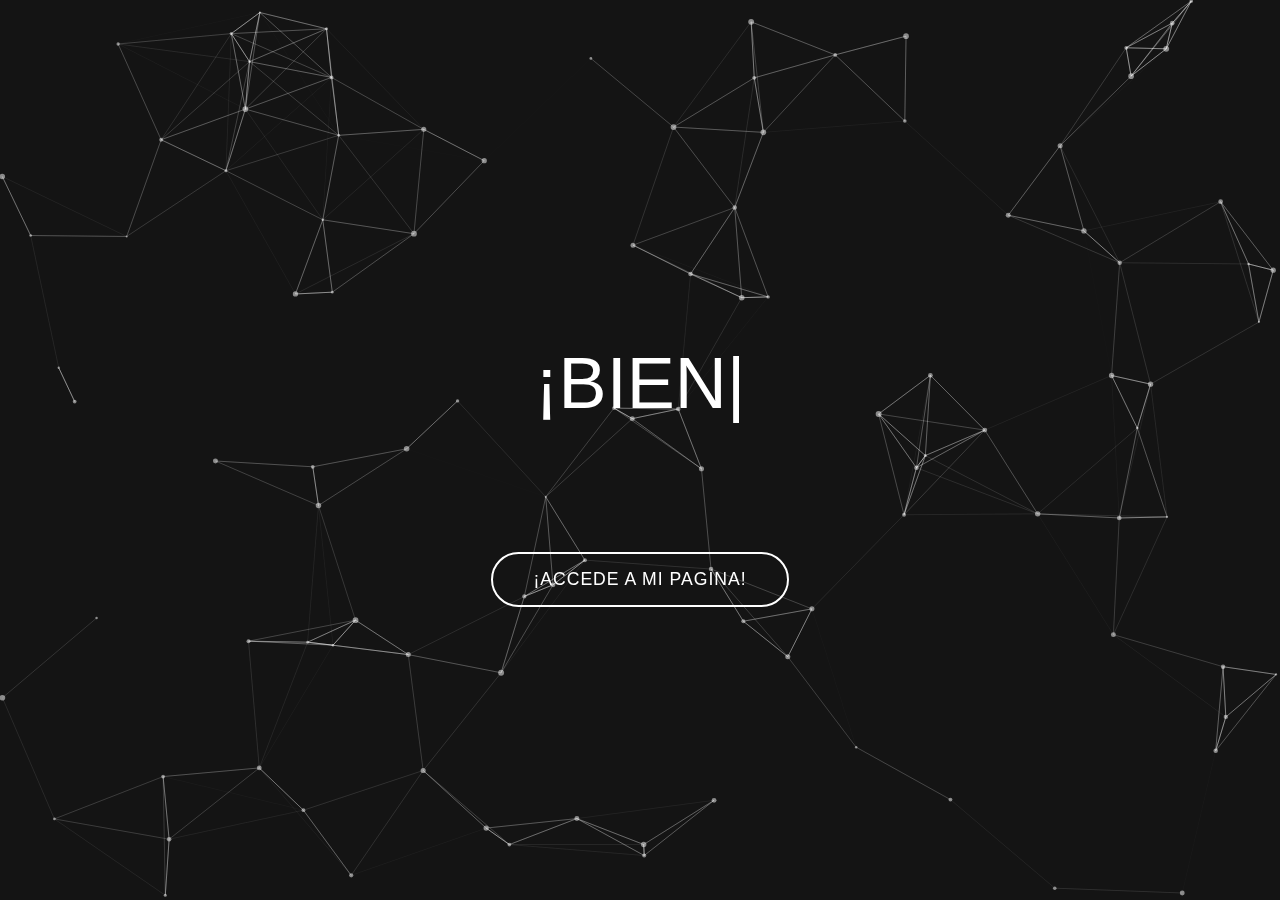
<file: index.html>
<!-- docs/index.html (MODIFICADO CON LA FUENTE SOURCE CODE PRO) -->
<!DOCTYPE html>
<html lang="es">
<head>
  <meta charset="UTF-8">
  <meta name="viewport" content="width=device-width, initial-scale=1.0">
  <title>Bienvenido | Portfolio de Iker Pazos</title>
  <link rel="stylesheet" href="stylesheets/extra.css">

  <!-- ======================================================= -->
  <!-- ==      CÓDIGO AÑADIDO PARA LA FUENTE 'SOURCE CODE PRO'      == -->
  <!-- ======================================================= -->
  <link rel="preconnect" href="https://fonts.googleapis.com">
  <link rel="preconnect" href="https://fonts.gstatic.com" crossorigin>
  <link href="https://fonts.googleapis.com/css2?family=Source+Code+Pro:wght@300;500&display=swap" rel="stylesheet">
  <!-- ======================================================= -->

</head>
<body class="splash-page">

  <!-- Contenedor de la pantalla de bienvenida -->
  <div id="splash-screen">
    <div class="splash-content">
      <h1>
        <span id="splash-text"></span>
      </h1>
      <a href="home/" id="enter-button">¡ACCEDE A MI PAGINA!</a>
    </div>
  </div>

  <!-- ¡ESTE DIV ES CRUCIAL PARA EL FONDO ANIMADO! -->
  <div id="tsparticles"></div>

  <!-- Scripts necesarios (deben estar al final del body) -->
  <script src="javascript/tsparticles.bundle.min.js"></script>
  <script src="javascript/particles-config.js"></script>
  <script src="javascript/typed.min.js"></script>
  <script src="javascript/splash.js"></script>

</body>
</html>
</file>
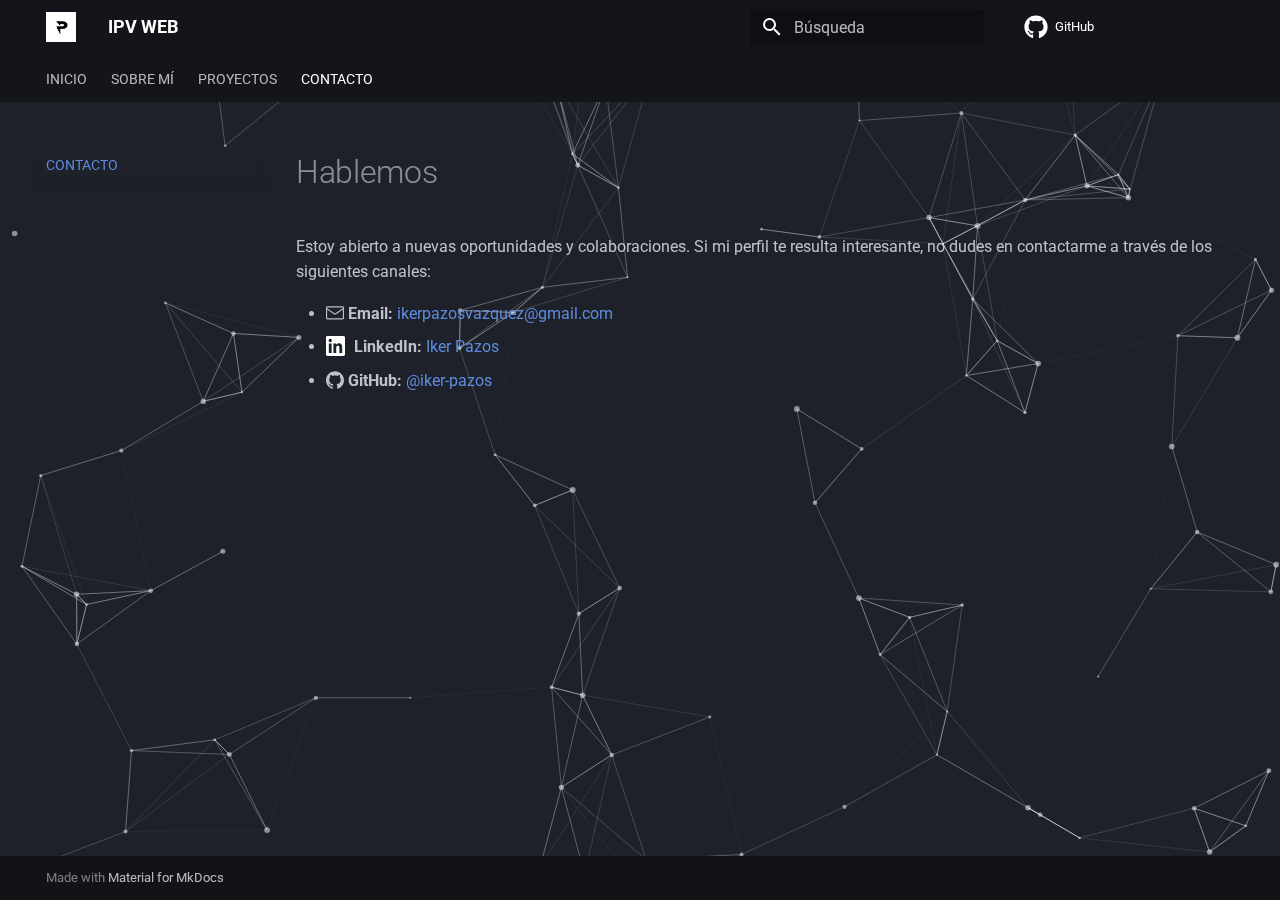
<file: contacto/index.html>
<!doctype html>
<html lang="es" class="no-js">
  <head>
    
      <meta charset="utf-8">
      <meta name="viewport" content="width=device-width,initial-scale=1">
      
        <meta name="description" content="Portfolio profesional y blog de Iker Pazos, especializado en desarrollo web.">
      
      
        <meta name="author" content="Iker Pazos">
      
      
      
        <link rel="prev" href="../proyectos/">
      
      
      
      <link rel="icon" href="../assets/favicon.png">
      <meta name="generator" content="mkdocs-1.6.1, mkdocs-material-9.6.20">
    
    
      
        <title>CONTACTO - IPV WEB</title>
      
    
    
      <link rel="stylesheet" href="../assets/stylesheets/main.e53b48f4.min.css">
      
        
        <link rel="stylesheet" href="../assets/stylesheets/palette.06af60db.min.css">
      
      


    
    
      
    
    
      
        
        
        <link rel="preconnect" href="https://fonts.gstatic.com" crossorigin>
        <link rel="stylesheet" href="https://fonts.googleapis.com/css?family=Roboto:300,300i,400,400i,700,700i%7CRoboto+Mono:400,400i,700,700i&display=fallback">
        <style>:root{--md-text-font:"Roboto";--md-code-font:"Roboto Mono"}</style>
      
    
    
      <link rel="stylesheet" href="../stylesheets/extra.css">
    
    <script>__md_scope=new URL("..",location),__md_hash=e=>[...e].reduce(((e,_)=>(e<<5)-e+_.charCodeAt(0)),0),__md_get=(e,_=localStorage,t=__md_scope)=>JSON.parse(_.getItem(t.pathname+"."+e)),__md_set=(e,_,t=localStorage,a=__md_scope)=>{try{t.setItem(a.pathname+"."+e,JSON.stringify(_))}catch(e){}}</script>
    
      

    
    
    
  </head>
  
  
    
    
      
    
    
    
    
    <body dir="ltr" data-md-color-scheme="slate" data-md-color-primary="black" data-md-color-accent="indigo">
  
    
    <input class="md-toggle" data-md-toggle="drawer" type="checkbox" id="__drawer" autocomplete="off">
    <input class="md-toggle" data-md-toggle="search" type="checkbox" id="__search" autocomplete="off">
    <label class="md-overlay" for="__drawer"></label>
    <div data-md-component="skip">
      
        
        <a href="#hablemos" class="md-skip">
          Saltar a contenido
        </a>
      
    </div>
    <div data-md-component="announce">
      
    </div>
    
    
      

<header class="md-header" data-md-component="header">
  <nav class="md-header__inner md-grid" aria-label="Cabecera">
    <a href=".." title="IPV WEB" class="md-header__button md-logo" aria-label="IPV WEB" data-md-component="logo">
      
  <img src="../assets/PBLANCA.png" alt="logo">

    </a>
    <label class="md-header__button md-icon" for="__drawer">
      
      <svg xmlns="http://www.w3.org/2000/svg" viewBox="0 0 24 24"><path d="M3 6h18v2H3zm0 5h18v2H3zm0 5h18v2H3z"/></svg>
    </label>
    <div class="md-header__title" data-md-component="header-title">
      <div class="md-header__ellipsis">
        <div class="md-header__topic">
          <span class="md-ellipsis">
            IPV WEB
          </span>
        </div>
        <div class="md-header__topic" data-md-component="header-topic">
          <span class="md-ellipsis">
            
              CONTACTO
            
          </span>
        </div>
      </div>
    </div>
    
      
        <form class="md-header__option" data-md-component="palette">
  
    
    
    
    <input class="md-option" data-md-color-media="" data-md-color-scheme="slate" data-md-color-primary="black" data-md-color-accent="indigo"  aria-hidden="true"  type="radio" name="__palette" id="__palette_0">
    
  
</form>
      
    
    
      <script>var palette=__md_get("__palette");if(palette&&palette.color){if("(prefers-color-scheme)"===palette.color.media){var media=matchMedia("(prefers-color-scheme: light)"),input=document.querySelector(media.matches?"[data-md-color-media='(prefers-color-scheme: light)']":"[data-md-color-media='(prefers-color-scheme: dark)']");palette.color.media=input.getAttribute("data-md-color-media"),palette.color.scheme=input.getAttribute("data-md-color-scheme"),palette.color.primary=input.getAttribute("data-md-color-primary"),palette.color.accent=input.getAttribute("data-md-color-accent")}for(var[key,value]of Object.entries(palette.color))document.body.setAttribute("data-md-color-"+key,value)}</script>
    
    
    
      
      
        <label class="md-header__button md-icon" for="__search">
          
          <svg xmlns="http://www.w3.org/2000/svg" viewBox="0 0 24 24"><path d="M9.5 3A6.5 6.5 0 0 1 16 9.5c0 1.61-.59 3.09-1.56 4.23l.27.27h.79l5 5-1.5 1.5-5-5v-.79l-.27-.27A6.52 6.52 0 0 1 9.5 16 6.5 6.5 0 0 1 3 9.5 6.5 6.5 0 0 1 9.5 3m0 2C7 5 5 7 5 9.5S7 14 9.5 14 14 12 14 9.5 12 5 9.5 5"/></svg>
        </label>
        <div class="md-search" data-md-component="search" role="dialog">
  <label class="md-search__overlay" for="__search"></label>
  <div class="md-search__inner" role="search">
    <form class="md-search__form" name="search">
      <input type="text" class="md-search__input" name="query" aria-label="Búsqueda" placeholder="Búsqueda" autocapitalize="off" autocorrect="off" autocomplete="off" spellcheck="false" data-md-component="search-query" required>
      <label class="md-search__icon md-icon" for="__search">
        
        <svg xmlns="http://www.w3.org/2000/svg" viewBox="0 0 24 24"><path d="M9.5 3A6.5 6.5 0 0 1 16 9.5c0 1.61-.59 3.09-1.56 4.23l.27.27h.79l5 5-1.5 1.5-5-5v-.79l-.27-.27A6.52 6.52 0 0 1 9.5 16 6.5 6.5 0 0 1 3 9.5 6.5 6.5 0 0 1 9.5 3m0 2C7 5 5 7 5 9.5S7 14 9.5 14 14 12 14 9.5 12 5 9.5 5"/></svg>
        
        <svg xmlns="http://www.w3.org/2000/svg" viewBox="0 0 24 24"><path d="M20 11v2H8l5.5 5.5-1.42 1.42L4.16 12l7.92-7.92L13.5 5.5 8 11z"/></svg>
      </label>
      <nav class="md-search__options" aria-label="Buscar">
        
        <button type="reset" class="md-search__icon md-icon" title="Limpiar" aria-label="Limpiar" tabindex="-1">
          
          <svg xmlns="http://www.w3.org/2000/svg" viewBox="0 0 24 24"><path d="M19 6.41 17.59 5 12 10.59 6.41 5 5 6.41 10.59 12 5 17.59 6.41 19 12 13.41 17.59 19 19 17.59 13.41 12z"/></svg>
        </button>
      </nav>
      
    </form>
    <div class="md-search__output">
      <div class="md-search__scrollwrap" tabindex="0" data-md-scrollfix>
        <div class="md-search-result" data-md-component="search-result">
          <div class="md-search-result__meta">
            Inicializando búsqueda
          </div>
          <ol class="md-search-result__list" role="presentation"></ol>
        </div>
      </div>
    </div>
  </div>
</div>
      
    
    
      <div class="md-header__source">
        <a href="https://github.com/iker-pazos/iker-pazos.github.io" title="Ir al repositorio" class="md-source" data-md-component="source">
  <div class="md-source__icon md-icon">
    
    <svg xmlns="http://www.w3.org/2000/svg" viewBox="0 0 512 512"><!--! Font Awesome Free 7.0.0 by @fontawesome - https://fontawesome.com License - https://fontawesome.com/license/free (Icons: CC BY 4.0, Fonts: SIL OFL 1.1, Code: MIT License) Copyright 2025 Fonticons, Inc.--><path d="M173.9 397.4c0 2-2.3 3.6-5.2 3.6-3.3.3-5.6-1.3-5.6-3.6 0-2 2.3-3.6 5.2-3.6 3-.3 5.6 1.3 5.6 3.6m-31.1-4.5c-.7 2 1.3 4.3 4.3 4.9 2.6 1 5.6 0 6.2-2s-1.3-4.3-4.3-5.2c-2.6-.7-5.5.3-6.2 2.3m44.2-1.7c-2.9.7-4.9 2.6-4.6 4.9.3 2 2.9 3.3 5.9 2.6 2.9-.7 4.9-2.6 4.6-4.6-.3-1.9-3-3.2-5.9-2.9M252.8 8C114.1 8 8 113.3 8 252c0 110.9 69.8 205.8 169.5 239.2 12.8 2.3 17.3-5.6 17.3-12.1 0-6.2-.3-40.4-.3-61.4 0 0-70 15-84.7-29.8 0 0-11.4-29.1-27.8-36.6 0 0-22.9-15.7 1.6-15.4 0 0 24.9 2 38.6 25.8 21.9 38.6 58.6 27.5 72.9 20.9 2.3-16 8.8-27.1 16-33.7-55.9-6.2-112.3-14.3-112.3-110.5 0-27.5 7.6-41.3 23.6-58.9-2.6-6.5-11.1-33.3 2.6-67.9 20.9-6.5 69 27 69 27 20-5.6 41.5-8.5 62.8-8.5s42.8 2.9 62.8 8.5c0 0 48.1-33.6 69-27 13.7 34.7 5.2 61.4 2.6 67.9 16 17.7 25.8 31.5 25.8 58.9 0 96.5-58.9 104.2-114.8 110.5 9.2 7.9 17 22.9 17 46.4 0 33.7-.3 75.4-.3 83.6 0 6.5 4.6 14.4 17.3 12.1C436.2 457.8 504 362.9 504 252 504 113.3 391.5 8 252.8 8M105.2 352.9c-1.3 1-1 3.3.7 5.2 1.6 1.6 3.9 2.3 5.2 1 1.3-1 1-3.3-.7-5.2-1.6-1.6-3.9-2.3-5.2-1m-10.8-8.1c-.7 1.3.3 2.9 2.3 3.9 1.6 1 3.6.7 4.3-.7.7-1.3-.3-2.9-2.3-3.9-2-.6-3.6-.3-4.3.7m32.4 35.6c-1.6 1.3-1 4.3 1.3 6.2 2.3 2.3 5.2 2.6 6.5 1 1.3-1.3.7-4.3-1.3-6.2-2.2-2.3-5.2-2.6-6.5-1m-11.4-14.7c-1.6 1-1.6 3.6 0 5.9s4.3 3.3 5.6 2.3c1.6-1.3 1.6-3.9 0-6.2-1.4-2.3-4-3.3-5.6-2"/></svg>
  </div>
  <div class="md-source__repository">
    GitHub
  </div>
</a>
      </div>
    
  </nav>
  
</header>
    
    <div class="md-container" data-md-component="container">
      
      
        
          
            
<nav class="md-tabs" aria-label="Pestañas" data-md-component="tabs">
  <div class="md-grid">
    <ul class="md-tabs__list">
      
        
  
  
  
  
    <li class="md-tabs__item">
      <a href="../home/" class="md-tabs__link">
        
  
  
    
  
  INICIO

      </a>
    </li>
  

      
        
  
  
  
  
    <li class="md-tabs__item">
      <a href="../sobre-mi/" class="md-tabs__link">
        
  
  
    
  
  SOBRE MÍ

      </a>
    </li>
  

      
        
  
  
  
  
    <li class="md-tabs__item">
      <a href="../proyectos/" class="md-tabs__link">
        
  
  
    
  
  PROYECTOS

      </a>
    </li>
  

      
        
  
  
  
    
  
  
    <li class="md-tabs__item md-tabs__item--active">
      <a href="./" class="md-tabs__link">
        
  
  
    
  
  CONTACTO

      </a>
    </li>
  

      
    </ul>
  </div>
</nav>
          
        
      
      <main class="md-main" data-md-component="main">
        <div class="md-main__inner md-grid">
          
            
              
              <div class="md-sidebar md-sidebar--primary" data-md-component="sidebar" data-md-type="navigation" >
                <div class="md-sidebar__scrollwrap">
                  <div class="md-sidebar__inner">
                    


  


  

<nav class="md-nav md-nav--primary md-nav--lifted md-nav--integrated" aria-label="Navegación" data-md-level="0">
  <label class="md-nav__title" for="__drawer">
    <a href=".." title="IPV WEB" class="md-nav__button md-logo" aria-label="IPV WEB" data-md-component="logo">
      
  <img src="../assets/PBLANCA.png" alt="logo">

    </a>
    IPV WEB
  </label>
  
    <div class="md-nav__source">
      <a href="https://github.com/iker-pazos/iker-pazos.github.io" title="Ir al repositorio" class="md-source" data-md-component="source">
  <div class="md-source__icon md-icon">
    
    <svg xmlns="http://www.w3.org/2000/svg" viewBox="0 0 512 512"><!--! Font Awesome Free 7.0.0 by @fontawesome - https://fontawesome.com License - https://fontawesome.com/license/free (Icons: CC BY 4.0, Fonts: SIL OFL 1.1, Code: MIT License) Copyright 2025 Fonticons, Inc.--><path d="M173.9 397.4c0 2-2.3 3.6-5.2 3.6-3.3.3-5.6-1.3-5.6-3.6 0-2 2.3-3.6 5.2-3.6 3-.3 5.6 1.3 5.6 3.6m-31.1-4.5c-.7 2 1.3 4.3 4.3 4.9 2.6 1 5.6 0 6.2-2s-1.3-4.3-4.3-5.2c-2.6-.7-5.5.3-6.2 2.3m44.2-1.7c-2.9.7-4.9 2.6-4.6 4.9.3 2 2.9 3.3 5.9 2.6 2.9-.7 4.9-2.6 4.6-4.6-.3-1.9-3-3.2-5.9-2.9M252.8 8C114.1 8 8 113.3 8 252c0 110.9 69.8 205.8 169.5 239.2 12.8 2.3 17.3-5.6 17.3-12.1 0-6.2-.3-40.4-.3-61.4 0 0-70 15-84.7-29.8 0 0-11.4-29.1-27.8-36.6 0 0-22.9-15.7 1.6-15.4 0 0 24.9 2 38.6 25.8 21.9 38.6 58.6 27.5 72.9 20.9 2.3-16 8.8-27.1 16-33.7-55.9-6.2-112.3-14.3-112.3-110.5 0-27.5 7.6-41.3 23.6-58.9-2.6-6.5-11.1-33.3 2.6-67.9 20.9-6.5 69 27 69 27 20-5.6 41.5-8.5 62.8-8.5s42.8 2.9 62.8 8.5c0 0 48.1-33.6 69-27 13.7 34.7 5.2 61.4 2.6 67.9 16 17.7 25.8 31.5 25.8 58.9 0 96.5-58.9 104.2-114.8 110.5 9.2 7.9 17 22.9 17 46.4 0 33.7-.3 75.4-.3 83.6 0 6.5 4.6 14.4 17.3 12.1C436.2 457.8 504 362.9 504 252 504 113.3 391.5 8 252.8 8M105.2 352.9c-1.3 1-1 3.3.7 5.2 1.6 1.6 3.9 2.3 5.2 1 1.3-1 1-3.3-.7-5.2-1.6-1.6-3.9-2.3-5.2-1m-10.8-8.1c-.7 1.3.3 2.9 2.3 3.9 1.6 1 3.6.7 4.3-.7.7-1.3-.3-2.9-2.3-3.9-2-.6-3.6-.3-4.3.7m32.4 35.6c-1.6 1.3-1 4.3 1.3 6.2 2.3 2.3 5.2 2.6 6.5 1 1.3-1.3.7-4.3-1.3-6.2-2.2-2.3-5.2-2.6-6.5-1m-11.4-14.7c-1.6 1-1.6 3.6 0 5.9s4.3 3.3 5.6 2.3c1.6-1.3 1.6-3.9 0-6.2-1.4-2.3-4-3.3-5.6-2"/></svg>
  </div>
  <div class="md-source__repository">
    GitHub
  </div>
</a>
    </div>
  
  <ul class="md-nav__list" data-md-scrollfix>
    
      
      
  
  
  
  
    <li class="md-nav__item">
      <a href="../home/" class="md-nav__link">
        
  
  
  <span class="md-ellipsis">
    INICIO
    
  </span>
  

      </a>
    </li>
  

    
      
      
  
  
  
  
    <li class="md-nav__item">
      <a href="../sobre-mi/" class="md-nav__link">
        
  
  
  <span class="md-ellipsis">
    SOBRE MÍ
    
  </span>
  

      </a>
    </li>
  

    
      
      
  
  
  
  
    <li class="md-nav__item">
      <a href="../proyectos/" class="md-nav__link">
        
  
  
  <span class="md-ellipsis">
    PROYECTOS
    
  </span>
  

      </a>
    </li>
  

    
      
      
  
  
    
  
  
  
    <li class="md-nav__item md-nav__item--active">
      
      <input class="md-nav__toggle md-toggle" type="checkbox" id="__toc">
      
      
        
      
      
      <a href="./" class="md-nav__link md-nav__link--active">
        
  
  
  <span class="md-ellipsis">
    CONTACTO
    
  </span>
  

      </a>
      
    </li>
  

    
  </ul>
</nav>
                  </div>
                </div>
              </div>
            
            
          
          
            <div class="md-content" data-md-component="content">
              <article class="md-content__inner md-typeset">
                
                  


  
  


<h1 id="hablemos">Hablemos</h1>
<p>Estoy abierto a nuevas oportunidades y colaboraciones. Si mi perfil te resulta interesante, no dudes en contactarme a través de los siguientes canales:</p>
<ul>
<li><span class="twemoji"><svg xmlns="http://www.w3.org/2000/svg" viewBox="0 0 24 24"><path d="M1.75 3h20.5c.966 0 1.75.784 1.75 1.75v14a1.75 1.75 0 0 1-1.75 1.75H1.75A1.75 1.75 0 0 1 0 18.75v-14C0 3.784.784 3 1.75 3M1.5 7.412V18.75c0 .138.112.25.25.25h20.5a.25.25 0 0 0 .25-.25V7.412l-9.52 6.433c-.592.4-1.368.4-1.96 0Zm0-2.662v.852l10.36 7a.25.25 0 0 0 .28 0l10.36-7V4.75a.25.25 0 0 0-.25-.25H1.75a.25.25 0 0 0-.25.25"/></svg></span> <strong>Email:</strong> <a href="mailto:tu.email@ejemplo.com">ikerpazosvazquez@gmail.com</a></li>
<li><img src="../assets/icons/linkedin.svg" class="icon" /> <strong>LinkedIn:</strong> <a href="https://www.linkedin.com/in/tu-perfil-de-linkedin">Iker Pazos</a></li>
<li><span class="twemoji"><svg xmlns="http://www.w3.org/2000/svg" viewBox="0 0 24 24"><path d="M12 .297c-6.63 0-12 5.373-12 12 0 5.303 3.438 9.8 8.205 11.385.6.113.82-.258.82-.577 0-.285-.01-1.04-.015-2.04-3.338.724-4.042-1.61-4.042-1.61C4.422 18.07 3.633 17.7 3.633 17.7c-1.087-.744.084-.729.084-.729 1.205.084 1.838 1.236 1.838 1.236 1.07 1.835 2.809 1.305 3.495.998.108-.776.417-1.305.76-1.605-2.665-.3-5.466-1.332-5.466-5.93 0-1.31.465-2.38 1.235-3.22-.135-.303-.54-1.523.105-3.176 0 0 1.005-.322 3.3 1.23.96-.267 1.98-.399 3-.405 1.02.006 2.04.138 3 .405 2.28-1.552 3.285-1.23 3.285-1.23.645 1.653.24 2.873.12 3.176.765.84 1.23 1.91 1.23 3.22 0 4.61-2.805 5.625-5.475 5.92.42.36.81 1.096.81 2.22 0 1.606-.015 2.896-.015 3.286 0 .315.21.69.825.57C20.565 22.092 24 17.592 24 12.297c0-6.627-5.373-12-12-12"/></svg></span> <strong>GitHub:</strong> <a href="https://github.com/iker-pazos">@iker-pazos</a></li>
</ul>












                
              </article>
            </div>
          
          
<script>var target=document.getElementById(location.hash.slice(1));target&&target.name&&(target.checked=target.name.startsWith("__tabbed_"))</script>
        </div>
        
          <button type="button" class="md-top md-icon" data-md-component="top" hidden>
  
  <svg xmlns="http://www.w3.org/2000/svg" viewBox="0 0 24 24"><path d="M13 20h-2V8l-5.5 5.5-1.42-1.42L12 4.16l7.92 7.92-1.42 1.42L13 8z"/></svg>
  Volver al principio
</button>
        
      </main>
      
        <footer class="md-footer">
  
  <div class="md-footer-meta md-typeset">
    <div class="md-footer-meta__inner md-grid">
      <div class="md-copyright">
  
  
    Made with
    <a href="https://squidfunk.github.io/mkdocs-material/" target="_blank" rel="noopener">
      Material for MkDocs
    </a>
  
</div>
      
    </div>
  </div>
</footer>
      
    </div>
    <div class="md-dialog" data-md-component="dialog">
      <div class="md-dialog__inner md-typeset"></div>
    </div>
    
    
    
      
      <script id="__config" type="application/json">{"base": "..", "features": ["header.autohide", "navigation.tabs", "navigation.tracking", "navigation.instant", "navigation.instant.animation", "navigation.top", "toc.integrate", "announce.dismiss"], "search": "../assets/javascripts/workers/search.973d3a69.min.js", "tags": null, "translations": {"clipboard.copied": "Copiado al portapapeles", "clipboard.copy": "Copiar al portapapeles", "search.result.more.one": "1 m\u00e1s en esta p\u00e1gina", "search.result.more.other": "# m\u00e1s en esta p\u00e1gina", "search.result.none": "No se encontraron documentos", "search.result.one": "1 documento encontrado", "search.result.other": "# documentos encontrados", "search.result.placeholder": "Teclee para comenzar b\u00fasqueda", "search.result.term.missing": "Falta", "select.version": "Seleccionar versi\u00f3n"}, "version": null}</script>
    
    
      <script src="../assets/javascripts/bundle.f55a23d4.min.js"></script>
      
        <script src="../javascript/tsparticles.bundle.min.js"></script>
      
        <script src="../javascript/particles-config.js"></script>
      
    
  </body>
</html>
</file>
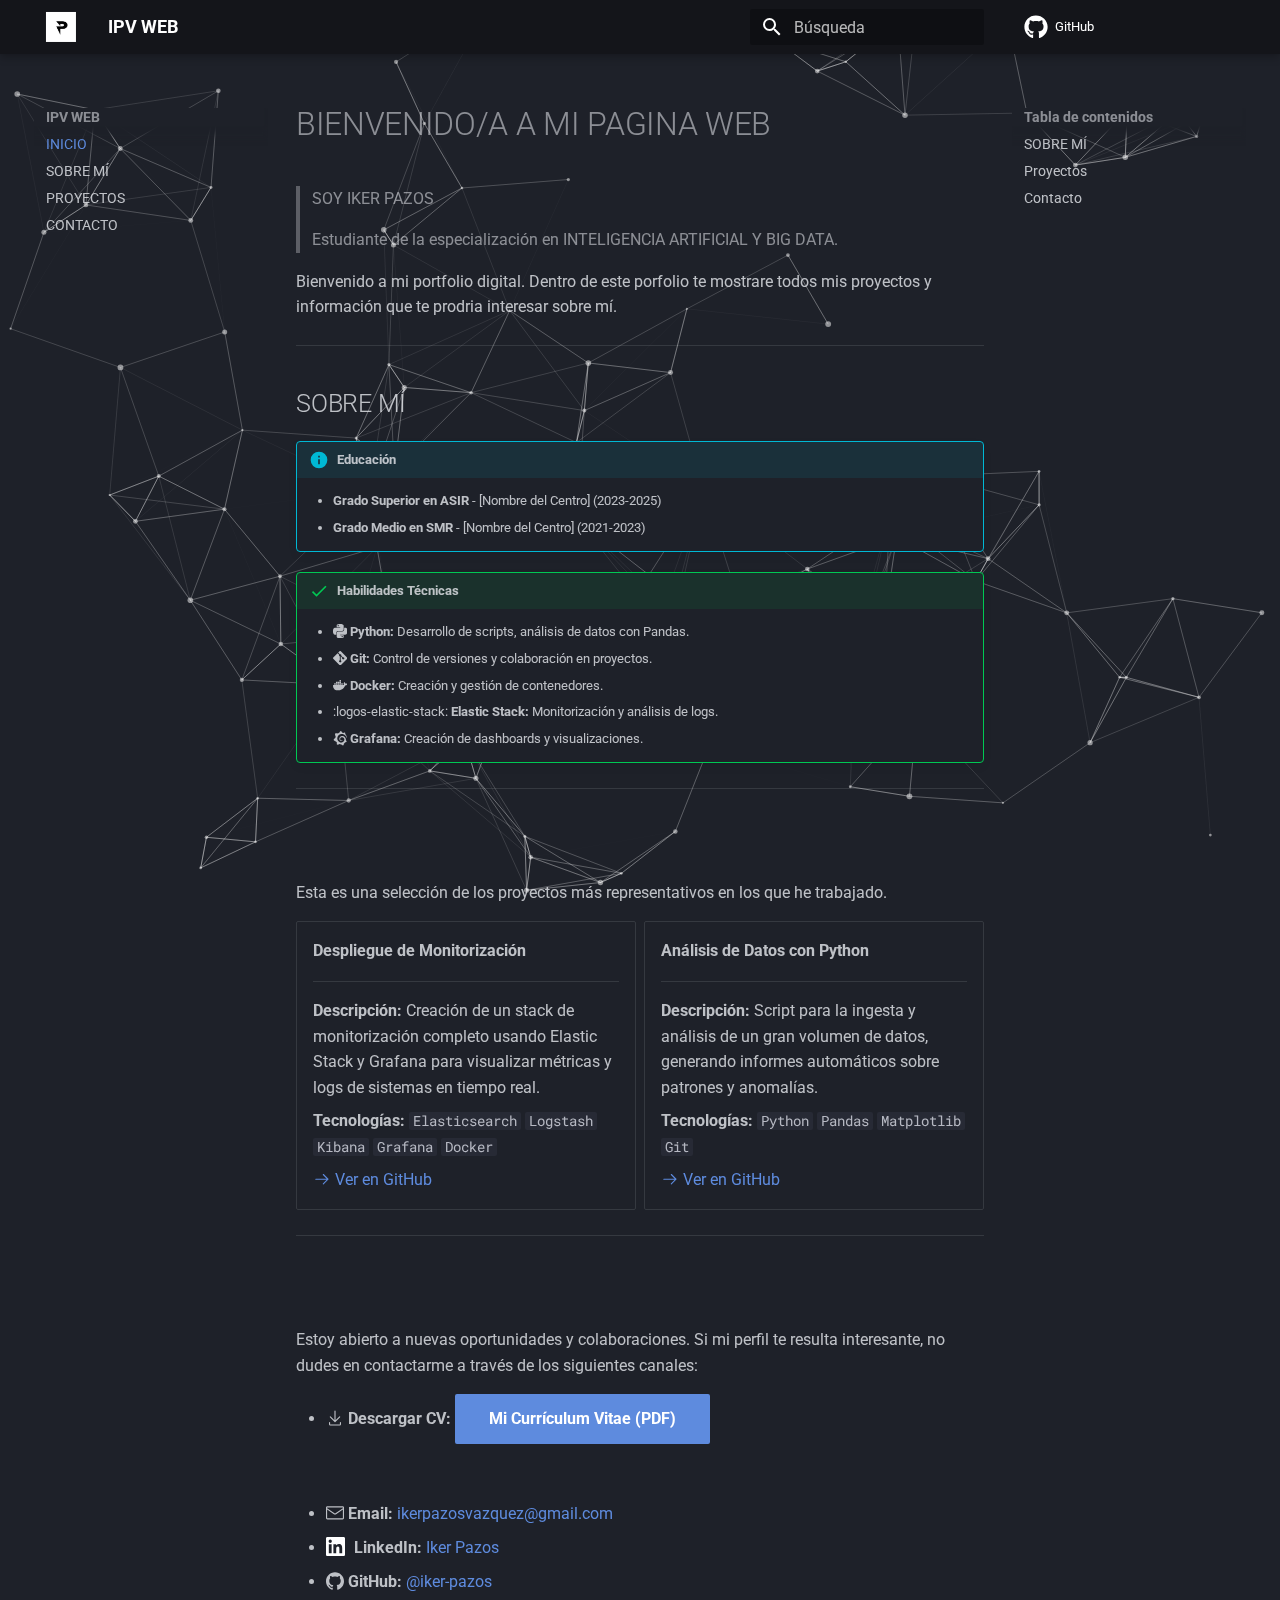
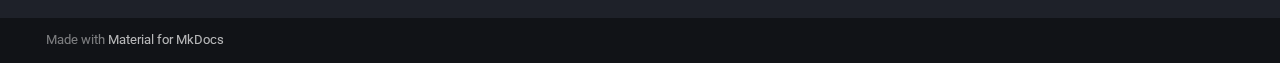
<file: home/index.html>
<!doctype html>
<html lang="es" class="no-js">
  <head>
    
      <meta charset="utf-8">
      <meta name="viewport" content="width=device-width,initial-scale=1">
      
        <meta name="description" content="Portfolio profesional y blog de Iker Pazos, especializado en desarrollo web.">
      
      
        <meta name="author" content="Iker Pazos">
      
      
      
      
      
      <link rel="icon" href="../assets/favicon.png">
      <meta name="generator" content="mkdocs-1.6.1, mkdocs-material-9.6.20">
    
    
      
        <title>INICIO - IPV WEB</title>
      
    
    
      <link rel="stylesheet" href="../assets/stylesheets/main.e53b48f4.min.css">
      
        
        <link rel="stylesheet" href="../assets/stylesheets/palette.06af60db.min.css">
      
      


    
    
      
    
    
      
        
        
        <link rel="preconnect" href="https://fonts.gstatic.com" crossorigin>
        <link rel="stylesheet" href="https://fonts.googleapis.com/css?family=Roboto:300,300i,400,400i,700,700i%7CRoboto+Mono:400,400i,700,700i&display=fallback">
        <style>:root{--md-text-font:"Roboto";--md-code-font:"Roboto Mono"}</style>
      
    
    
      <link rel="stylesheet" href="https://unpkg.com/aos@next/dist/aos.css">
    
      <link rel="stylesheet" href="../stylesheets/extra.css">
    
    <script>__md_scope=new URL("..",location),__md_hash=e=>[...e].reduce(((e,_)=>(e<<5)-e+_.charCodeAt(0)),0),__md_get=(e,_=localStorage,t=__md_scope)=>JSON.parse(_.getItem(t.pathname+"."+e)),__md_set=(e,_,t=localStorage,a=__md_scope)=>{try{t.setItem(a.pathname+"."+e,JSON.stringify(_))}catch(e){}}</script>
    
      

    
    
    
  </head>
  
  
    
    
      
    
    
    
    
    <body dir="ltr" data-md-color-scheme="slate" data-md-color-primary="black" data-md-color-accent="indigo">
  
    
    <input class="md-toggle" data-md-toggle="drawer" type="checkbox" id="__drawer" autocomplete="off">
    <input class="md-toggle" data-md-toggle="search" type="checkbox" id="__search" autocomplete="off">
    <label class="md-overlay" for="__drawer"></label>
    <div data-md-component="skip">
      
        
        <a href="#bienvenidoa-a-mi-pagina-web" class="md-skip">
          Saltar a contenido
        </a>
      
    </div>
    <div data-md-component="announce">
      
    </div>
    
    
      

  

<header class="md-header md-header--shadow" data-md-component="header">
  <nav class="md-header__inner md-grid" aria-label="Cabecera">
    <a href=".." title="IPV WEB" class="md-header__button md-logo" aria-label="IPV WEB" data-md-component="logo">
      
  <img src="../assets/PBLANCA.png" alt="logo">

    </a>
    <label class="md-header__button md-icon" for="__drawer">
      
      <svg xmlns="http://www.w3.org/2000/svg" viewBox="0 0 24 24"><path d="M3 6h18v2H3zm0 5h18v2H3zm0 5h18v2H3z"/></svg>
    </label>
    <div class="md-header__title" data-md-component="header-title">
      <div class="md-header__ellipsis">
        <div class="md-header__topic">
          <span class="md-ellipsis">
            IPV WEB
          </span>
        </div>
        <div class="md-header__topic" data-md-component="header-topic">
          <span class="md-ellipsis">
            
              INICIO
            
          </span>
        </div>
      </div>
    </div>
    
      
        <form class="md-header__option" data-md-component="palette">
  
    
    
    
    <input class="md-option" data-md-color-media="" data-md-color-scheme="slate" data-md-color-primary="black" data-md-color-accent="indigo"  aria-hidden="true"  type="radio" name="__palette" id="__palette_0">
    
  
</form>
      
    
    
      <script>var palette=__md_get("__palette");if(palette&&palette.color){if("(prefers-color-scheme)"===palette.color.media){var media=matchMedia("(prefers-color-scheme: light)"),input=document.querySelector(media.matches?"[data-md-color-media='(prefers-color-scheme: light)']":"[data-md-color-media='(prefers-color-scheme: dark)']");palette.color.media=input.getAttribute("data-md-color-media"),palette.color.scheme=input.getAttribute("data-md-color-scheme"),palette.color.primary=input.getAttribute("data-md-color-primary"),palette.color.accent=input.getAttribute("data-md-color-accent")}for(var[key,value]of Object.entries(palette.color))document.body.setAttribute("data-md-color-"+key,value)}</script>
    
    
    
      
      
        <label class="md-header__button md-icon" for="__search">
          
          <svg xmlns="http://www.w3.org/2000/svg" viewBox="0 0 24 24"><path d="M9.5 3A6.5 6.5 0 0 1 16 9.5c0 1.61-.59 3.09-1.56 4.23l.27.27h.79l5 5-1.5 1.5-5-5v-.79l-.27-.27A6.52 6.52 0 0 1 9.5 16 6.5 6.5 0 0 1 3 9.5 6.5 6.5 0 0 1 9.5 3m0 2C7 5 5 7 5 9.5S7 14 9.5 14 14 12 14 9.5 12 5 9.5 5"/></svg>
        </label>
        <div class="md-search" data-md-component="search" role="dialog">
  <label class="md-search__overlay" for="__search"></label>
  <div class="md-search__inner" role="search">
    <form class="md-search__form" name="search">
      <input type="text" class="md-search__input" name="query" aria-label="Búsqueda" placeholder="Búsqueda" autocapitalize="off" autocorrect="off" autocomplete="off" spellcheck="false" data-md-component="search-query" required>
      <label class="md-search__icon md-icon" for="__search">
        
        <svg xmlns="http://www.w3.org/2000/svg" viewBox="0 0 24 24"><path d="M9.5 3A6.5 6.5 0 0 1 16 9.5c0 1.61-.59 3.09-1.56 4.23l.27.27h.79l5 5-1.5 1.5-5-5v-.79l-.27-.27A6.52 6.52 0 0 1 9.5 16 6.5 6.5 0 0 1 3 9.5 6.5 6.5 0 0 1 9.5 3m0 2C7 5 5 7 5 9.5S7 14 9.5 14 14 12 14 9.5 12 5 9.5 5"/></svg>
        
        <svg xmlns="http://www.w3.org/2000/svg" viewBox="0 0 24 24"><path d="M20 11v2H8l5.5 5.5-1.42 1.42L4.16 12l7.92-7.92L13.5 5.5 8 11z"/></svg>
      </label>
      <nav class="md-search__options" aria-label="Buscar">
        
        <button type="reset" class="md-search__icon md-icon" title="Limpiar" aria-label="Limpiar" tabindex="-1">
          
          <svg xmlns="http://www.w3.org/2000/svg" viewBox="0 0 24 24"><path d="M19 6.41 17.59 5 12 10.59 6.41 5 5 6.41 10.59 12 5 17.59 6.41 19 12 13.41 17.59 19 19 17.59 13.41 12z"/></svg>
        </button>
      </nav>
      
    </form>
    <div class="md-search__output">
      <div class="md-search__scrollwrap" tabindex="0" data-md-scrollfix>
        <div class="md-search-result" data-md-component="search-result">
          <div class="md-search-result__meta">
            Inicializando búsqueda
          </div>
          <ol class="md-search-result__list" role="presentation"></ol>
        </div>
      </div>
    </div>
  </div>
</div>
      
    
    
      <div class="md-header__source">
        <a href="https://github.com/iker-pazos/iker-pazos.github.io" title="Ir al repositorio" class="md-source" data-md-component="source">
  <div class="md-source__icon md-icon">
    
    <svg xmlns="http://www.w3.org/2000/svg" viewBox="0 0 512 512"><!--! Font Awesome Free 7.0.0 by @fontawesome - https://fontawesome.com License - https://fontawesome.com/license/free (Icons: CC BY 4.0, Fonts: SIL OFL 1.1, Code: MIT License) Copyright 2025 Fonticons, Inc.--><path d="M173.9 397.4c0 2-2.3 3.6-5.2 3.6-3.3.3-5.6-1.3-5.6-3.6 0-2 2.3-3.6 5.2-3.6 3-.3 5.6 1.3 5.6 3.6m-31.1-4.5c-.7 2 1.3 4.3 4.3 4.9 2.6 1 5.6 0 6.2-2s-1.3-4.3-4.3-5.2c-2.6-.7-5.5.3-6.2 2.3m44.2-1.7c-2.9.7-4.9 2.6-4.6 4.9.3 2 2.9 3.3 5.9 2.6 2.9-.7 4.9-2.6 4.6-4.6-.3-1.9-3-3.2-5.9-2.9M252.8 8C114.1 8 8 113.3 8 252c0 110.9 69.8 205.8 169.5 239.2 12.8 2.3 17.3-5.6 17.3-12.1 0-6.2-.3-40.4-.3-61.4 0 0-70 15-84.7-29.8 0 0-11.4-29.1-27.8-36.6 0 0-22.9-15.7 1.6-15.4 0 0 24.9 2 38.6 25.8 21.9 38.6 58.6 27.5 72.9 20.9 2.3-16 8.8-27.1 16-33.7-55.9-6.2-112.3-14.3-112.3-110.5 0-27.5 7.6-41.3 23.6-58.9-2.6-6.5-11.1-33.3 2.6-67.9 20.9-6.5 69 27 69 27 20-5.6 41.5-8.5 62.8-8.5s42.8 2.9 62.8 8.5c0 0 48.1-33.6 69-27 13.7 34.7 5.2 61.4 2.6 67.9 16 17.7 25.8 31.5 25.8 58.9 0 96.5-58.9 104.2-114.8 110.5 9.2 7.9 17 22.9 17 46.4 0 33.7-.3 75.4-.3 83.6 0 6.5 4.6 14.4 17.3 12.1C436.2 457.8 504 362.9 504 252 504 113.3 391.5 8 252.8 8M105.2 352.9c-1.3 1-1 3.3.7 5.2 1.6 1.6 3.9 2.3 5.2 1 1.3-1 1-3.3-.7-5.2-1.6-1.6-3.9-2.3-5.2-1m-10.8-8.1c-.7 1.3.3 2.9 2.3 3.9 1.6 1 3.6.7 4.3-.7.7-1.3-.3-2.9-2.3-3.9-2-.6-3.6-.3-4.3.7m32.4 35.6c-1.6 1.3-1 4.3 1.3 6.2 2.3 2.3 5.2 2.6 6.5 1 1.3-1.3.7-4.3-1.3-6.2-2.2-2.3-5.2-2.6-6.5-1m-11.4-14.7c-1.6 1-1.6 3.6 0 5.9s4.3 3.3 5.6 2.3c1.6-1.3 1.6-3.9 0-6.2-1.4-2.3-4-3.3-5.6-2"/></svg>
  </div>
  <div class="md-source__repository">
    GitHub
  </div>
</a>
      </div>
    
  </nav>
  
</header>
    
    <div class="md-container" data-md-component="container">
      
      
        
          
        
      
      <main class="md-main" data-md-component="main">
        <div class="md-main__inner md-grid">
          
            
              
              <div class="md-sidebar md-sidebar--primary" data-md-component="sidebar" data-md-type="navigation" >
                <div class="md-sidebar__scrollwrap">
                  <div class="md-sidebar__inner">
                    



<nav class="md-nav md-nav--primary" aria-label="Navegación" data-md-level="0">
  <label class="md-nav__title" for="__drawer">
    <a href=".." title="IPV WEB" class="md-nav__button md-logo" aria-label="IPV WEB" data-md-component="logo">
      
  <img src="../assets/PBLANCA.png" alt="logo">

    </a>
    IPV WEB
  </label>
  
    <div class="md-nav__source">
      <a href="https://github.com/iker-pazos/iker-pazos.github.io" title="Ir al repositorio" class="md-source" data-md-component="source">
  <div class="md-source__icon md-icon">
    
    <svg xmlns="http://www.w3.org/2000/svg" viewBox="0 0 512 512"><!--! Font Awesome Free 7.0.0 by @fontawesome - https://fontawesome.com License - https://fontawesome.com/license/free (Icons: CC BY 4.0, Fonts: SIL OFL 1.1, Code: MIT License) Copyright 2025 Fonticons, Inc.--><path d="M173.9 397.4c0 2-2.3 3.6-5.2 3.6-3.3.3-5.6-1.3-5.6-3.6 0-2 2.3-3.6 5.2-3.6 3-.3 5.6 1.3 5.6 3.6m-31.1-4.5c-.7 2 1.3 4.3 4.3 4.9 2.6 1 5.6 0 6.2-2s-1.3-4.3-4.3-5.2c-2.6-.7-5.5.3-6.2 2.3m44.2-1.7c-2.9.7-4.9 2.6-4.6 4.9.3 2 2.9 3.3 5.9 2.6 2.9-.7 4.9-2.6 4.6-4.6-.3-1.9-3-3.2-5.9-2.9M252.8 8C114.1 8 8 113.3 8 252c0 110.9 69.8 205.8 169.5 239.2 12.8 2.3 17.3-5.6 17.3-12.1 0-6.2-.3-40.4-.3-61.4 0 0-70 15-84.7-29.8 0 0-11.4-29.1-27.8-36.6 0 0-22.9-15.7 1.6-15.4 0 0 24.9 2 38.6 25.8 21.9 38.6 58.6 27.5 72.9 20.9 2.3-16 8.8-27.1 16-33.7-55.9-6.2-112.3-14.3-112.3-110.5 0-27.5 7.6-41.3 23.6-58.9-2.6-6.5-11.1-33.3 2.6-67.9 20.9-6.5 69 27 69 27 20-5.6 41.5-8.5 62.8-8.5s42.8 2.9 62.8 8.5c0 0 48.1-33.6 69-27 13.7 34.7 5.2 61.4 2.6 67.9 16 17.7 25.8 31.5 25.8 58.9 0 96.5-58.9 104.2-114.8 110.5 9.2 7.9 17 22.9 17 46.4 0 33.7-.3 75.4-.3 83.6 0 6.5 4.6 14.4 17.3 12.1C436.2 457.8 504 362.9 504 252 504 113.3 391.5 8 252.8 8M105.2 352.9c-1.3 1-1 3.3.7 5.2 1.6 1.6 3.9 2.3 5.2 1 1.3-1 1-3.3-.7-5.2-1.6-1.6-3.9-2.3-5.2-1m-10.8-8.1c-.7 1.3.3 2.9 2.3 3.9 1.6 1 3.6.7 4.3-.7.7-1.3-.3-2.9-2.3-3.9-2-.6-3.6-.3-4.3.7m32.4 35.6c-1.6 1.3-1 4.3 1.3 6.2 2.3 2.3 5.2 2.6 6.5 1 1.3-1.3.7-4.3-1.3-6.2-2.2-2.3-5.2-2.6-6.5-1m-11.4-14.7c-1.6 1-1.6 3.6 0 5.9s4.3 3.3 5.6 2.3c1.6-1.3 1.6-3.9 0-6.2-1.4-2.3-4-3.3-5.6-2"/></svg>
  </div>
  <div class="md-source__repository">
    GitHub
  </div>
</a>
    </div>
  
  <ul class="md-nav__list" data-md-scrollfix>
    
      
      
  
  
    
  
  
  
    <li class="md-nav__item md-nav__item--active">
      
      <input class="md-nav__toggle md-toggle" type="checkbox" id="__toc">
      
      
        
      
      
        <label class="md-nav__link md-nav__link--active" for="__toc">
          
  
  
  <span class="md-ellipsis">
    INICIO
    
  </span>
  

          <span class="md-nav__icon md-icon"></span>
        </label>
      
      <a href="./" class="md-nav__link md-nav__link--active">
        
  
  
  <span class="md-ellipsis">
    INICIO
    
  </span>
  

      </a>
      
        

<nav class="md-nav md-nav--secondary" aria-label="Tabla de contenidos">
  
  
  
    
  
  
    <label class="md-nav__title" for="__toc">
      <span class="md-nav__icon md-icon"></span>
      Tabla de contenidos
    </label>
    <ul class="md-nav__list" data-md-component="toc" data-md-scrollfix>
      
        <li class="md-nav__item">
  <a href="#sobre-mi" class="md-nav__link">
    <span class="md-ellipsis">
      SOBRE MÍ
    </span>
  </a>
  
</li>
      
        <li class="md-nav__item">
  <a href="#proyectos" class="md-nav__link">
    <span class="md-ellipsis">
      Proyectos
    </span>
  </a>
  
</li>
      
        <li class="md-nav__item">
  <a href="#contacto" class="md-nav__link">
    <span class="md-ellipsis">
      Contacto
    </span>
  </a>
  
</li>
      
    </ul>
  
</nav>
      
    </li>
  

    
      
      
  
  
  
  
    <li class="md-nav__item">
      <a href="../home.md#sobre-mi" class="md-nav__link">
        
  
  
  <span class="md-ellipsis">
    SOBRE MÍ
    
  </span>
  

      </a>
    </li>
  

    
      
      
  
  
  
  
    <li class="md-nav__item">
      <a href="../home.md#proyectos" class="md-nav__link">
        
  
  
  <span class="md-ellipsis">
    PROYECTOS
    
  </span>
  

      </a>
    </li>
  

    
      
      
  
  
  
  
    <li class="md-nav__item">
      <a href="../home.md#contacto" class="md-nav__link">
        
  
  
  <span class="md-ellipsis">
    CONTACTO
    
  </span>
  

      </a>
    </li>
  

    
  </ul>
</nav>
                  </div>
                </div>
              </div>
            
            
              
              <div class="md-sidebar md-sidebar--secondary" data-md-component="sidebar" data-md-type="toc" >
                <div class="md-sidebar__scrollwrap">
                  <div class="md-sidebar__inner">
                    

<nav class="md-nav md-nav--secondary" aria-label="Tabla de contenidos">
  
  
  
    
  
  
    <label class="md-nav__title" for="__toc">
      <span class="md-nav__icon md-icon"></span>
      Tabla de contenidos
    </label>
    <ul class="md-nav__list" data-md-component="toc" data-md-scrollfix>
      
        <li class="md-nav__item">
  <a href="#sobre-mi" class="md-nav__link">
    <span class="md-ellipsis">
      SOBRE MÍ
    </span>
  </a>
  
</li>
      
        <li class="md-nav__item">
  <a href="#proyectos" class="md-nav__link">
    <span class="md-ellipsis">
      Proyectos
    </span>
  </a>
  
</li>
      
        <li class="md-nav__item">
  <a href="#contacto" class="md-nav__link">
    <span class="md-ellipsis">
      Contacto
    </span>
  </a>
  
</li>
      
    </ul>
  
</nav>
                  </div>
                </div>
              </div>
            
          
          
            <div class="md-content" data-md-component="content">
              <article class="md-content__inner md-typeset">
                
                  


  
  


<h1 id="bienvenidoa-a-mi-pagina-web">BIENVENIDO/A A MI PAGINA WEB</h1>
<blockquote>
<p>SOY IKER PAZOS  </p>
<p>Estudiante de la especialización en INTELIGENCIA ARTIFICIAL Y BIG DATA.</p>
</blockquote>
<p>Bienvenido a mi portfolio digital. Dentro de este porfolio te mostrare todos mis proyectos y información que te prodria interesar sobre mí. </p>
<hr />
<h2 data-aos="fade-up" id="sobre-mi">SOBRE MÍ</h2>
<div class="admonition info">
<p class="admonition-title">Educación</p>
<ul>
<li><strong>Grado Superior en ASIR</strong> - [Nombre del Centro] (2023-2025)</li>
<li><strong>Grado Medio en SMR</strong> - [Nombre del Centro] (2021-2023)</li>
</ul>
</div>
<div class="admonition success">
<p class="admonition-title">Habilidades Técnicas</p>
<ul>
<li><span class="twemoji"><svg xmlns="http://www.w3.org/2000/svg" viewBox="0 0 24 24"><path d="m14.25.18.9.2.73.26.59.3.45.32.34.34.25.34.16.33.1.3.04.26.02.2-.01.13V8.5l-.05.63-.13.55-.21.46-.26.38-.3.31-.33.25-.35.19-.35.14-.33.1-.3.07-.26.04-.21.02H8.77l-.69.05-.59.14-.5.22-.41.27-.33.32-.27.35-.2.36-.15.37-.1.35-.07.32-.04.27-.02.21v3.06H3.17l-.21-.03-.28-.07-.32-.12-.35-.18-.36-.26-.36-.36-.35-.46-.32-.59-.28-.73-.21-.88-.14-1.05-.05-1.23.06-1.22.16-1.04.24-.87.32-.71.36-.57.4-.44.42-.33.42-.24.4-.16.36-.1.32-.05.24-.01h.16l.06.01h8.16v-.83H6.18l-.01-2.75-.02-.37.05-.34.11-.31.17-.28.25-.26.31-.23.38-.2.44-.18.51-.15.58-.12.64-.1.71-.06.77-.04.84-.02 1.27.05zm-6.3 1.98-.23.33-.08.41.08.41.23.34.33.22.41.09.41-.09.33-.22.23-.34.08-.41-.08-.41-.23-.33-.33-.22-.41-.09-.41.09zm13.09 3.95.28.06.32.12.35.18.36.27.36.35.35.47.32.59.28.73.21.88.14 1.04.05 1.23-.06 1.23-.16 1.04-.24.86-.32.71-.36.57-.4.45-.42.33-.42.24-.4.16-.36.09-.32.05-.24.02-.16-.01h-8.22v.82h5.84l.01 2.76.02.36-.05.34-.11.31-.17.29-.25.25-.31.24-.38.2-.44.17-.51.15-.58.13-.64.09-.71.07-.77.04-.84.01-1.27-.04-1.07-.14-.9-.2-.73-.25-.59-.3-.45-.33-.34-.34-.25-.34-.16-.33-.1-.3-.04-.25-.02-.2.01-.13v-5.34l.05-.64.13-.54.21-.46.26-.38.3-.32.33-.24.35-.2.35-.14.33-.1.3-.06.26-.04.21-.02.13-.01h5.84l.69-.05.59-.14.5-.21.41-.28.33-.32.27-.35.2-.36.15-.36.1-.35.07-.32.04-.28.02-.21V6.07h2.09l.14.01zm-6.47 14.25-.23.33-.08.41.08.41.23.33.33.23.41.08.41-.08.33-.23.23-.33.08-.41-.08-.41-.23-.33-.33-.23-.41-.08-.41.08z"/></svg></span> <strong>Python:</strong> Desarrollo de scripts, análisis de datos con Pandas.</li>
<li><span class="twemoji"><svg xmlns="http://www.w3.org/2000/svg" viewBox="0 0 24 24"><path d="M23.546 10.93 13.067.452a1.55 1.55 0 0 0-2.188 0L8.708 2.627l2.76 2.76a1.838 1.838 0 0 1 2.327 2.341l2.658 2.66a1.838 1.838 0 0 1 1.9 3.039 1.837 1.837 0 0 1-2.6 0 1.85 1.85 0 0 1-.404-1.996L12.86 8.955v6.525c.176.086.342.203.488.348a1.85 1.85 0 0 1 0 2.6 1.844 1.844 0 0 1-2.609 0 1.834 1.834 0 0 1 0-2.598c.182-.18.387-.316.605-.406V8.835a1.834 1.834 0 0 1-.996-2.41L7.636 3.7.45 10.881c-.6.605-.6 1.584 0 2.189l10.48 10.477a1.545 1.545 0 0 0 2.186 0l10.43-10.43a1.544 1.544 0 0 0 0-2.187"/></svg></span> <strong>Git:</strong> Control de versiones y colaboración en proyectos.</li>
<li><span class="twemoji"><svg xmlns="http://www.w3.org/2000/svg" viewBox="0 0 24 24"><path d="M13.983 11.078h2.119a.186.186 0 0 0 .186-.185V9.006a.186.186 0 0 0-.186-.186h-2.119a.185.185 0 0 0-.185.185v1.888c0 .102.083.185.185.185m-2.954-5.43h2.118a.186.186 0 0 0 .186-.186V3.574a.186.186 0 0 0-.186-.185h-2.118a.185.185 0 0 0-.185.185v1.888c0 .102.082.185.185.185m0 2.716h2.118a.187.187 0 0 0 .186-.186V6.29a.186.186 0 0 0-.186-.185h-2.118a.185.185 0 0 0-.185.185v1.887c0 .102.082.185.185.186m-2.93 0h2.12a.186.186 0 0 0 .184-.186V6.29a.185.185 0 0 0-.185-.185H8.1a.185.185 0 0 0-.185.185v1.887c0 .102.083.185.185.186m-2.964 0h2.119a.186.186 0 0 0 .185-.186V6.29a.185.185 0 0 0-.185-.185H5.136a.186.186 0 0 0-.186.185v1.887c0 .102.084.185.186.186m5.893 2.715h2.118a.186.186 0 0 0 .186-.185V9.006a.186.186 0 0 0-.186-.186h-2.118a.185.185 0 0 0-.185.185v1.888c0 .102.082.185.185.185m-2.93 0h2.12a.185.185 0 0 0 .184-.185V9.006a.185.185 0 0 0-.184-.186h-2.12a.185.185 0 0 0-.184.185v1.888c0 .102.083.185.185.185m-2.964 0h2.119a.185.185 0 0 0 .185-.185V9.006a.185.185 0 0 0-.184-.186h-2.12a.186.186 0 0 0-.186.186v1.887c0 .102.084.185.186.185m-2.92 0h2.12a.185.185 0 0 0 .184-.185V9.006a.185.185 0 0 0-.184-.186h-2.12a.185.185 0 0 0-.184.185v1.888c0 .102.082.185.185.185M23.763 9.89c-.065-.051-.672-.51-1.954-.51q-.508.001-1.01.087c-.248-1.7-1.653-2.53-1.716-2.566l-.344-.199-.226.327c-.284.438-.49.922-.612 1.43-.23.97-.09 1.882.403 2.661-.595.332-1.55.413-1.744.42H.751a.75.75 0 0 0-.75.748 11.4 11.4 0 0 0 .692 4.062c.545 1.428 1.355 2.48 2.41 3.124 1.18.723 3.1 1.137 5.275 1.137a15.7 15.7 0 0 0 2.93-.266 12.3 12.3 0 0 0 3.823-1.389 10.5 10.5 0 0 0 2.61-2.136c1.252-1.418 1.998-2.997 2.553-4.4h.221c1.372 0 2.215-.549 2.68-1.009.309-.293.55-.65.707-1.046l.098-.288Z"/></svg></span> <strong>Docker:</strong> Creación y gestión de contenedores.</li>
<li>:logos-elastic-stack: <strong>Elastic Stack:</strong> Monitorización y análisis de logs.</li>
<li><span class="twemoji"><svg xmlns="http://www.w3.org/2000/svg" viewBox="0 0 24 24"><path d="M23.02 10.59a8.6 8.6 0 0 0-.862-3.034 8.9 8.9 0 0 0-1.789-2.445c.337-1.342-.413-2.505-.413-2.505-1.292-.08-2.113.4-2.416.62q-.077-.032-.154-.064-.33-.134-.677-.247-.348-.11-.711-.197a10 10 0 0 0-.875-.161C14.557.753 12.94 0 12.94 0c-1.804 1.145-2.147 2.744-2.147 2.744l-.018.093q-.149.042-.298.088c-.138.042-.275.094-.413.143-.138.055-.275.107-.41.166a9 9 0 0 0-1.557.87l-.063-.029c-2.497-.955-4.716.195-4.716.195-.203 2.658.996 4.33 1.235 4.636a11.6 11.6 0 0 0-.607 2.635C1.636 12.677.953 15.014.953 15.014c1.926 2.214 4.171 2.351 4.171 2.351q.005-.002.006-.005c.285.509.615.994.986 1.446q.235.284.488.548c-.704 2.009.099 3.68.099 3.68 2.144.08 3.553-.937 3.849-1.173a9.8 9.8 0 0 0 3.164.501h.08l.055-.003.107-.002.103-.005.003.002c1.01 1.44 2.788 1.646 2.788 1.646 1.264-1.332 1.337-2.653 1.337-2.94v-.058q-.002-.03-.003-.06.4-.28.758-.6a7.9 7.9 0 0 0 1.415-1.7c1.43.083 2.437-.885 2.437-.885-.236-1.49-1.085-2.216-1.264-2.354l-.018-.013-.016-.013-.031-.02q.013-.137.02-.27.016-.244.016-.48v-.253l-.005-.098-.008-.135a2 2 0 0 0-.01-.13q-.005-.063-.013-.125l-.016-.124-.018-.122a6.2 6.2 0 0 0-2.032-3.73 6 6 0 0 0-3.222-1.46 6 6 0 0 0-.85-.048l-.107.002h-.063l-.044.003-.104.008a4.78 4.78 0 0 0-3.335 1.695c-.332.4-.592.84-.768 1.297a4.6 4.6 0 0 0-.312 1.817l.003.091q.006.083.013.164a3.6 3.6 0 0 0 .698 1.82 3.53 3.53 0 0 0 1.827 1.282c.33.098.66.14.971.137q.06 0 .114-.002l.063-.003q.03-.002.062-.003.05-.004.099-.01.012-.001.028-.003l.031-.005.06-.008a1 1 0 0 0 .112-.02c.036-.008.072-.013.109-.024a2.6 2.6 0 0 0 .914-.415q.042-.03.085-.065a.25.25 0 0 0 .039-.35.244.244 0 0 0-.309-.06l-.078.042q-.135.066-.283.116a2.5 2.5 0 0 1-.475.096q-.04.005-.083.006l-.083.002q-.04 0-.08-.002l-.102-.006h-.012l-.024.006q-.024-.003-.044-.006-.046-.004-.091-.01a2.6 2.6 0 0 1-.724-.213 2.6 2.6 0 0 1-.667-.438 2.52 2.52 0 0 1-.805-1.475 2.3 2.3 0 0 1-.029-.444l.006-.122v-.023l.002-.031q.003-.03.005-.06a3.16 3.16 0 0 1 1.352-2.29 3.1 3.1 0 0 1 .937-.43 3 3 0 0 1 .776-.101h.06l.07.002.045.003h.026l.07.005a4 4 0 0 1 1.635.49 3.94 3.94 0 0 1 1.602 1.662 3.8 3.8 0 0 1 .397 1.414l.005.076.003.075q.002.038.002.075c0 .024.003.052 0 .07v.065l-.002.073-.008.174a6 6 0 0 1-.08.639 5 5 0 0 1-.267.927 5.3 5.3 0 0 1-.624 1.13 5.05 5.05 0 0 1-3.237 2.014 5 5 0 0 1-.649.066l-.039.003h-.287a6.6 6.6 0 0 1-1.716-.265 6.78 6.78 0 0 1-3.4-2.274 6.8 6.8 0 0 1-.746-1.15 6.6 6.6 0 0 1-.714-2.596l-.005-.083-.002-.02v-.056l-.003-.073v-.096l-.003-.104v-.07l.003-.163c.008-.22.026-.45.054-.678a9 9 0 0 1 .28-1.355q.192-.668.473-1.277a7 7 0 0 1 1.456-2.1 6 6 0 0 1 .953-.763q.253-.166.524-.306c.089-.05.182-.091.273-.135q.07-.031.138-.062a7 7 0 0 1 .714-.267l.145-.045c.049-.015.098-.026.148-.041q.147-.042.296-.076c.049-.013.1-.02.15-.033l.15-.032.151-.028.076-.013.075-.01.153-.024c.057-.01.114-.013.171-.023l.169-.021q.055-.006.106-.01l.073-.008.036-.003.042-.002q.086-.006.171-.01l.086-.006h.023l.037-.003.145-.007a8 8 0 0 1 1.708.125 8 8 0 0 1 2.048.68 8.3 8.3 0 0 1 1.672 1.09l.09.077.089.078c.06.052.114.107.171.159q.085.079.166.16.08.08.159.164a8.7 8.7 0 0 1 1.41 1.978c.012.026.028.052.04.078l.04.078.075.156c.023.051.05.1.07.153l.065.15a9 9 0 0 1 .45 1.34.19.19 0 0 0 .201.142.186.186 0 0 0 .172-.184q.015-.37-.024-.856z"/></svg></span> <strong>Grafana:</strong> Creación de dashboards y visualizaciones.</li>
</ul>
</div>
<hr />
<h2 data-aos="fade-up" id="proyectos">Proyectos</h2>
<p>Esta es una selección de los proyectos más representativos en los que he trabajado.</p>
<div class="grid cards">
<ul>
<li>
<p><strong>Despliegue de Monitorización</strong></p>
<hr />
<p><strong>Descripción:</strong> Creación de un stack de monitorización completo usando Elastic Stack y Grafana para visualizar métricas y logs de sistemas en tiempo real.</p>
<p><strong>Tecnologías:</strong> <code>Elasticsearch</code> <code>Logstash</code> <code>Kibana</code> <code>Grafana</code> <code>Docker</code></p>
<p><a href="https://github.com/tu-usuario/proyecto-1"><span class="twemoji"><svg xmlns="http://www.w3.org/2000/svg" viewBox="0 0 24 24"><path d="M13.22 19.03a.75.75 0 0 1 0-1.06L18.19 13H3.75a.75.75 0 0 1 0-1.5h14.44l-4.97-4.97a.749.749 0 0 1 .326-1.275.75.75 0 0 1 .734.215l6.25 6.25a.75.75 0 0 1 0 1.06l-6.25 6.25a.75.75 0 0 1-1.06 0"/></svg></span> Ver en GitHub</a></p>
</li>
<li>
<p><strong>Análisis de Datos con Python</strong></p>
<hr />
<p><strong>Descripción:</strong> Script para la ingesta y análisis de un gran volumen de datos, generando informes automáticos sobre patrones y anomalías.</p>
<p><strong>Tecnologías:</strong> <code>Python</code> <code>Pandas</code> <code>Matplotlib</code> <code>Git</code></p>
<p><a href="https://github.com/tu-usuario/proyecto-2"><span class="twemoji"><svg xmlns="http://www.w3.org/2000/svg" viewBox="0 0 24 24"><path d="M13.22 19.03a.75.75 0 0 1 0-1.06L18.19 13H3.75a.75.75 0 0 1 0-1.5h14.44l-4.97-4.97a.749.749 0 0 1 .326-1.275.75.75 0 0 1 .734.215l6.25 6.25a.75.75 0 0 1 0 1.06l-6.25 6.25a.75.75 0 0 1-1.06 0"/></svg></span> Ver en GitHub</a></p>
</li>
</ul>
</div>
<hr />
<h2 data-aos="fade-up" id="contacto">Contacto</h2>
<p>Estoy abierto a nuevas oportunidades y colaboraciones. Si mi perfil te resulta interesante, no dudes en contactarme a través de los siguientes canales:</p>
<ul>
<li><span class="twemoji"><svg xmlns="http://www.w3.org/2000/svg" viewBox="0 0 24 24"><path d="M4.75 17.25a.75.75 0 0 1 .75.75v2.25c0 .138.112.25.25.25h12.5a.25.25 0 0 0 .25-.25V18a.75.75 0 0 1 1.5 0v2.25A1.75 1.75 0 0 1 18.25 22H5.75A1.75 1.75 0 0 1 4 20.25V18a.75.75 0 0 1 .75-.75"/><path d="M5.22 9.97a.75.75 0 0 1 1.06 0l4.97 4.969V2.75a.75.75 0 0 1 1.5 0v12.189l4.97-4.969a.749.749 0 1 1 1.06 1.06l-6.25 6.25a.75.75 0 0 1-1.06 0l-6.25-6.25a.75.75 0 0 1 0-1.06"/></svg></span> <strong>Descargar CV:</strong> <a class="md-button md-button--primary" download="iker-pazos-cv.pdf" href="assets/curriculum-iker-pazos.pdf">Mi Currículum Vitae (PDF)</a></li>
</ul>
<p><br></p>
<ul>
<li><span class="twemoji"><svg xmlns="http://www.w3.org/2000/svg" viewBox="0 0 24 24"><path d="M1.75 3h20.5c.966 0 1.75.784 1.75 1.75v14a1.75 1.75 0 0 1-1.75 1.75H1.75A1.75 1.75 0 0 1 0 18.75v-14C0 3.784.784 3 1.75 3M1.5 7.412V18.75c0 .138.112.25.25.25h20.5a.25.25 0 0 0 .25-.25V7.412l-9.52 6.433c-.592.4-1.368.4-1.96 0Zm0-2.662v.852l10.36 7a.25.25 0 0 0 .28 0l10.36-7V4.75a.25.25 0 0 0-.25-.25H1.75a.25.25 0 0 0-.25.25"/></svg></span> <strong>Email:</strong> <a href="mailto:ikerpazosvazquez@gmail.com">ikerpazosvazquez@gmail.com</a></li>
<li><img src="../assets/icons/linkedin.svg" class="icon" /> <strong>LinkedIn:</strong> <a href="https://www.linkedin.com/in/tu-perfil-de-linkedin">Iker Pazos</a></li>
<li><span class="twemoji"><svg xmlns="http://www.w3.org/2000/svg" viewBox="0 0 24 24"><path d="M12 .297c-6.63 0-12 5.373-12 12 0 5.303 3.438 9.8 8.205 11.385.6.113.82-.258.82-.577 0-.285-.01-1.04-.015-2.04-3.338.724-4.042-1.61-4.042-1.61C4.422 18.07 3.633 17.7 3.633 17.7c-1.087-.744.084-.729.084-.729 1.205.084 1.838 1.236 1.838 1.236 1.07 1.835 2.809 1.305 3.495.998.108-.776.417-1.305.76-1.605-2.665-.3-5.466-1.332-5.466-5.93 0-1.31.465-2.38 1.235-3.22-.135-.303-.54-1.523.105-3.176 0 0 1.005-.322 3.3 1.23.96-.267 1.98-.399 3-.405 1.02.006 2.04.138 3 .405 2.28-1.552 3.285-1.23 3.285-1.23.645 1.653.24 2.873.12 3.176.765.84 1.23 1.91 1.23 3.22 0 4.61-2.805 5.625-5.475 5.92.42.36.81 1.096.81 2.22 0 1.606-.015 2.896-.015 3.286 0 .315.21.69.825.57C20.565 22.092 24 17.592 24 12.297c0-6.627-5.373-12-12-12"/></svg></span> <strong>GitHub:</strong> <a href="https://github.com/iker-pazos">@iker-pazos</a></li>
</ul>












                
              </article>
            </div>
          
          
<script>var target=document.getElementById(location.hash.slice(1));target&&target.name&&(target.checked=target.name.startsWith("__tabbed_"))</script>
        </div>
        
          <button type="button" class="md-top md-icon" data-md-component="top" hidden>
  
  <svg xmlns="http://www.w3.org/2000/svg" viewBox="0 0 24 24"><path d="M13 20h-2V8l-5.5 5.5-1.42-1.42L12 4.16l7.92 7.92-1.42 1.42L13 8z"/></svg>
  Volver al principio
</button>
        
      </main>
      
        <footer class="md-footer">
  
  <div class="md-footer-meta md-typeset">
    <div class="md-footer-meta__inner md-grid">
      <div class="md-copyright">
  
  
    Made with
    <a href="https://squidfunk.github.io/mkdocs-material/" target="_blank" rel="noopener">
      Material for MkDocs
    </a>
  
</div>
      
    </div>
  </div>
</footer>
      
    </div>
    <div class="md-dialog" data-md-component="dialog">
      <div class="md-dialog__inner md-typeset"></div>
    </div>
    
    
    
      
      <script id="__config" type="application/json">{"base": "..", "features": ["header.autohide", "navigation.tracking", "navigation.instant", "navigation.sections", "navigation.instant.animation", "navigation.top", "announce.dismiss"], "search": "../assets/javascripts/workers/search.973d3a69.min.js", "tags": null, "translations": {"clipboard.copied": "Copiado al portapapeles", "clipboard.copy": "Copiar al portapapeles", "search.result.more.one": "1 m\u00e1s en esta p\u00e1gina", "search.result.more.other": "# m\u00e1s en esta p\u00e1gina", "search.result.none": "No se encontraron documentos", "search.result.one": "1 documento encontrado", "search.result.other": "# documentos encontrados", "search.result.placeholder": "Teclee para comenzar b\u00fasqueda", "search.result.term.missing": "Falta", "select.version": "Seleccionar versi\u00f3n"}, "version": null}</script>
    
    
      <script src="../assets/javascripts/bundle.f55a23d4.min.js"></script>
      
        <script src="../javascript/tsparticles.bundle.min.js"></script>
      
        <script src="../javascript/particles-config.js"></script>
      
        <script src="https://unpkg.com/aos@next/dist/aos.js"></script>
      
        <script src="../javascript/custom.js"></script>
      
    
  </body>
</html>
</file>
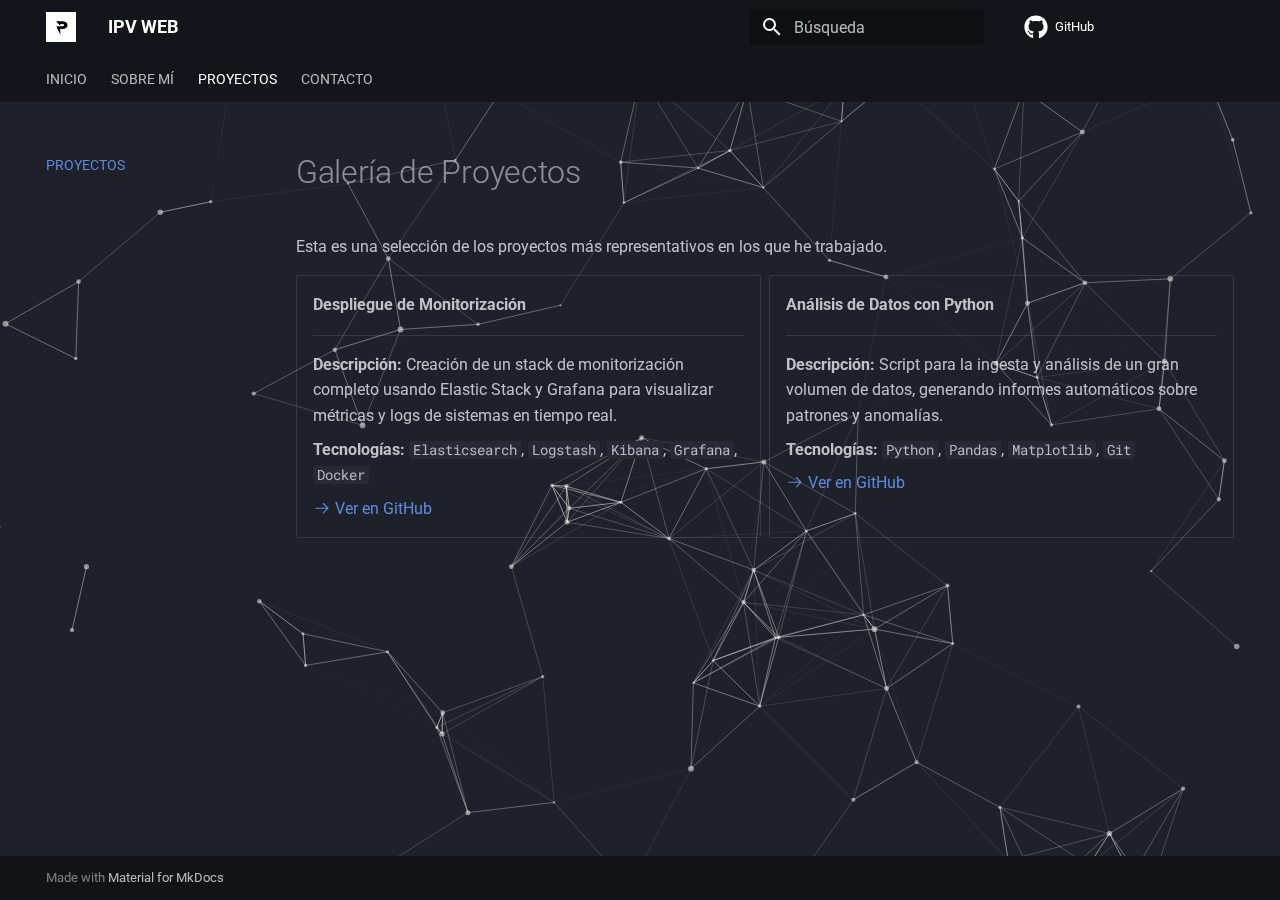
<file: proyectos/index.html>
<!doctype html>
<html lang="es" class="no-js">
  <head>
    
      <meta charset="utf-8">
      <meta name="viewport" content="width=device-width,initial-scale=1">
      
        <meta name="description" content="Portfolio profesional y blog de Iker Pazos, especializado en desarrollo web.">
      
      
        <meta name="author" content="Iker Pazos">
      
      
      
        <link rel="prev" href="../sobre-mi/">
      
      
        <link rel="next" href="../contacto/">
      
      
      <link rel="icon" href="../assets/favicon.png">
      <meta name="generator" content="mkdocs-1.6.1, mkdocs-material-9.6.20">
    
    
      
        <title>PROYECTOS - IPV WEB</title>
      
    
    
      <link rel="stylesheet" href="../assets/stylesheets/main.e53b48f4.min.css">
      
        
        <link rel="stylesheet" href="../assets/stylesheets/palette.06af60db.min.css">
      
      


    
    
      
    
    
      
        
        
        <link rel="preconnect" href="https://fonts.gstatic.com" crossorigin>
        <link rel="stylesheet" href="https://fonts.googleapis.com/css?family=Roboto:300,300i,400,400i,700,700i%7CRoboto+Mono:400,400i,700,700i&display=fallback">
        <style>:root{--md-text-font:"Roboto";--md-code-font:"Roboto Mono"}</style>
      
    
    
      <link rel="stylesheet" href="../stylesheets/extra.css">
    
    <script>__md_scope=new URL("..",location),__md_hash=e=>[...e].reduce(((e,_)=>(e<<5)-e+_.charCodeAt(0)),0),__md_get=(e,_=localStorage,t=__md_scope)=>JSON.parse(_.getItem(t.pathname+"."+e)),__md_set=(e,_,t=localStorage,a=__md_scope)=>{try{t.setItem(a.pathname+"."+e,JSON.stringify(_))}catch(e){}}</script>
    
      

    
    
    
  </head>
  
  
    
    
      
    
    
    
    
    <body dir="ltr" data-md-color-scheme="slate" data-md-color-primary="black" data-md-color-accent="indigo">
  
    
    <input class="md-toggle" data-md-toggle="drawer" type="checkbox" id="__drawer" autocomplete="off">
    <input class="md-toggle" data-md-toggle="search" type="checkbox" id="__search" autocomplete="off">
    <label class="md-overlay" for="__drawer"></label>
    <div data-md-component="skip">
      
        
        <a href="#galeria-de-proyectos" class="md-skip">
          Saltar a contenido
        </a>
      
    </div>
    <div data-md-component="announce">
      
    </div>
    
    
      

<header class="md-header" data-md-component="header">
  <nav class="md-header__inner md-grid" aria-label="Cabecera">
    <a href=".." title="IPV WEB" class="md-header__button md-logo" aria-label="IPV WEB" data-md-component="logo">
      
  <img src="../assets/PBLANCA.png" alt="logo">

    </a>
    <label class="md-header__button md-icon" for="__drawer">
      
      <svg xmlns="http://www.w3.org/2000/svg" viewBox="0 0 24 24"><path d="M3 6h18v2H3zm0 5h18v2H3zm0 5h18v2H3z"/></svg>
    </label>
    <div class="md-header__title" data-md-component="header-title">
      <div class="md-header__ellipsis">
        <div class="md-header__topic">
          <span class="md-ellipsis">
            IPV WEB
          </span>
        </div>
        <div class="md-header__topic" data-md-component="header-topic">
          <span class="md-ellipsis">
            
              PROYECTOS
            
          </span>
        </div>
      </div>
    </div>
    
      
        <form class="md-header__option" data-md-component="palette">
  
    
    
    
    <input class="md-option" data-md-color-media="" data-md-color-scheme="slate" data-md-color-primary="black" data-md-color-accent="indigo"  aria-hidden="true"  type="radio" name="__palette" id="__palette_0">
    
  
</form>
      
    
    
      <script>var palette=__md_get("__palette");if(palette&&palette.color){if("(prefers-color-scheme)"===palette.color.media){var media=matchMedia("(prefers-color-scheme: light)"),input=document.querySelector(media.matches?"[data-md-color-media='(prefers-color-scheme: light)']":"[data-md-color-media='(prefers-color-scheme: dark)']");palette.color.media=input.getAttribute("data-md-color-media"),palette.color.scheme=input.getAttribute("data-md-color-scheme"),palette.color.primary=input.getAttribute("data-md-color-primary"),palette.color.accent=input.getAttribute("data-md-color-accent")}for(var[key,value]of Object.entries(palette.color))document.body.setAttribute("data-md-color-"+key,value)}</script>
    
    
    
      
      
        <label class="md-header__button md-icon" for="__search">
          
          <svg xmlns="http://www.w3.org/2000/svg" viewBox="0 0 24 24"><path d="M9.5 3A6.5 6.5 0 0 1 16 9.5c0 1.61-.59 3.09-1.56 4.23l.27.27h.79l5 5-1.5 1.5-5-5v-.79l-.27-.27A6.52 6.52 0 0 1 9.5 16 6.5 6.5 0 0 1 3 9.5 6.5 6.5 0 0 1 9.5 3m0 2C7 5 5 7 5 9.5S7 14 9.5 14 14 12 14 9.5 12 5 9.5 5"/></svg>
        </label>
        <div class="md-search" data-md-component="search" role="dialog">
  <label class="md-search__overlay" for="__search"></label>
  <div class="md-search__inner" role="search">
    <form class="md-search__form" name="search">
      <input type="text" class="md-search__input" name="query" aria-label="Búsqueda" placeholder="Búsqueda" autocapitalize="off" autocorrect="off" autocomplete="off" spellcheck="false" data-md-component="search-query" required>
      <label class="md-search__icon md-icon" for="__search">
        
        <svg xmlns="http://www.w3.org/2000/svg" viewBox="0 0 24 24"><path d="M9.5 3A6.5 6.5 0 0 1 16 9.5c0 1.61-.59 3.09-1.56 4.23l.27.27h.79l5 5-1.5 1.5-5-5v-.79l-.27-.27A6.52 6.52 0 0 1 9.5 16 6.5 6.5 0 0 1 3 9.5 6.5 6.5 0 0 1 9.5 3m0 2C7 5 5 7 5 9.5S7 14 9.5 14 14 12 14 9.5 12 5 9.5 5"/></svg>
        
        <svg xmlns="http://www.w3.org/2000/svg" viewBox="0 0 24 24"><path d="M20 11v2H8l5.5 5.5-1.42 1.42L4.16 12l7.92-7.92L13.5 5.5 8 11z"/></svg>
      </label>
      <nav class="md-search__options" aria-label="Buscar">
        
        <button type="reset" class="md-search__icon md-icon" title="Limpiar" aria-label="Limpiar" tabindex="-1">
          
          <svg xmlns="http://www.w3.org/2000/svg" viewBox="0 0 24 24"><path d="M19 6.41 17.59 5 12 10.59 6.41 5 5 6.41 10.59 12 5 17.59 6.41 19 12 13.41 17.59 19 19 17.59 13.41 12z"/></svg>
        </button>
      </nav>
      
    </form>
    <div class="md-search__output">
      <div class="md-search__scrollwrap" tabindex="0" data-md-scrollfix>
        <div class="md-search-result" data-md-component="search-result">
          <div class="md-search-result__meta">
            Inicializando búsqueda
          </div>
          <ol class="md-search-result__list" role="presentation"></ol>
        </div>
      </div>
    </div>
  </div>
</div>
      
    
    
      <div class="md-header__source">
        <a href="https://github.com/iker-pazos/iker-pazos.github.io" title="Ir al repositorio" class="md-source" data-md-component="source">
  <div class="md-source__icon md-icon">
    
    <svg xmlns="http://www.w3.org/2000/svg" viewBox="0 0 512 512"><!--! Font Awesome Free 7.0.0 by @fontawesome - https://fontawesome.com License - https://fontawesome.com/license/free (Icons: CC BY 4.0, Fonts: SIL OFL 1.1, Code: MIT License) Copyright 2025 Fonticons, Inc.--><path d="M173.9 397.4c0 2-2.3 3.6-5.2 3.6-3.3.3-5.6-1.3-5.6-3.6 0-2 2.3-3.6 5.2-3.6 3-.3 5.6 1.3 5.6 3.6m-31.1-4.5c-.7 2 1.3 4.3 4.3 4.9 2.6 1 5.6 0 6.2-2s-1.3-4.3-4.3-5.2c-2.6-.7-5.5.3-6.2 2.3m44.2-1.7c-2.9.7-4.9 2.6-4.6 4.9.3 2 2.9 3.3 5.9 2.6 2.9-.7 4.9-2.6 4.6-4.6-.3-1.9-3-3.2-5.9-2.9M252.8 8C114.1 8 8 113.3 8 252c0 110.9 69.8 205.8 169.5 239.2 12.8 2.3 17.3-5.6 17.3-12.1 0-6.2-.3-40.4-.3-61.4 0 0-70 15-84.7-29.8 0 0-11.4-29.1-27.8-36.6 0 0-22.9-15.7 1.6-15.4 0 0 24.9 2 38.6 25.8 21.9 38.6 58.6 27.5 72.9 20.9 2.3-16 8.8-27.1 16-33.7-55.9-6.2-112.3-14.3-112.3-110.5 0-27.5 7.6-41.3 23.6-58.9-2.6-6.5-11.1-33.3 2.6-67.9 20.9-6.5 69 27 69 27 20-5.6 41.5-8.5 62.8-8.5s42.8 2.9 62.8 8.5c0 0 48.1-33.6 69-27 13.7 34.7 5.2 61.4 2.6 67.9 16 17.7 25.8 31.5 25.8 58.9 0 96.5-58.9 104.2-114.8 110.5 9.2 7.9 17 22.9 17 46.4 0 33.7-.3 75.4-.3 83.6 0 6.5 4.6 14.4 17.3 12.1C436.2 457.8 504 362.9 504 252 504 113.3 391.5 8 252.8 8M105.2 352.9c-1.3 1-1 3.3.7 5.2 1.6 1.6 3.9 2.3 5.2 1 1.3-1 1-3.3-.7-5.2-1.6-1.6-3.9-2.3-5.2-1m-10.8-8.1c-.7 1.3.3 2.9 2.3 3.9 1.6 1 3.6.7 4.3-.7.7-1.3-.3-2.9-2.3-3.9-2-.6-3.6-.3-4.3.7m32.4 35.6c-1.6 1.3-1 4.3 1.3 6.2 2.3 2.3 5.2 2.6 6.5 1 1.3-1.3.7-4.3-1.3-6.2-2.2-2.3-5.2-2.6-6.5-1m-11.4-14.7c-1.6 1-1.6 3.6 0 5.9s4.3 3.3 5.6 2.3c1.6-1.3 1.6-3.9 0-6.2-1.4-2.3-4-3.3-5.6-2"/></svg>
  </div>
  <div class="md-source__repository">
    GitHub
  </div>
</a>
      </div>
    
  </nav>
  
</header>
    
    <div class="md-container" data-md-component="container">
      
      
        
          
            
<nav class="md-tabs" aria-label="Pestañas" data-md-component="tabs">
  <div class="md-grid">
    <ul class="md-tabs__list">
      
        
  
  
  
  
    <li class="md-tabs__item">
      <a href="../home/" class="md-tabs__link">
        
  
  
    
  
  INICIO

      </a>
    </li>
  

      
        
  
  
  
  
    <li class="md-tabs__item">
      <a href="../sobre-mi/" class="md-tabs__link">
        
  
  
    
  
  SOBRE MÍ

      </a>
    </li>
  

      
        
  
  
  
    
  
  
    <li class="md-tabs__item md-tabs__item--active">
      <a href="./" class="md-tabs__link">
        
  
  
    
  
  PROYECTOS

      </a>
    </li>
  

      
        
  
  
  
  
    <li class="md-tabs__item">
      <a href="../contacto/" class="md-tabs__link">
        
  
  
    
  
  CONTACTO

      </a>
    </li>
  

      
    </ul>
  </div>
</nav>
          
        
      
      <main class="md-main" data-md-component="main">
        <div class="md-main__inner md-grid">
          
            
              
              <div class="md-sidebar md-sidebar--primary" data-md-component="sidebar" data-md-type="navigation" >
                <div class="md-sidebar__scrollwrap">
                  <div class="md-sidebar__inner">
                    


  


  

<nav class="md-nav md-nav--primary md-nav--lifted md-nav--integrated" aria-label="Navegación" data-md-level="0">
  <label class="md-nav__title" for="__drawer">
    <a href=".." title="IPV WEB" class="md-nav__button md-logo" aria-label="IPV WEB" data-md-component="logo">
      
  <img src="../assets/PBLANCA.png" alt="logo">

    </a>
    IPV WEB
  </label>
  
    <div class="md-nav__source">
      <a href="https://github.com/iker-pazos/iker-pazos.github.io" title="Ir al repositorio" class="md-source" data-md-component="source">
  <div class="md-source__icon md-icon">
    
    <svg xmlns="http://www.w3.org/2000/svg" viewBox="0 0 512 512"><!--! Font Awesome Free 7.0.0 by @fontawesome - https://fontawesome.com License - https://fontawesome.com/license/free (Icons: CC BY 4.0, Fonts: SIL OFL 1.1, Code: MIT License) Copyright 2025 Fonticons, Inc.--><path d="M173.9 397.4c0 2-2.3 3.6-5.2 3.6-3.3.3-5.6-1.3-5.6-3.6 0-2 2.3-3.6 5.2-3.6 3-.3 5.6 1.3 5.6 3.6m-31.1-4.5c-.7 2 1.3 4.3 4.3 4.9 2.6 1 5.6 0 6.2-2s-1.3-4.3-4.3-5.2c-2.6-.7-5.5.3-6.2 2.3m44.2-1.7c-2.9.7-4.9 2.6-4.6 4.9.3 2 2.9 3.3 5.9 2.6 2.9-.7 4.9-2.6 4.6-4.6-.3-1.9-3-3.2-5.9-2.9M252.8 8C114.1 8 8 113.3 8 252c0 110.9 69.8 205.8 169.5 239.2 12.8 2.3 17.3-5.6 17.3-12.1 0-6.2-.3-40.4-.3-61.4 0 0-70 15-84.7-29.8 0 0-11.4-29.1-27.8-36.6 0 0-22.9-15.7 1.6-15.4 0 0 24.9 2 38.6 25.8 21.9 38.6 58.6 27.5 72.9 20.9 2.3-16 8.8-27.1 16-33.7-55.9-6.2-112.3-14.3-112.3-110.5 0-27.5 7.6-41.3 23.6-58.9-2.6-6.5-11.1-33.3 2.6-67.9 20.9-6.5 69 27 69 27 20-5.6 41.5-8.5 62.8-8.5s42.8 2.9 62.8 8.5c0 0 48.1-33.6 69-27 13.7 34.7 5.2 61.4 2.6 67.9 16 17.7 25.8 31.5 25.8 58.9 0 96.5-58.9 104.2-114.8 110.5 9.2 7.9 17 22.9 17 46.4 0 33.7-.3 75.4-.3 83.6 0 6.5 4.6 14.4 17.3 12.1C436.2 457.8 504 362.9 504 252 504 113.3 391.5 8 252.8 8M105.2 352.9c-1.3 1-1 3.3.7 5.2 1.6 1.6 3.9 2.3 5.2 1 1.3-1 1-3.3-.7-5.2-1.6-1.6-3.9-2.3-5.2-1m-10.8-8.1c-.7 1.3.3 2.9 2.3 3.9 1.6 1 3.6.7 4.3-.7.7-1.3-.3-2.9-2.3-3.9-2-.6-3.6-.3-4.3.7m32.4 35.6c-1.6 1.3-1 4.3 1.3 6.2 2.3 2.3 5.2 2.6 6.5 1 1.3-1.3.7-4.3-1.3-6.2-2.2-2.3-5.2-2.6-6.5-1m-11.4-14.7c-1.6 1-1.6 3.6 0 5.9s4.3 3.3 5.6 2.3c1.6-1.3 1.6-3.9 0-6.2-1.4-2.3-4-3.3-5.6-2"/></svg>
  </div>
  <div class="md-source__repository">
    GitHub
  </div>
</a>
    </div>
  
  <ul class="md-nav__list" data-md-scrollfix>
    
      
      
  
  
  
  
    <li class="md-nav__item">
      <a href="../home/" class="md-nav__link">
        
  
  
  <span class="md-ellipsis">
    INICIO
    
  </span>
  

      </a>
    </li>
  

    
      
      
  
  
  
  
    <li class="md-nav__item">
      <a href="../sobre-mi/" class="md-nav__link">
        
  
  
  <span class="md-ellipsis">
    SOBRE MÍ
    
  </span>
  

      </a>
    </li>
  

    
      
      
  
  
    
  
  
  
    <li class="md-nav__item md-nav__item--active">
      
      <input class="md-nav__toggle md-toggle" type="checkbox" id="__toc">
      
      
        
      
      
      <a href="./" class="md-nav__link md-nav__link--active">
        
  
  
  <span class="md-ellipsis">
    PROYECTOS
    
  </span>
  

      </a>
      
    </li>
  

    
      
      
  
  
  
  
    <li class="md-nav__item">
      <a href="../contacto/" class="md-nav__link">
        
  
  
  <span class="md-ellipsis">
    CONTACTO
    
  </span>
  

      </a>
    </li>
  

    
  </ul>
</nav>
                  </div>
                </div>
              </div>
            
            
          
          
            <div class="md-content" data-md-component="content">
              <article class="md-content__inner md-typeset">
                
                  


  
  


<h1 id="galeria-de-proyectos">Galería de Proyectos</h1>
<p>Esta es una selección de los proyectos más representativos en los que he trabajado.</p>
<div class="grid cards">
<ul>
<li>
<p><strong>Despliegue de Monitorización</strong></p>
<hr />
<p><strong>Descripción:</strong> Creación de un stack de monitorización completo usando Elastic Stack y Grafana para visualizar métricas y logs de sistemas en tiempo real.</p>
<p><strong>Tecnologías:</strong> <code>Elasticsearch</code>, <code>Logstash</code>, <code>Kibana</code>, <code>Grafana</code>, <code>Docker</code></p>
<p><a href="https://github.com/tu-usuario/proyecto-1"><span class="twemoji"><svg xmlns="http://www.w3.org/2000/svg" viewBox="0 0 24 24"><path d="M13.22 19.03a.75.75 0 0 1 0-1.06L18.19 13H3.75a.75.75 0 0 1 0-1.5h14.44l-4.97-4.97a.749.749 0 0 1 .326-1.275.75.75 0 0 1 .734.215l6.25 6.25a.75.75 0 0 1 0 1.06l-6.25 6.25a.75.75 0 0 1-1.06 0"/></svg></span> Ver en GitHub</a></p>
</li>
<li>
<p><strong>Análisis de Datos con Python</strong></p>
<hr />
<p><strong>Descripción:</strong> Script para la ingesta y análisis de un gran volumen de datos, generando informes automáticos sobre patrones y anomalías.</p>
<p><strong>Tecnologías:</strong> <code>Python</code>, <code>Pandas</code>, <code>Matplotlib</code>, <code>Git</code></p>
<p><a href="https://github.com/tu-usuario/proyecto-2"><span class="twemoji"><svg xmlns="http://www.w3.org/2000/svg" viewBox="0 0 24 24"><path d="M13.22 19.03a.75.75 0 0 1 0-1.06L18.19 13H3.75a.75.75 0 0 1 0-1.5h14.44l-4.97-4.97a.749.749 0 0 1 .326-1.275.75.75 0 0 1 .734.215l6.25 6.25a.75.75 0 0 1 0 1.06l-6.25 6.25a.75.75 0 0 1-1.06 0"/></svg></span> Ver en GitHub</a></p>
</li>
</ul>
</div>












                
              </article>
            </div>
          
          
<script>var target=document.getElementById(location.hash.slice(1));target&&target.name&&(target.checked=target.name.startsWith("__tabbed_"))</script>
        </div>
        
          <button type="button" class="md-top md-icon" data-md-component="top" hidden>
  
  <svg xmlns="http://www.w3.org/2000/svg" viewBox="0 0 24 24"><path d="M13 20h-2V8l-5.5 5.5-1.42-1.42L12 4.16l7.92 7.92-1.42 1.42L13 8z"/></svg>
  Volver al principio
</button>
        
      </main>
      
        <footer class="md-footer">
  
  <div class="md-footer-meta md-typeset">
    <div class="md-footer-meta__inner md-grid">
      <div class="md-copyright">
  
  
    Made with
    <a href="https://squidfunk.github.io/mkdocs-material/" target="_blank" rel="noopener">
      Material for MkDocs
    </a>
  
</div>
      
    </div>
  </div>
</footer>
      
    </div>
    <div class="md-dialog" data-md-component="dialog">
      <div class="md-dialog__inner md-typeset"></div>
    </div>
    
    
    
      
      <script id="__config" type="application/json">{"base": "..", "features": ["header.autohide", "navigation.tabs", "navigation.tracking", "navigation.instant", "navigation.instant.animation", "navigation.top", "toc.integrate", "announce.dismiss"], "search": "../assets/javascripts/workers/search.973d3a69.min.js", "tags": null, "translations": {"clipboard.copied": "Copiado al portapapeles", "clipboard.copy": "Copiar al portapapeles", "search.result.more.one": "1 m\u00e1s en esta p\u00e1gina", "search.result.more.other": "# m\u00e1s en esta p\u00e1gina", "search.result.none": "No se encontraron documentos", "search.result.one": "1 documento encontrado", "search.result.other": "# documentos encontrados", "search.result.placeholder": "Teclee para comenzar b\u00fasqueda", "search.result.term.missing": "Falta", "select.version": "Seleccionar versi\u00f3n"}, "version": null}</script>
    
    
      <script src="../assets/javascripts/bundle.f55a23d4.min.js"></script>
      
        <script src="../javascript/tsparticles.bundle.min.js"></script>
      
        <script src="../javascript/particles-config.js"></script>
      
    
  </body>
</html>
</file>
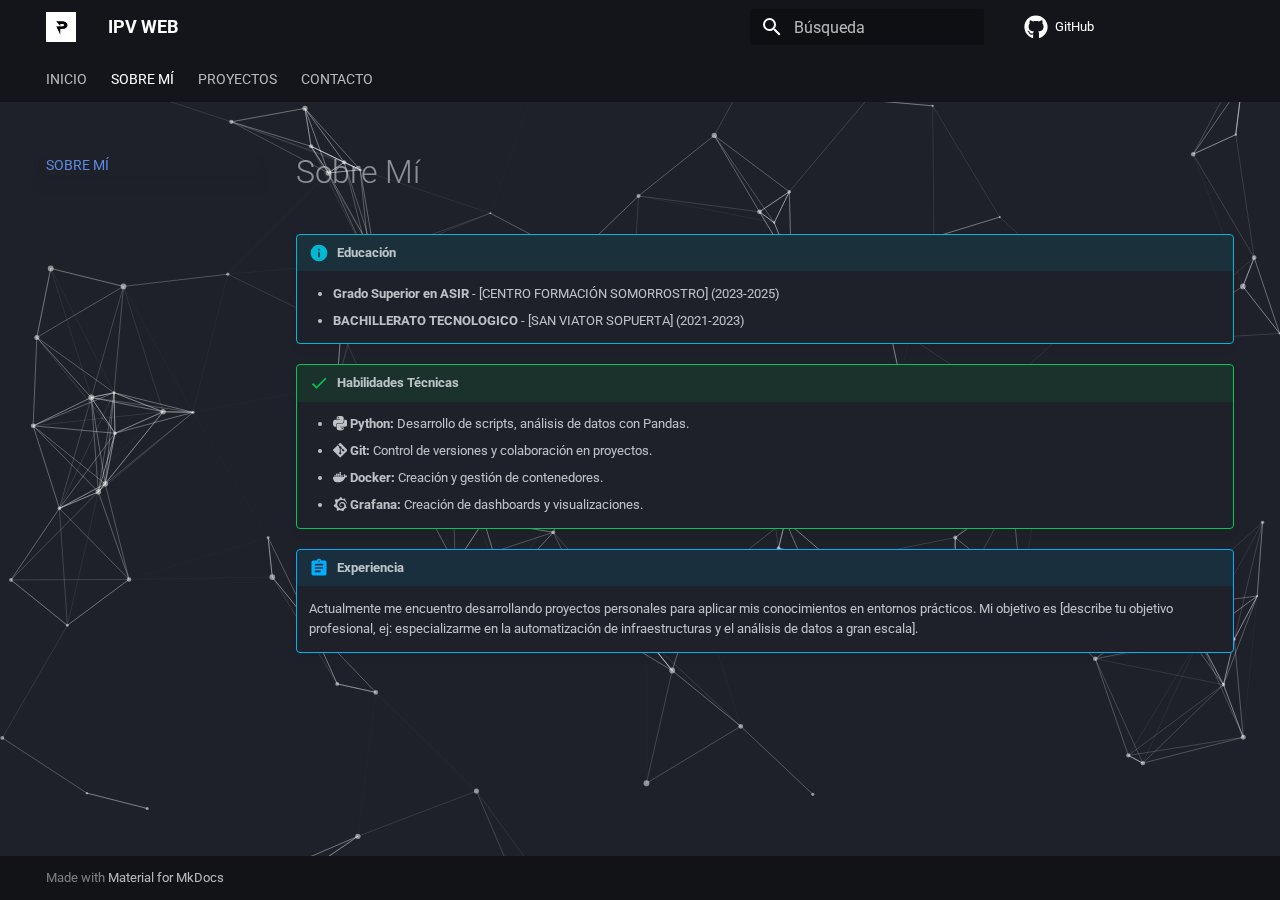
<file: sobre-mi/index.html>
<!doctype html>
<html lang="es" class="no-js">
  <head>
    
      <meta charset="utf-8">
      <meta name="viewport" content="width=device-width,initial-scale=1">
      
        <meta name="description" content="Portfolio profesional y blog de Iker Pazos, especializado en desarrollo web.">
      
      
        <meta name="author" content="Iker Pazos">
      
      
      
        <link rel="prev" href="../home/">
      
      
        <link rel="next" href="../proyectos/">
      
      
      <link rel="icon" href="../assets/favicon.png">
      <meta name="generator" content="mkdocs-1.6.1, mkdocs-material-9.6.20">
    
    
      
        <title>SOBRE MÍ - IPV WEB</title>
      
    
    
      <link rel="stylesheet" href="../assets/stylesheets/main.e53b48f4.min.css">
      
        
        <link rel="stylesheet" href="../assets/stylesheets/palette.06af60db.min.css">
      
      


    
    
      
    
    
      
        
        
        <link rel="preconnect" href="https://fonts.gstatic.com" crossorigin>
        <link rel="stylesheet" href="https://fonts.googleapis.com/css?family=Roboto:300,300i,400,400i,700,700i%7CRoboto+Mono:400,400i,700,700i&display=fallback">
        <style>:root{--md-text-font:"Roboto";--md-code-font:"Roboto Mono"}</style>
      
    
    
      <link rel="stylesheet" href="../stylesheets/extra.css">
    
    <script>__md_scope=new URL("..",location),__md_hash=e=>[...e].reduce(((e,_)=>(e<<5)-e+_.charCodeAt(0)),0),__md_get=(e,_=localStorage,t=__md_scope)=>JSON.parse(_.getItem(t.pathname+"."+e)),__md_set=(e,_,t=localStorage,a=__md_scope)=>{try{t.setItem(a.pathname+"."+e,JSON.stringify(_))}catch(e){}}</script>
    
      

    
    
    
  </head>
  
  
    
    
      
    
    
    
    
    <body dir="ltr" data-md-color-scheme="slate" data-md-color-primary="black" data-md-color-accent="indigo">
  
    
    <input class="md-toggle" data-md-toggle="drawer" type="checkbox" id="__drawer" autocomplete="off">
    <input class="md-toggle" data-md-toggle="search" type="checkbox" id="__search" autocomplete="off">
    <label class="md-overlay" for="__drawer"></label>
    <div data-md-component="skip">
      
        
        <a href="#sobre-mi" class="md-skip">
          Saltar a contenido
        </a>
      
    </div>
    <div data-md-component="announce">
      
    </div>
    
    
      

<header class="md-header" data-md-component="header">
  <nav class="md-header__inner md-grid" aria-label="Cabecera">
    <a href=".." title="IPV WEB" class="md-header__button md-logo" aria-label="IPV WEB" data-md-component="logo">
      
  <img src="../assets/PBLANCA.png" alt="logo">

    </a>
    <label class="md-header__button md-icon" for="__drawer">
      
      <svg xmlns="http://www.w3.org/2000/svg" viewBox="0 0 24 24"><path d="M3 6h18v2H3zm0 5h18v2H3zm0 5h18v2H3z"/></svg>
    </label>
    <div class="md-header__title" data-md-component="header-title">
      <div class="md-header__ellipsis">
        <div class="md-header__topic">
          <span class="md-ellipsis">
            IPV WEB
          </span>
        </div>
        <div class="md-header__topic" data-md-component="header-topic">
          <span class="md-ellipsis">
            
              SOBRE MÍ
            
          </span>
        </div>
      </div>
    </div>
    
      
        <form class="md-header__option" data-md-component="palette">
  
    
    
    
    <input class="md-option" data-md-color-media="" data-md-color-scheme="slate" data-md-color-primary="black" data-md-color-accent="indigo"  aria-hidden="true"  type="radio" name="__palette" id="__palette_0">
    
  
</form>
      
    
    
      <script>var palette=__md_get("__palette");if(palette&&palette.color){if("(prefers-color-scheme)"===palette.color.media){var media=matchMedia("(prefers-color-scheme: light)"),input=document.querySelector(media.matches?"[data-md-color-media='(prefers-color-scheme: light)']":"[data-md-color-media='(prefers-color-scheme: dark)']");palette.color.media=input.getAttribute("data-md-color-media"),palette.color.scheme=input.getAttribute("data-md-color-scheme"),palette.color.primary=input.getAttribute("data-md-color-primary"),palette.color.accent=input.getAttribute("data-md-color-accent")}for(var[key,value]of Object.entries(palette.color))document.body.setAttribute("data-md-color-"+key,value)}</script>
    
    
    
      
      
        <label class="md-header__button md-icon" for="__search">
          
          <svg xmlns="http://www.w3.org/2000/svg" viewBox="0 0 24 24"><path d="M9.5 3A6.5 6.5 0 0 1 16 9.5c0 1.61-.59 3.09-1.56 4.23l.27.27h.79l5 5-1.5 1.5-5-5v-.79l-.27-.27A6.52 6.52 0 0 1 9.5 16 6.5 6.5 0 0 1 3 9.5 6.5 6.5 0 0 1 9.5 3m0 2C7 5 5 7 5 9.5S7 14 9.5 14 14 12 14 9.5 12 5 9.5 5"/></svg>
        </label>
        <div class="md-search" data-md-component="search" role="dialog">
  <label class="md-search__overlay" for="__search"></label>
  <div class="md-search__inner" role="search">
    <form class="md-search__form" name="search">
      <input type="text" class="md-search__input" name="query" aria-label="Búsqueda" placeholder="Búsqueda" autocapitalize="off" autocorrect="off" autocomplete="off" spellcheck="false" data-md-component="search-query" required>
      <label class="md-search__icon md-icon" for="__search">
        
        <svg xmlns="http://www.w3.org/2000/svg" viewBox="0 0 24 24"><path d="M9.5 3A6.5 6.5 0 0 1 16 9.5c0 1.61-.59 3.09-1.56 4.23l.27.27h.79l5 5-1.5 1.5-5-5v-.79l-.27-.27A6.52 6.52 0 0 1 9.5 16 6.5 6.5 0 0 1 3 9.5 6.5 6.5 0 0 1 9.5 3m0 2C7 5 5 7 5 9.5S7 14 9.5 14 14 12 14 9.5 12 5 9.5 5"/></svg>
        
        <svg xmlns="http://www.w3.org/2000/svg" viewBox="0 0 24 24"><path d="M20 11v2H8l5.5 5.5-1.42 1.42L4.16 12l7.92-7.92L13.5 5.5 8 11z"/></svg>
      </label>
      <nav class="md-search__options" aria-label="Buscar">
        
        <button type="reset" class="md-search__icon md-icon" title="Limpiar" aria-label="Limpiar" tabindex="-1">
          
          <svg xmlns="http://www.w3.org/2000/svg" viewBox="0 0 24 24"><path d="M19 6.41 17.59 5 12 10.59 6.41 5 5 6.41 10.59 12 5 17.59 6.41 19 12 13.41 17.59 19 19 17.59 13.41 12z"/></svg>
        </button>
      </nav>
      
    </form>
    <div class="md-search__output">
      <div class="md-search__scrollwrap" tabindex="0" data-md-scrollfix>
        <div class="md-search-result" data-md-component="search-result">
          <div class="md-search-result__meta">
            Inicializando búsqueda
          </div>
          <ol class="md-search-result__list" role="presentation"></ol>
        </div>
      </div>
    </div>
  </div>
</div>
      
    
    
      <div class="md-header__source">
        <a href="https://github.com/iker-pazos/iker-pazos.github.io" title="Ir al repositorio" class="md-source" data-md-component="source">
  <div class="md-source__icon md-icon">
    
    <svg xmlns="http://www.w3.org/2000/svg" viewBox="0 0 512 512"><!--! Font Awesome Free 7.0.0 by @fontawesome - https://fontawesome.com License - https://fontawesome.com/license/free (Icons: CC BY 4.0, Fonts: SIL OFL 1.1, Code: MIT License) Copyright 2025 Fonticons, Inc.--><path d="M173.9 397.4c0 2-2.3 3.6-5.2 3.6-3.3.3-5.6-1.3-5.6-3.6 0-2 2.3-3.6 5.2-3.6 3-.3 5.6 1.3 5.6 3.6m-31.1-4.5c-.7 2 1.3 4.3 4.3 4.9 2.6 1 5.6 0 6.2-2s-1.3-4.3-4.3-5.2c-2.6-.7-5.5.3-6.2 2.3m44.2-1.7c-2.9.7-4.9 2.6-4.6 4.9.3 2 2.9 3.3 5.9 2.6 2.9-.7 4.9-2.6 4.6-4.6-.3-1.9-3-3.2-5.9-2.9M252.8 8C114.1 8 8 113.3 8 252c0 110.9 69.8 205.8 169.5 239.2 12.8 2.3 17.3-5.6 17.3-12.1 0-6.2-.3-40.4-.3-61.4 0 0-70 15-84.7-29.8 0 0-11.4-29.1-27.8-36.6 0 0-22.9-15.7 1.6-15.4 0 0 24.9 2 38.6 25.8 21.9 38.6 58.6 27.5 72.9 20.9 2.3-16 8.8-27.1 16-33.7-55.9-6.2-112.3-14.3-112.3-110.5 0-27.5 7.6-41.3 23.6-58.9-2.6-6.5-11.1-33.3 2.6-67.9 20.9-6.5 69 27 69 27 20-5.6 41.5-8.5 62.8-8.5s42.8 2.9 62.8 8.5c0 0 48.1-33.6 69-27 13.7 34.7 5.2 61.4 2.6 67.9 16 17.7 25.8 31.5 25.8 58.9 0 96.5-58.9 104.2-114.8 110.5 9.2 7.9 17 22.9 17 46.4 0 33.7-.3 75.4-.3 83.6 0 6.5 4.6 14.4 17.3 12.1C436.2 457.8 504 362.9 504 252 504 113.3 391.5 8 252.8 8M105.2 352.9c-1.3 1-1 3.3.7 5.2 1.6 1.6 3.9 2.3 5.2 1 1.3-1 1-3.3-.7-5.2-1.6-1.6-3.9-2.3-5.2-1m-10.8-8.1c-.7 1.3.3 2.9 2.3 3.9 1.6 1 3.6.7 4.3-.7.7-1.3-.3-2.9-2.3-3.9-2-.6-3.6-.3-4.3.7m32.4 35.6c-1.6 1.3-1 4.3 1.3 6.2 2.3 2.3 5.2 2.6 6.5 1 1.3-1.3.7-4.3-1.3-6.2-2.2-2.3-5.2-2.6-6.5-1m-11.4-14.7c-1.6 1-1.6 3.6 0 5.9s4.3 3.3 5.6 2.3c1.6-1.3 1.6-3.9 0-6.2-1.4-2.3-4-3.3-5.6-2"/></svg>
  </div>
  <div class="md-source__repository">
    GitHub
  </div>
</a>
      </div>
    
  </nav>
  
</header>
    
    <div class="md-container" data-md-component="container">
      
      
        
          
            
<nav class="md-tabs" aria-label="Pestañas" data-md-component="tabs">
  <div class="md-grid">
    <ul class="md-tabs__list">
      
        
  
  
  
  
    <li class="md-tabs__item">
      <a href="../home/" class="md-tabs__link">
        
  
  
    
  
  INICIO

      </a>
    </li>
  

      
        
  
  
  
    
  
  
    <li class="md-tabs__item md-tabs__item--active">
      <a href="./" class="md-tabs__link">
        
  
  
    
  
  SOBRE MÍ

      </a>
    </li>
  

      
        
  
  
  
  
    <li class="md-tabs__item">
      <a href="../proyectos/" class="md-tabs__link">
        
  
  
    
  
  PROYECTOS

      </a>
    </li>
  

      
        
  
  
  
  
    <li class="md-tabs__item">
      <a href="../contacto/" class="md-tabs__link">
        
  
  
    
  
  CONTACTO

      </a>
    </li>
  

      
    </ul>
  </div>
</nav>
          
        
      
      <main class="md-main" data-md-component="main">
        <div class="md-main__inner md-grid">
          
            
              
              <div class="md-sidebar md-sidebar--primary" data-md-component="sidebar" data-md-type="navigation" >
                <div class="md-sidebar__scrollwrap">
                  <div class="md-sidebar__inner">
                    


  


  

<nav class="md-nav md-nav--primary md-nav--lifted md-nav--integrated" aria-label="Navegación" data-md-level="0">
  <label class="md-nav__title" for="__drawer">
    <a href=".." title="IPV WEB" class="md-nav__button md-logo" aria-label="IPV WEB" data-md-component="logo">
      
  <img src="../assets/PBLANCA.png" alt="logo">

    </a>
    IPV WEB
  </label>
  
    <div class="md-nav__source">
      <a href="https://github.com/iker-pazos/iker-pazos.github.io" title="Ir al repositorio" class="md-source" data-md-component="source">
  <div class="md-source__icon md-icon">
    
    <svg xmlns="http://www.w3.org/2000/svg" viewBox="0 0 512 512"><!--! Font Awesome Free 7.0.0 by @fontawesome - https://fontawesome.com License - https://fontawesome.com/license/free (Icons: CC BY 4.0, Fonts: SIL OFL 1.1, Code: MIT License) Copyright 2025 Fonticons, Inc.--><path d="M173.9 397.4c0 2-2.3 3.6-5.2 3.6-3.3.3-5.6-1.3-5.6-3.6 0-2 2.3-3.6 5.2-3.6 3-.3 5.6 1.3 5.6 3.6m-31.1-4.5c-.7 2 1.3 4.3 4.3 4.9 2.6 1 5.6 0 6.2-2s-1.3-4.3-4.3-5.2c-2.6-.7-5.5.3-6.2 2.3m44.2-1.7c-2.9.7-4.9 2.6-4.6 4.9.3 2 2.9 3.3 5.9 2.6 2.9-.7 4.9-2.6 4.6-4.6-.3-1.9-3-3.2-5.9-2.9M252.8 8C114.1 8 8 113.3 8 252c0 110.9 69.8 205.8 169.5 239.2 12.8 2.3 17.3-5.6 17.3-12.1 0-6.2-.3-40.4-.3-61.4 0 0-70 15-84.7-29.8 0 0-11.4-29.1-27.8-36.6 0 0-22.9-15.7 1.6-15.4 0 0 24.9 2 38.6 25.8 21.9 38.6 58.6 27.5 72.9 20.9 2.3-16 8.8-27.1 16-33.7-55.9-6.2-112.3-14.3-112.3-110.5 0-27.5 7.6-41.3 23.6-58.9-2.6-6.5-11.1-33.3 2.6-67.9 20.9-6.5 69 27 69 27 20-5.6 41.5-8.5 62.8-8.5s42.8 2.9 62.8 8.5c0 0 48.1-33.6 69-27 13.7 34.7 5.2 61.4 2.6 67.9 16 17.7 25.8 31.5 25.8 58.9 0 96.5-58.9 104.2-114.8 110.5 9.2 7.9 17 22.9 17 46.4 0 33.7-.3 75.4-.3 83.6 0 6.5 4.6 14.4 17.3 12.1C436.2 457.8 504 362.9 504 252 504 113.3 391.5 8 252.8 8M105.2 352.9c-1.3 1-1 3.3.7 5.2 1.6 1.6 3.9 2.3 5.2 1 1.3-1 1-3.3-.7-5.2-1.6-1.6-3.9-2.3-5.2-1m-10.8-8.1c-.7 1.3.3 2.9 2.3 3.9 1.6 1 3.6.7 4.3-.7.7-1.3-.3-2.9-2.3-3.9-2-.6-3.6-.3-4.3.7m32.4 35.6c-1.6 1.3-1 4.3 1.3 6.2 2.3 2.3 5.2 2.6 6.5 1 1.3-1.3.7-4.3-1.3-6.2-2.2-2.3-5.2-2.6-6.5-1m-11.4-14.7c-1.6 1-1.6 3.6 0 5.9s4.3 3.3 5.6 2.3c1.6-1.3 1.6-3.9 0-6.2-1.4-2.3-4-3.3-5.6-2"/></svg>
  </div>
  <div class="md-source__repository">
    GitHub
  </div>
</a>
    </div>
  
  <ul class="md-nav__list" data-md-scrollfix>
    
      
      
  
  
  
  
    <li class="md-nav__item">
      <a href="../home/" class="md-nav__link">
        
  
  
  <span class="md-ellipsis">
    INICIO
    
  </span>
  

      </a>
    </li>
  

    
      
      
  
  
    
  
  
  
    <li class="md-nav__item md-nav__item--active">
      
      <input class="md-nav__toggle md-toggle" type="checkbox" id="__toc">
      
      
        
      
      
      <a href="./" class="md-nav__link md-nav__link--active">
        
  
  
  <span class="md-ellipsis">
    SOBRE MÍ
    
  </span>
  

      </a>
      
    </li>
  

    
      
      
  
  
  
  
    <li class="md-nav__item">
      <a href="../proyectos/" class="md-nav__link">
        
  
  
  <span class="md-ellipsis">
    PROYECTOS
    
  </span>
  

      </a>
    </li>
  

    
      
      
  
  
  
  
    <li class="md-nav__item">
      <a href="../contacto/" class="md-nav__link">
        
  
  
  <span class="md-ellipsis">
    CONTACTO
    
  </span>
  

      </a>
    </li>
  

    
  </ul>
</nav>
                  </div>
                </div>
              </div>
            
            
          
          
            <div class="md-content" data-md-component="content">
              <article class="md-content__inner md-typeset">
                
                  


  
  


<h1 id="sobre-mi">Sobre Mí</h1>
<div class="admonition info">
<p class="admonition-title">Educación</p>
<ul>
<li><strong>Grado Superior en ASIR</strong> - [CENTRO FORMACIÓN SOMORROSTRO] (2023-2025)</li>
<li><strong>BACHILLERATO TECNOLOGICO</strong> - [SAN VIATOR SOPUERTA] (2021-2023)</li>
</ul>
</div>
<div class="admonition success">
<p class="admonition-title">Habilidades Técnicas</p>
<ul>
<li><span class="twemoji"><svg xmlns="http://www.w3.org/2000/svg" viewBox="0 0 24 24"><path d="m14.25.18.9.2.73.26.59.3.45.32.34.34.25.34.16.33.1.3.04.26.02.2-.01.13V8.5l-.05.63-.13.55-.21.46-.26.38-.3.31-.33.25-.35.19-.35.14-.33.1-.3.07-.26.04-.21.02H8.77l-.69.05-.59.14-.5.22-.41.27-.33.32-.27.35-.2.36-.15.37-.1.35-.07.32-.04.27-.02.21v3.06H3.17l-.21-.03-.28-.07-.32-.12-.35-.18-.36-.26-.36-.36-.35-.46-.32-.59-.28-.73-.21-.88-.14-1.05-.05-1.23.06-1.22.16-1.04.24-.87.32-.71.36-.57.4-.44.42-.33.42-.24.4-.16.36-.1.32-.05.24-.01h.16l.06.01h8.16v-.83H6.18l-.01-2.75-.02-.37.05-.34.11-.31.17-.28.25-.26.31-.23.38-.2.44-.18.51-.15.58-.12.64-.1.71-.06.77-.04.84-.02 1.27.05zm-6.3 1.98-.23.33-.08.41.08.41.23.34.33.22.41.09.41-.09.33-.22.23-.34.08-.41-.08-.41-.23-.33-.33-.22-.41-.09-.41.09zm13.09 3.95.28.06.32.12.35.18.36.27.36.35.35.47.32.59.28.73.21.88.14 1.04.05 1.23-.06 1.23-.16 1.04-.24.86-.32.71-.36.57-.4.45-.42.33-.42.24-.4.16-.36.09-.32.05-.24.02-.16-.01h-8.22v.82h5.84l.01 2.76.02.36-.05.34-.11.31-.17.29-.25.25-.31.24-.38.2-.44.17-.51.15-.58.13-.64.09-.71.07-.77.04-.84.01-1.27-.04-1.07-.14-.9-.2-.73-.25-.59-.3-.45-.33-.34-.34-.25-.34-.16-.33-.1-.3-.04-.25-.02-.2.01-.13v-5.34l.05-.64.13-.54.21-.46.26-.38.3-.32.33-.24.35-.2.35-.14.33-.1.3-.06.26-.04.21-.02.13-.01h5.84l.69-.05.59-.14.5-.21.41-.28.33-.32.27-.35.2-.36.15-.36.1-.35.07-.32.04-.28.02-.21V6.07h2.09l.14.01zm-6.47 14.25-.23.33-.08.41.08.41.23.33.33.23.41.08.41-.08.33-.23.23-.33.08-.41-.08-.41-.23-.33-.33-.23-.41-.08-.41.08z"/></svg></span> <strong>Python:</strong> Desarrollo de scripts, análisis de datos con Pandas.</li>
<li><span class="twemoji"><svg xmlns="http://www.w3.org/2000/svg" viewBox="0 0 24 24"><path d="M23.546 10.93 13.067.452a1.55 1.55 0 0 0-2.188 0L8.708 2.627l2.76 2.76a1.838 1.838 0 0 1 2.327 2.341l2.658 2.66a1.838 1.838 0 0 1 1.9 3.039 1.837 1.837 0 0 1-2.6 0 1.85 1.85 0 0 1-.404-1.996L12.86 8.955v6.525c.176.086.342.203.488.348a1.85 1.85 0 0 1 0 2.6 1.844 1.844 0 0 1-2.609 0 1.834 1.834 0 0 1 0-2.598c.182-.18.387-.316.605-.406V8.835a1.834 1.834 0 0 1-.996-2.41L7.636 3.7.45 10.881c-.6.605-.6 1.584 0 2.189l10.48 10.477a1.545 1.545 0 0 0 2.186 0l10.43-10.43a1.544 1.544 0 0 0 0-2.187"/></svg></span> <strong>Git:</strong> Control de versiones y colaboración en proyectos.</li>
<li><span class="twemoji"><svg xmlns="http://www.w3.org/2000/svg" viewBox="0 0 24 24"><path d="M13.983 11.078h2.119a.186.186 0 0 0 .186-.185V9.006a.186.186 0 0 0-.186-.186h-2.119a.185.185 0 0 0-.185.185v1.888c0 .102.083.185.185.185m-2.954-5.43h2.118a.186.186 0 0 0 .186-.186V3.574a.186.186 0 0 0-.186-.185h-2.118a.185.185 0 0 0-.185.185v1.888c0 .102.082.185.185.185m0 2.716h2.118a.187.187 0 0 0 .186-.186V6.29a.186.186 0 0 0-.186-.185h-2.118a.185.185 0 0 0-.185.185v1.887c0 .102.082.185.185.186m-2.93 0h2.12a.186.186 0 0 0 .184-.186V6.29a.185.185 0 0 0-.185-.185H8.1a.185.185 0 0 0-.185.185v1.887c0 .102.083.185.185.186m-2.964 0h2.119a.186.186 0 0 0 .185-.186V6.29a.185.185 0 0 0-.185-.185H5.136a.186.186 0 0 0-.186.185v1.887c0 .102.084.185.186.186m5.893 2.715h2.118a.186.186 0 0 0 .186-.185V9.006a.186.186 0 0 0-.186-.186h-2.118a.185.185 0 0 0-.185.185v1.888c0 .102.082.185.185.185m-2.93 0h2.12a.185.185 0 0 0 .184-.185V9.006a.185.185 0 0 0-.184-.186h-2.12a.185.185 0 0 0-.184.185v1.888c0 .102.083.185.185.185m-2.964 0h2.119a.185.185 0 0 0 .185-.185V9.006a.185.185 0 0 0-.184-.186h-2.12a.186.186 0 0 0-.186.186v1.887c0 .102.084.185.186.185m-2.92 0h2.12a.185.185 0 0 0 .184-.185V9.006a.185.185 0 0 0-.184-.186h-2.12a.185.185 0 0 0-.184.185v1.888c0 .102.082.185.185.185M23.763 9.89c-.065-.051-.672-.51-1.954-.51q-.508.001-1.01.087c-.248-1.7-1.653-2.53-1.716-2.566l-.344-.199-.226.327c-.284.438-.49.922-.612 1.43-.23.97-.09 1.882.403 2.661-.595.332-1.55.413-1.744.42H.751a.75.75 0 0 0-.75.748 11.4 11.4 0 0 0 .692 4.062c.545 1.428 1.355 2.48 2.41 3.124 1.18.723 3.1 1.137 5.275 1.137a15.7 15.7 0 0 0 2.93-.266 12.3 12.3 0 0 0 3.823-1.389 10.5 10.5 0 0 0 2.61-2.136c1.252-1.418 1.998-2.997 2.553-4.4h.221c1.372 0 2.215-.549 2.68-1.009.309-.293.55-.65.707-1.046l.098-.288Z"/></svg></span> <strong>Docker:</strong> Creación y gestión de contenedores.</li>
<li><span class="twemoji"><svg xmlns="http://www.w3.org/2000/svg" viewBox="0 0 24 24"><path d="M23.02 10.59a8.6 8.6 0 0 0-.862-3.034 8.9 8.9 0 0 0-1.789-2.445c.337-1.342-.413-2.505-.413-2.505-1.292-.08-2.113.4-2.416.62q-.077-.032-.154-.064-.33-.134-.677-.247-.348-.11-.711-.197a10 10 0 0 0-.875-.161C14.557.753 12.94 0 12.94 0c-1.804 1.145-2.147 2.744-2.147 2.744l-.018.093q-.149.042-.298.088c-.138.042-.275.094-.413.143-.138.055-.275.107-.41.166a9 9 0 0 0-1.557.87l-.063-.029c-2.497-.955-4.716.195-4.716.195-.203 2.658.996 4.33 1.235 4.636a11.6 11.6 0 0 0-.607 2.635C1.636 12.677.953 15.014.953 15.014c1.926 2.214 4.171 2.351 4.171 2.351q.005-.002.006-.005c.285.509.615.994.986 1.446q.235.284.488.548c-.704 2.009.099 3.68.099 3.68 2.144.08 3.553-.937 3.849-1.173a9.8 9.8 0 0 0 3.164.501h.08l.055-.003.107-.002.103-.005.003.002c1.01 1.44 2.788 1.646 2.788 1.646 1.264-1.332 1.337-2.653 1.337-2.94v-.058q-.002-.03-.003-.06.4-.28.758-.6a7.9 7.9 0 0 0 1.415-1.7c1.43.083 2.437-.885 2.437-.885-.236-1.49-1.085-2.216-1.264-2.354l-.018-.013-.016-.013-.031-.02q.013-.137.02-.27.016-.244.016-.48v-.253l-.005-.098-.008-.135a2 2 0 0 0-.01-.13q-.005-.063-.013-.125l-.016-.124-.018-.122a6.2 6.2 0 0 0-2.032-3.73 6 6 0 0 0-3.222-1.46 6 6 0 0 0-.85-.048l-.107.002h-.063l-.044.003-.104.008a4.78 4.78 0 0 0-3.335 1.695c-.332.4-.592.84-.768 1.297a4.6 4.6 0 0 0-.312 1.817l.003.091q.006.083.013.164a3.6 3.6 0 0 0 .698 1.82 3.53 3.53 0 0 0 1.827 1.282c.33.098.66.14.971.137q.06 0 .114-.002l.063-.003q.03-.002.062-.003.05-.004.099-.01.012-.001.028-.003l.031-.005.06-.008a1 1 0 0 0 .112-.02c.036-.008.072-.013.109-.024a2.6 2.6 0 0 0 .914-.415q.042-.03.085-.065a.25.25 0 0 0 .039-.35.244.244 0 0 0-.309-.06l-.078.042q-.135.066-.283.116a2.5 2.5 0 0 1-.475.096q-.04.005-.083.006l-.083.002q-.04 0-.08-.002l-.102-.006h-.012l-.024.006q-.024-.003-.044-.006-.046-.004-.091-.01a2.6 2.6 0 0 1-.724-.213 2.6 2.6 0 0 1-.667-.438 2.52 2.52 0 0 1-.805-1.475 2.3 2.3 0 0 1-.029-.444l.006-.122v-.023l.002-.031q.003-.03.005-.06a3.16 3.16 0 0 1 1.352-2.29 3.1 3.1 0 0 1 .937-.43 3 3 0 0 1 .776-.101h.06l.07.002.045.003h.026l.07.005a4 4 0 0 1 1.635.49 3.94 3.94 0 0 1 1.602 1.662 3.8 3.8 0 0 1 .397 1.414l.005.076.003.075q.002.038.002.075c0 .024.003.052 0 .07v.065l-.002.073-.008.174a6 6 0 0 1-.08.639 5 5 0 0 1-.267.927 5.3 5.3 0 0 1-.624 1.13 5.05 5.05 0 0 1-3.237 2.014 5 5 0 0 1-.649.066l-.039.003h-.287a6.6 6.6 0 0 1-1.716-.265 6.78 6.78 0 0 1-3.4-2.274 6.8 6.8 0 0 1-.746-1.15 6.6 6.6 0 0 1-.714-2.596l-.005-.083-.002-.02v-.056l-.003-.073v-.096l-.003-.104v-.07l.003-.163c.008-.22.026-.45.054-.678a9 9 0 0 1 .28-1.355q.192-.668.473-1.277a7 7 0 0 1 1.456-2.1 6 6 0 0 1 .953-.763q.253-.166.524-.306c.089-.05.182-.091.273-.135q.07-.031.138-.062a7 7 0 0 1 .714-.267l.145-.045c.049-.015.098-.026.148-.041q.147-.042.296-.076c.049-.013.1-.02.15-.033l.15-.032.151-.028.076-.013.075-.01.153-.024c.057-.01.114-.013.171-.023l.169-.021q.055-.006.106-.01l.073-.008.036-.003.042-.002q.086-.006.171-.01l.086-.006h.023l.037-.003.145-.007a8 8 0 0 1 1.708.125 8 8 0 0 1 2.048.68 8.3 8.3 0 0 1 1.672 1.09l.09.077.089.078c.06.052.114.107.171.159q.085.079.166.16.08.08.159.164a8.7 8.7 0 0 1 1.41 1.978c.012.026.028.052.04.078l.04.078.075.156c.023.051.05.1.07.153l.065.15a9 9 0 0 1 .45 1.34.19.19 0 0 0 .201.142.186.186 0 0 0 .172-.184q.015-.37-.024-.856z"/></svg></span> <strong>Grafana:</strong> Creación de dashboards y visualizaciones.</li>
</ul>
</div>
<div class="admonition abstract">
<p class="admonition-title">Experiencia</p>
<p>Actualmente me encuentro desarrollando proyectos personales para aplicar mis conocimientos en entornos prácticos. Mi objetivo es [describe tu objetivo profesional, ej: especializarme en la automatización de infraestructuras y el análisis de datos a gran escala].</p>
</div>












                
              </article>
            </div>
          
          
<script>var target=document.getElementById(location.hash.slice(1));target&&target.name&&(target.checked=target.name.startsWith("__tabbed_"))</script>
        </div>
        
          <button type="button" class="md-top md-icon" data-md-component="top" hidden>
  
  <svg xmlns="http://www.w3.org/2000/svg" viewBox="0 0 24 24"><path d="M13 20h-2V8l-5.5 5.5-1.42-1.42L12 4.16l7.92 7.92-1.42 1.42L13 8z"/></svg>
  Volver al principio
</button>
        
      </main>
      
        <footer class="md-footer">
  
  <div class="md-footer-meta md-typeset">
    <div class="md-footer-meta__inner md-grid">
      <div class="md-copyright">
  
  
    Made with
    <a href="https://squidfunk.github.io/mkdocs-material/" target="_blank" rel="noopener">
      Material for MkDocs
    </a>
  
</div>
      
    </div>
  </div>
</footer>
      
    </div>
    <div class="md-dialog" data-md-component="dialog">
      <div class="md-dialog__inner md-typeset"></div>
    </div>
    
    
    
      
      <script id="__config" type="application/json">{"base": "..", "features": ["header.autohide", "navigation.tabs", "navigation.tracking", "navigation.instant", "navigation.instant.animation", "navigation.top", "toc.integrate", "announce.dismiss"], "search": "../assets/javascripts/workers/search.973d3a69.min.js", "tags": null, "translations": {"clipboard.copied": "Copiado al portapapeles", "clipboard.copy": "Copiar al portapapeles", "search.result.more.one": "1 m\u00e1s en esta p\u00e1gina", "search.result.more.other": "# m\u00e1s en esta p\u00e1gina", "search.result.none": "No se encontraron documentos", "search.result.one": "1 documento encontrado", "search.result.other": "# documentos encontrados", "search.result.placeholder": "Teclee para comenzar b\u00fasqueda", "search.result.term.missing": "Falta", "select.version": "Seleccionar versi\u00f3n"}, "version": null}</script>
    
    
      <script src="../assets/javascripts/bundle.f55a23d4.min.js"></script>
      
        <script src="../javascript/tsparticles.bundle.min.js"></script>
      
        <script src="../javascript/particles-config.js"></script>
      
    
  </body>
</html>
</file>
<file: stylesheets/extra.css>
/* docs/stylesheets/extra.css (VERSIÓN CON LA SOLUCIÓN DEFINITIVA) */

/* ====================================================================== */
/* ==       ESTILOS PARA EL TEMA DE MKDOCS (PÁGINA PRINCIPAL)        == */
/* ====================================================================== */

/* --- Fondo de partículas para la página principal --- */
#tsparticles {
  position: fixed;
  width: 100%;
  height: 100%;
  top: 0;
  left: 0;
  z-index: -1;
  pointer-events: none; /* ¡LA SOLUCIÓN DEFINITIVA! Los clics pasarán a través de la animación. */
}

/* --- Logo fijado para modo oscuro --- */
.md-header__button.md-logo img, .md-header__button.md-logo svg { display: none; }
.md-header__button.md-logo::before {
  content: ""; display: block; height: 1.5rem; width: 1.5rem;
  background-image: url("../assets/PBLANCA.png");
  background-size: contain; background-repeat: no-repeat; background-position: center;
}

/* --- Transparencia del encabezado fijada para modo oscuro --- */
.md-header, .md-tabs {
  background-color: rgba(20, 20, 20, 0.7);
  backdrop-filter: blur(10px); -webkit-backdrop-filter: blur(10px);
}

/* ====================================================================== */
/* == ESTILOS PARA LA PÁGINA DE BIENVENIDA INDEPENDIENTE (index.html)  == */
/* ====================================================================== */

body.splash-page {
  background-color: #141414;
  overflow: hidden;
  font-family: 'Poppins', sans-serif; /* ¡ESTA ES LA LÍNEA QUE APLICA LA FUENTE! */
}
body.splash-page > #tsparticles { z-index: 1; pointer-events: auto; /* En la splash page SÍ queremos que reaccione */ }
#splash-screen {
  position: fixed; top: 0; left: 0; width: 100%; height: 100vh;
  background-color: transparent;
  z-index: 2; display: flex; align-items: center; justify-content: center; text-align: center;
}
.splash-content h1 { font-size: 4.5rem; color: #fff; font-weight: 300; margin-bottom: 60px; min-height: 150px; }
#enter-button {
  display: inline-block; border: 2px solid #fff; background-color: transparent; color: #fff;
  padding: 15px 40px; border-radius: 50px; text-decoration: none;
  font-size: 1.1rem; font-weight: 500; text-transform: uppercase; letter-spacing: 1px;
  transition: all 0.3s ease-in-out; opacity: 1; visibility: visible;
}
#enter-button:hover { background-color: #fff; color: #141414; transform: scale(1.05); cursor: pointer; }

img.icon {
  display: inline-block;
  width: 1.2em;
  height: 1.2em;
  vertical-align: -0.2em;
  margin-right: 0.3em;
  filter: invert(1); /* ¡ESTA ES LA LÍNEA QUE LO VUELVE BLANCO! */
}
</file>
<file: assets/stylesheets/main.e53b48f4.min.css>
@charset "UTF-8";html{-webkit-text-size-adjust:none;-moz-text-size-adjust:none;text-size-adjust:none;box-sizing:border-box}*,:after,:before{box-sizing:inherit}@media (prefers-reduced-motion){*,:after,:before{transition:none!important}}body{margin:0}a,button,input,label{-webkit-tap-highlight-color:transparent}a{color:inherit;text-decoration:none}hr{border:0;box-sizing:initial;display:block;height:.05rem;overflow:visible;padding:0}small{font-size:80%}sub,sup{line-height:1em}img{border-style:none}table{border-collapse:initial;border-spacing:0}td,th{font-weight:400;vertical-align:top}button{background:#0000;border:0;font-family:inherit;font-size:inherit;margin:0;padding:0}input{border:0;outline:none}:root{--md-primary-fg-color:#4051b5;--md-primary-fg-color--light:#5d6cc0;--md-primary-fg-color--dark:#303fa1;--md-primary-bg-color:#fff;--md-primary-bg-color--light:#ffffffb3;--md-accent-fg-color:#526cfe;--md-accent-fg-color--transparent:#526cfe1a;--md-accent-bg-color:#fff;--md-accent-bg-color--light:#ffffffb3}[data-md-color-scheme=default]{color-scheme:light}[data-md-color-scheme=default] img[src$="#gh-dark-mode-only"],[data-md-color-scheme=default] img[src$="#only-dark"]{display:none}:root,[data-md-color-scheme=default]{--md-hue:225deg;--md-default-fg-color:#000000de;--md-default-fg-color--light:#0000008a;--md-default-fg-color--lighter:#00000052;--md-default-fg-color--lightest:#00000012;--md-default-bg-color:#fff;--md-default-bg-color--light:#ffffffb3;--md-default-bg-color--lighter:#ffffff4d;--md-default-bg-color--lightest:#ffffff1f;--md-code-fg-color:#36464e;--md-code-bg-color:#f5f5f5;--md-code-hl-color:#4287ff;--md-code-hl-color--light:#4287ff1a;--md-code-hl-number-color:#d52a2a;--md-code-hl-special-color:#db1457;--md-code-hl-function-color:#a846b9;--md-code-hl-constant-color:#6e59d9;--md-code-hl-keyword-color:#3f6ec6;--md-code-hl-string-color:#1c7d4d;--md-code-hl-name-color:var(--md-code-fg-color);--md-code-hl-operator-color:var(--md-default-fg-color--light);--md-code-hl-punctuation-color:var(--md-default-fg-color--light);--md-code-hl-comment-color:var(--md-default-fg-color--light);--md-code-hl-generic-color:var(--md-default-fg-color--light);--md-code-hl-variable-color:var(--md-default-fg-color--light);--md-typeset-color:var(--md-default-fg-color);--md-typeset-a-color:var(--md-primary-fg-color);--md-typeset-del-color:#f5503d26;--md-typeset-ins-color:#0bd57026;--md-typeset-kbd-color:#fafafa;--md-typeset-kbd-accent-color:#fff;--md-typeset-kbd-border-color:#b8b8b8;--md-typeset-mark-color:#ffff0080;--md-typeset-table-color:#0000001f;--md-typeset-table-color--light:rgba(0,0,0,.035);--md-admonition-fg-color:var(--md-default-fg-color);--md-admonition-bg-color:var(--md-default-bg-color);--md-warning-fg-color:#000000de;--md-warning-bg-color:#ff9;--md-footer-fg-color:#fff;--md-footer-fg-color--light:#ffffffb3;--md-footer-fg-color--lighter:#ffffff73;--md-footer-bg-color:#000000de;--md-footer-bg-color--dark:#00000052;--md-shadow-z1:0 0.2rem 0.5rem #0000000d,0 0 0.05rem #0000001a;--md-shadow-z2:0 0.2rem 0.5rem #0000001a,0 0 0.05rem #00000040;--md-shadow-z3:0 0.2rem 0.5rem #0003,0 0 0.05rem #00000059}.md-icon svg{fill:currentcolor;display:block;height:1.2rem;width:1.2rem}body{-webkit-font-smoothing:antialiased;-moz-osx-font-smoothing:grayscale;--md-text-font-family:var(--md-text-font,_),-apple-system,BlinkMacSystemFont,Helvetica,Arial,sans-serif;--md-code-font-family:var(--md-code-font,_),SFMono-Regular,Consolas,Menlo,monospace}aside,body,input{font-feature-settings:"kern","liga";color:var(--md-typeset-color);font-family:var(--md-text-font-family)}code,kbd,pre{font-feature-settings:"kern";font-family:var(--md-code-font-family)}:root{--md-typeset-table-sort-icon:url('data:image/svg+xml;charset=utf-8,<svg xmlns="http://www.w3.org/2000/svg" viewBox="0 0 24 24"><path d="m18 21-4-4h3V7h-3l4-4 4 4h-3v10h3M2 19v-2h10v2M2 13v-2h7v2M2 7V5h4v2z"/></svg>');--md-typeset-table-sort-icon--asc:url('data:image/svg+xml;charset=utf-8,<svg xmlns="http://www.w3.org/2000/svg" viewBox="0 0 24 24"><path d="M19 17h3l-4 4-4-4h3V3h2M2 17h10v2H2M6 5v2H2V5m0 6h7v2H2z"/></svg>');--md-typeset-table-sort-icon--desc:url('data:image/svg+xml;charset=utf-8,<svg xmlns="http://www.w3.org/2000/svg" viewBox="0 0 24 24"><path d="M19 7h3l-4-4-4 4h3v14h2M2 17h10v2H2M6 5v2H2V5m0 6h7v2H2z"/></svg>')}.md-typeset{-webkit-print-color-adjust:exact;color-adjust:exact;font-size:.8rem;line-height:1.6;overflow-wrap:break-word}@media print{.md-typeset{font-size:.68rem}}.md-typeset blockquote,.md-typeset dl,.md-typeset figure,.md-typeset ol,.md-typeset pre,.md-typeset ul{margin-bottom:1em;margin-top:1em}.md-typeset h1{color:var(--md-default-fg-color--light);font-size:2em;line-height:1.3;margin:0 0 1.25em}.md-typeset h1,.md-typeset h2{font-weight:300;letter-spacing:-.01em}.md-typeset h2{font-size:1.5625em;line-height:1.4;margin:1.6em 0 .64em}.md-typeset h3{font-size:1.25em;font-weight:400;letter-spacing:-.01em;line-height:1.5;margin:1.6em 0 .8em}.md-typeset h2+h3{margin-top:.8em}.md-typeset h4{font-weight:700;letter-spacing:-.01em;margin:1em 0}.md-typeset h5,.md-typeset h6{color:var(--md-default-fg-color--light);font-size:.8em;font-weight:700;letter-spacing:-.01em;margin:1.25em 0}.md-typeset h5{text-transform:uppercase}.md-typeset h5 code{text-transform:none}.md-typeset hr{border-bottom:.05rem solid var(--md-default-fg-color--lightest);display:flow-root;margin:1.5em 0}.md-typeset a{color:var(--md-typeset-a-color);word-break:break-word}.md-typeset a,.md-typeset a:before{transition:color 125ms}.md-typeset a:focus,.md-typeset a:hover{color:var(--md-accent-fg-color)}.md-typeset a:focus code,.md-typeset a:hover code{background-color:var(--md-accent-fg-color--transparent)}.md-typeset a code{color:currentcolor;transition:background-color 125ms}.md-typeset a.focus-visible{outline-color:var(--md-accent-fg-color);outline-offset:.2rem}.md-typeset code,.md-typeset kbd,.md-typeset pre{color:var(--md-code-fg-color);direction:ltr;font-variant-ligatures:none}@media print{.md-typeset code,.md-typeset kbd,.md-typeset pre{white-space:pre-wrap}}.md-typeset code{background-color:var(--md-code-bg-color);border-radius:.1rem;-webkit-box-decoration-break:clone;box-decoration-break:clone;font-size:.85em;padding:0 .2941176471em;word-break:break-word}.md-typeset code:not(.focus-visible){-webkit-tap-highlight-color:transparent;outline:none}.md-typeset pre{display:flow-root;line-height:1.4;position:relative}.md-typeset pre>code{-webkit-box-decoration-break:slice;box-decoration-break:slice;box-shadow:none;display:block;margin:0;outline-color:var(--md-accent-fg-color);overflow:auto;padding:.7720588235em 1.1764705882em;scrollbar-color:var(--md-default-fg-color--lighter) #0000;scrollbar-width:thin;touch-action:auto;word-break:normal}.md-typeset pre>code:hover{scrollbar-color:var(--md-accent-fg-color) #0000}.md-typeset pre>code::-webkit-scrollbar{height:.2rem;width:.2rem}.md-typeset pre>code::-webkit-scrollbar-thumb{background-color:var(--md-default-fg-color--lighter)}.md-typeset pre>code::-webkit-scrollbar-thumb:hover{background-color:var(--md-accent-fg-color)}.md-typeset kbd{background-color:var(--md-typeset-kbd-color);border-radius:.1rem;box-shadow:0 .1rem 0 .05rem var(--md-typeset-kbd-border-color),0 .1rem 0 var(--md-typeset-kbd-border-color),0 -.1rem .2rem var(--md-typeset-kbd-accent-color) inset;color:var(--md-default-fg-color);display:inline-block;font-size:.75em;padding:0 .6666666667em;vertical-align:text-top;word-break:break-word}.md-typeset mark{background-color:var(--md-typeset-mark-color);-webkit-box-decoration-break:clone;box-decoration-break:clone;color:inherit;word-break:break-word}.md-typeset abbr{border-bottom:.05rem dotted var(--md-default-fg-color--light);cursor:help;text-decoration:none}.md-typeset small{opacity:.75}[dir=ltr] .md-typeset sub,[dir=ltr] .md-typeset sup{margin-left:.078125em}[dir=rtl] .md-typeset sub,[dir=rtl] .md-typeset sup{margin-right:.078125em}[dir=ltr] .md-typeset blockquote{padding-left:.6rem}[dir=rtl] .md-typeset blockquote{padding-right:.6rem}[dir=ltr] .md-typeset blockquote{border-left:.2rem solid var(--md-default-fg-color--lighter)}[dir=rtl] .md-typeset blockquote{border-right:.2rem solid var(--md-default-fg-color--lighter)}.md-typeset blockquote{color:var(--md-default-fg-color--light);margin-left:0;margin-right:0}.md-typeset ul{list-style-type:disc}.md-typeset ul[type]{list-style-type:revert-layer}[dir=ltr] .md-typeset ol,[dir=ltr] .md-typeset ul{margin-left:.625em}[dir=rtl] .md-typeset ol,[dir=rtl] .md-typeset ul{margin-right:.625em}.md-typeset ol,.md-typeset ul{padding:0}.md-typeset ol:not([hidden]),.md-typeset ul:not([hidden]){display:flow-root}.md-typeset ol ol,.md-typeset ul ol{list-style-type:lower-alpha}.md-typeset ol ol ol,.md-typeset ul ol ol{list-style-type:lower-roman}.md-typeset ol ol ol ol,.md-typeset ul ol ol ol{list-style-type:upper-alpha}.md-typeset ol ol ol ol ol,.md-typeset ul ol ol ol ol{list-style-type:upper-roman}.md-typeset ol[type],.md-typeset ul[type]{list-style-type:revert-layer}[dir=ltr] .md-typeset ol li,[dir=ltr] .md-typeset ul li{margin-left:1.25em}[dir=rtl] .md-typeset ol li,[dir=rtl] .md-typeset ul li{margin-right:1.25em}.md-typeset ol li,.md-typeset ul li{margin-bottom:.5em}.md-typeset ol li blockquote,.md-typeset ol li p,.md-typeset ul li blockquote,.md-typeset ul li p{margin:.5em 0}.md-typeset ol li:last-child,.md-typeset ul li:last-child{margin-bottom:0}[dir=ltr] .md-typeset ol li ol,[dir=ltr] .md-typeset ol li ul,[dir=ltr] .md-typeset ul li ol,[dir=ltr] .md-typeset ul li ul{margin-left:.625em}[dir=rtl] .md-typeset ol li ol,[dir=rtl] .md-typeset ol li ul,[dir=rtl] .md-typeset ul li ol,[dir=rtl] .md-typeset ul li ul{margin-right:.625em}.md-typeset ol li ol,.md-typeset ol li ul,.md-typeset ul li ol,.md-typeset ul li ul{margin-bottom:.5em;margin-top:.5em}[dir=ltr] .md-typeset dd{margin-left:1.875em}[dir=rtl] .md-typeset dd{margin-right:1.875em}.md-typeset dd{margin-bottom:1.5em;margin-top:1em}.md-typeset img,.md-typeset svg,.md-typeset video{height:auto;max-width:100%}.md-typeset img[align=left]{margin:1em 1em 1em 0}.md-typeset img[align=right]{margin:1em 0 1em 1em}.md-typeset img[align]:only-child{margin-top:0}.md-typeset figure{display:flow-root;margin:1em auto;max-width:100%;text-align:center;width:-moz-fit-content;width:fit-content}.md-typeset figure img{display:block;margin:0 auto}.md-typeset figcaption{font-style:italic;margin:1em auto;max-width:24rem}.md-typeset iframe{max-width:100%}.md-typeset table:not([class]){background-color:var(--md-default-bg-color);border:.05rem solid var(--md-typeset-table-color);border-radius:.1rem;display:inline-block;font-size:.64rem;max-width:100%;overflow:auto;touch-action:auto}@media print{.md-typeset table:not([class]){display:table}}.md-typeset table:not([class])+*{margin-top:1.5em}.md-typeset table:not([class]) td>:first-child,.md-typeset table:not([class]) th>:first-child{margin-top:0}.md-typeset table:not([class]) td>:last-child,.md-typeset table:not([class]) th>:last-child{margin-bottom:0}.md-typeset table:not([class]) td:not([align]),.md-typeset table:not([class]) th:not([align]){text-align:left}[dir=rtl] .md-typeset table:not([class]) td:not([align]),[dir=rtl] .md-typeset table:not([class]) th:not([align]){text-align:right}.md-typeset table:not([class]) th{font-weight:700;min-width:5rem;padding:.9375em 1.25em;vertical-align:top}.md-typeset table:not([class]) td{border-top:.05rem solid var(--md-typeset-table-color);padding:.9375em 1.25em;vertical-align:top}.md-typeset table:not([class]) tbody tr{transition:background-color 125ms}.md-typeset table:not([class]) tbody tr:hover{background-color:var(--md-typeset-table-color--light);box-shadow:0 .05rem 0 var(--md-default-bg-color) inset}.md-typeset table:not([class]) a{word-break:normal}.md-typeset table th[role=columnheader]{cursor:pointer}[dir=ltr] .md-typeset table th[role=columnheader]:after{margin-left:.5em}[dir=rtl] .md-typeset table th[role=columnheader]:after{margin-right:.5em}.md-typeset table th[role=columnheader]:after{content:"";display:inline-block;height:1.2em;-webkit-mask-image:var(--md-typeset-table-sort-icon);mask-image:var(--md-typeset-table-sort-icon);-webkit-mask-repeat:no-repeat;mask-repeat:no-repeat;-webkit-mask-size:contain;mask-size:contain;transition:background-color 125ms;vertical-align:text-bottom;width:1.2em}.md-typeset table th[role=columnheader]:hover:after{background-color:var(--md-default-fg-color--lighter)}.md-typeset table th[role=columnheader][aria-sort=ascending]:after{background-color:var(--md-default-fg-color--light);-webkit-mask-image:var(--md-typeset-table-sort-icon--asc);mask-image:var(--md-typeset-table-sort-icon--asc)}.md-typeset table th[role=columnheader][aria-sort=descending]:after{background-color:var(--md-default-fg-color--light);-webkit-mask-image:var(--md-typeset-table-sort-icon--desc);mask-image:var(--md-typeset-table-sort-icon--desc)}.md-typeset__scrollwrap{margin:1em -.8rem;overflow-x:auto;touch-action:auto}.md-typeset__table{display:inline-block;margin-bottom:.5em;padding:0 .8rem}@media print{.md-typeset__table{display:block}}html .md-typeset__table table{display:table;margin:0;overflow:hidden;width:100%}@media screen and (max-width:44.984375em){.md-content__inner>pre{margin:1em -.8rem}.md-content__inner>pre code{border-radius:0}}.md-typeset .md-author{border-radius:100%;display:block;flex-shrink:0;height:1.6rem;overflow:hidden;position:relative;transition:color 125ms,transform 125ms;width:1.6rem}.md-typeset .md-author img{display:block}.md-typeset .md-author--more{background:var(--md-default-fg-color--lightest);color:var(--md-default-fg-color--lighter);font-size:.6rem;font-weight:700;line-height:1.6rem;text-align:center}.md-typeset .md-author--long{height:2.4rem;width:2.4rem}.md-typeset a.md-author{transform:scale(1)}.md-typeset a.md-author img{border-radius:100%;filter:grayscale(100%) opacity(75%);transition:filter 125ms}.md-typeset a.md-author:focus,.md-typeset a.md-author:hover{transform:scale(1.1);z-index:1}.md-typeset a.md-author:focus img,.md-typeset a.md-author:hover img{filter:grayscale(0)}.md-banner{background-color:var(--md-footer-bg-color);color:var(--md-footer-fg-color);overflow:auto}@media print{.md-banner{display:none}}.md-banner--warning{background-color:var(--md-warning-bg-color);color:var(--md-warning-fg-color)}.md-banner__inner{font-size:.7rem;margin:.6rem auto;padding:0 .8rem}[dir=ltr] .md-banner__button{float:right}[dir=rtl] .md-banner__button{float:left}.md-banner__button{color:inherit;cursor:pointer;transition:opacity .25s}.no-js .md-banner__button{display:none}.md-banner__button:hover{opacity:.7}html{font-size:125%;height:100%;overflow-x:hidden}@media screen and (min-width:100em){html{font-size:137.5%}}@media screen and (min-width:125em){html{font-size:150%}}body{background-color:var(--md-default-bg-color);display:flex;flex-direction:column;font-size:.5rem;min-height:100%;position:relative;width:100%}@media print{body{display:block}}@media screen and (max-width:59.984375em){body[data-md-scrolllock]{position:fixed}}.md-grid{margin-left:auto;margin-right:auto;max-width:61rem}.md-container{display:flex;flex-direction:column;flex-grow:1}@media print{.md-container{display:block}}.md-main{flex-grow:1}.md-main__inner{display:flex;height:100%;margin-top:1.5rem}.md-ellipsis{overflow:hidden;text-overflow:ellipsis}.md-toggle{display:none}.md-option{height:0;opacity:0;position:absolute;width:0}.md-option:checked+label:not([hidden]){display:block}.md-option.focus-visible+label{outline-color:var(--md-accent-fg-color);outline-style:auto}.md-skip{background-color:var(--md-default-fg-color);border-radius:.1rem;color:var(--md-default-bg-color);font-size:.64rem;margin:.5rem;opacity:0;outline-color:var(--md-accent-fg-color);padding:.3rem .5rem;position:fixed;transform:translateY(.4rem);z-index:-1}.md-skip:focus{opacity:1;transform:translateY(0);transition:transform .25s cubic-bezier(.4,0,.2,1),opacity 175ms 75ms;z-index:10}@page{margin:25mm}:root{--md-clipboard-icon:url('data:image/svg+xml;charset=utf-8,<svg xmlns="http://www.w3.org/2000/svg" viewBox="0 0 24 24"><path d="M19 21H8V7h11m0-2H8a2 2 0 0 0-2 2v14a2 2 0 0 0 2 2h11a2 2 0 0 0 2-2V7a2 2 0 0 0-2-2m-3-4H4a2 2 0 0 0-2 2v14h2V3h12z"/></svg>')}.md-clipboard{border-radius:.1rem;color:var(--md-default-fg-color--lightest);cursor:pointer;height:1.5em;outline-color:var(--md-accent-fg-color);outline-offset:.1rem;position:absolute;right:.5em;top:.5em;transition:color .25s;width:1.5em;z-index:1}@media print{.md-clipboard{display:none}}.md-clipboard:not(.focus-visible){-webkit-tap-highlight-color:transparent;outline:none}:hover>.md-clipboard{color:var(--md-default-fg-color--light)}.md-clipboard:focus,.md-clipboard:hover{color:var(--md-accent-fg-color)}.md-clipboard:after{background-color:currentcolor;content:"";display:block;height:1.125em;margin:0 auto;-webkit-mask-image:var(--md-clipboard-icon);mask-image:var(--md-clipboard-icon);-webkit-mask-position:center;mask-position:center;-webkit-mask-repeat:no-repeat;mask-repeat:no-repeat;-webkit-mask-size:contain;mask-size:contain;width:1.125em}.md-clipboard--inline{cursor:pointer}.md-clipboard--inline code{transition:color .25s,background-color .25s}.md-clipboard--inline:focus code,.md-clipboard--inline:hover code{background-color:var(--md-accent-fg-color--transparent);color:var(--md-accent-fg-color)}.md-typeset .md-code__content{display:grid}@keyframes consent{0%{opacity:0;transform:translateY(100%)}to{opacity:1;transform:translateY(0)}}@keyframes overlay{0%{opacity:0}to{opacity:1}}.md-consent__overlay{animation:overlay .25s both;-webkit-backdrop-filter:blur(.1rem);backdrop-filter:blur(.1rem);background-color:#0000008a;height:100%;opacity:1;position:fixed;top:0;width:100%;z-index:5}.md-consent__inner{animation:consent .5s cubic-bezier(.1,.7,.1,1) both;background-color:var(--md-default-bg-color);border:0;border-radius:.1rem;bottom:0;box-shadow:0 0 .2rem #0000001a,0 .2rem .4rem #0003;max-height:100%;overflow:auto;padding:0;position:fixed;width:100%;z-index:5}.md-consent__form{padding:.8rem}.md-consent__settings{display:none;margin:1em 0}input:checked+.md-consent__settings{display:block}.md-consent__controls{margin-bottom:.8rem}.md-typeset .md-consent__controls .md-button{display:inline}@media screen and (max-width:44.984375em){.md-typeset .md-consent__controls .md-button{display:block;margin-top:.4rem;text-align:center;width:100%}}.md-consent label{cursor:pointer}.md-content{flex-grow:1;min-width:0}.md-content__inner{margin:0 .8rem 1.2rem;padding-top:.6rem}@media screen and (min-width:76.25em){[dir=ltr] .md-sidebar--primary:not([hidden])~.md-content>.md-content__inner{margin-left:1.2rem}[dir=ltr] .md-sidebar--secondary:not([hidden])~.md-content>.md-content__inner,[dir=rtl] .md-sidebar--primary:not([hidden])~.md-content>.md-content__inner{margin-right:1.2rem}[dir=rtl] .md-sidebar--secondary:not([hidden])~.md-content>.md-content__inner{margin-left:1.2rem}}.md-content__inner:before{content:"";display:block;height:.4rem}.md-content__inner>:last-child{margin-bottom:0}[dir=ltr] .md-content__button{float:right}[dir=rtl] .md-content__button{float:left}[dir=ltr] .md-content__button{margin-left:.4rem}[dir=rtl] .md-content__button{margin-right:.4rem}.md-content__button{margin:.4rem 0;padding:0}@media print{.md-content__button{display:none}}.md-typeset .md-content__button{color:var(--md-default-fg-color--lighter)}.md-content__button svg{display:inline;vertical-align:top}[dir=rtl] .md-content__button svg{transform:scaleX(-1)}[dir=ltr] .md-dialog{right:.8rem}[dir=rtl] .md-dialog{left:.8rem}.md-dialog{background-color:var(--md-default-fg-color);border-radius:.1rem;bottom:.8rem;box-shadow:var(--md-shadow-z3);min-width:11.1rem;opacity:0;padding:.4rem .6rem;pointer-events:none;position:fixed;transform:translateY(100%);transition:transform 0ms .4s,opacity .4s;z-index:4}@media print{.md-dialog{display:none}}.md-dialog--active{opacity:1;pointer-events:auto;transform:translateY(0);transition:transform .4s cubic-bezier(.075,.85,.175,1),opacity .4s}.md-dialog__inner{color:var(--md-default-bg-color);font-size:.7rem}.md-feedback{margin:2em 0 1em;text-align:center}.md-feedback fieldset{border:none;margin:0;padding:0}.md-feedback__title{font-weight:700;margin:1em auto}.md-feedback__inner{position:relative}.md-feedback__list{display:flex;flex-wrap:wrap;place-content:baseline center;position:relative}.md-feedback__list:hover .md-icon:not(:disabled){color:var(--md-default-fg-color--lighter)}:disabled .md-feedback__list{min-height:1.8rem}.md-feedback__icon{color:var(--md-default-fg-color--light);cursor:pointer;flex-shrink:0;margin:0 .1rem;transition:color 125ms}.md-feedback__icon:not(:disabled).md-icon:hover{color:var(--md-accent-fg-color)}.md-feedback__icon:disabled{color:var(--md-default-fg-color--lightest);pointer-events:none}.md-feedback__note{opacity:0;position:relative;transform:translateY(.4rem);transition:transform .4s cubic-bezier(.1,.7,.1,1),opacity .15s}.md-feedback__note>*{margin:0 auto;max-width:16rem}:disabled .md-feedback__note{opacity:1;transform:translateY(0)}@media print{.md-feedback{display:none}}.md-footer{background-color:var(--md-footer-bg-color);color:var(--md-footer-fg-color)}@media print{.md-footer{display:none}}.md-footer__inner{justify-content:space-between;overflow:auto;padding:.2rem}.md-footer__inner:not([hidden]){display:flex}.md-footer__link{align-items:end;display:flex;flex-grow:0.01;margin-bottom:.4rem;margin-top:1rem;max-width:100%;outline-color:var(--md-accent-fg-color);overflow:hidden;transition:opacity .25s}.md-footer__link:focus,.md-footer__link:hover{opacity:.7}[dir=rtl] .md-footer__link svg{transform:scaleX(-1)}@media screen and (max-width:44.984375em){.md-footer__link--prev{flex-shrink:0}.md-footer__link--prev .md-footer__title{display:none}}[dir=ltr] .md-footer__link--next{margin-left:auto}[dir=rtl] .md-footer__link--next{margin-right:auto}.md-footer__link--next{text-align:right}[dir=rtl] .md-footer__link--next{text-align:left}.md-footer__title{flex-grow:1;font-size:.9rem;margin-bottom:.7rem;max-width:calc(100% - 2.4rem);padding:0 1rem;white-space:nowrap}.md-footer__button{margin:.2rem;padding:.4rem}.md-footer__direction{font-size:.64rem;opacity:.7}.md-footer-meta{background-color:var(--md-footer-bg-color--dark)}.md-footer-meta__inner{display:flex;flex-wrap:wrap;justify-content:space-between;padding:.2rem}html .md-footer-meta.md-typeset a{color:var(--md-footer-fg-color--light)}html .md-footer-meta.md-typeset a:focus,html .md-footer-meta.md-typeset a:hover{color:var(--md-footer-fg-color)}.md-copyright{color:var(--md-footer-fg-color--lighter);font-size:.64rem;margin:auto .6rem;padding:.4rem 0;width:100%}@media screen and (min-width:45em){.md-copyright{width:auto}}.md-copyright__highlight{color:var(--md-footer-fg-color--light)}.md-social{display:inline-flex;gap:.2rem;margin:0 .4rem;padding:.2rem 0 .6rem}@media screen and (min-width:45em){.md-social{padding:.6rem 0}}.md-social__link{display:inline-block;height:1.6rem;text-align:center;width:1.6rem}.md-social__link:before{line-height:1.9}.md-social__link svg{fill:currentcolor;max-height:.8rem;vertical-align:-25%}.md-typeset .md-button{border:.1rem solid;border-radius:.1rem;color:var(--md-primary-fg-color);cursor:pointer;display:inline-block;font-weight:700;padding:.625em 2em;transition:color 125ms,background-color 125ms,border-color 125ms}.md-typeset .md-button--primary{background-color:var(--md-primary-fg-color);border-color:var(--md-primary-fg-color);color:var(--md-primary-bg-color)}.md-typeset .md-button:focus,.md-typeset .md-button:hover{background-color:var(--md-accent-fg-color);border-color:var(--md-accent-fg-color);color:var(--md-accent-bg-color)}[dir=ltr] .md-typeset .md-input{border-top-left-radius:.1rem}[dir=ltr] .md-typeset .md-input,[dir=rtl] .md-typeset .md-input{border-top-right-radius:.1rem}[dir=rtl] .md-typeset .md-input{border-top-left-radius:.1rem}.md-typeset .md-input{border-bottom:.1rem solid var(--md-default-fg-color--lighter);box-shadow:var(--md-shadow-z1);font-size:.8rem;height:1.8rem;padding:0 .6rem;transition:border .25s,box-shadow .25s}.md-typeset .md-input:focus,.md-typeset .md-input:hover{border-bottom-color:var(--md-accent-fg-color);box-shadow:var(--md-shadow-z2)}.md-typeset .md-input--stretch{width:100%}.md-header{background-color:var(--md-primary-fg-color);box-shadow:0 0 .2rem #0000,0 .2rem .4rem #0000;color:var(--md-primary-bg-color);display:block;left:0;position:sticky;right:0;top:0;z-index:4}@media print{.md-header{display:none}}.md-header[hidden]{transform:translateY(-100%);transition:transform .25s cubic-bezier(.8,0,.6,1),box-shadow .25s}.md-header--shadow{box-shadow:0 0 .2rem #0000001a,0 .2rem .4rem #0003;transition:transform .25s cubic-bezier(.1,.7,.1,1),box-shadow .25s}.md-header__inner{align-items:center;display:flex;padding:0 .2rem}.md-header__button{color:currentcolor;cursor:pointer;margin:.2rem;outline-color:var(--md-accent-fg-color);padding:.4rem;position:relative;transition:opacity .25s;vertical-align:middle;z-index:1}.md-header__button:hover{opacity:.7}.md-header__button:not([hidden]){display:inline-block}.md-header__button:not(.focus-visible){-webkit-tap-highlight-color:transparent;outline:none}.md-header__button.md-logo{margin:.2rem;padding:.4rem}@media screen and (max-width:76.234375em){.md-header__button.md-logo{display:none}}.md-header__button.md-logo img,.md-header__button.md-logo svg{fill:currentcolor;display:block;height:1.2rem;width:auto}@media screen and (min-width:60em){.md-header__button[for=__search]{display:none}}.no-js .md-header__button[for=__search]{display:none}[dir=rtl] .md-header__button[for=__search] svg{transform:scaleX(-1)}@media screen and (min-width:76.25em){.md-header__button[for=__drawer]{display:none}}.md-header__topic{display:flex;max-width:100%;position:absolute;transition:transform .4s cubic-bezier(.1,.7,.1,1),opacity .15s;white-space:nowrap}.md-header__topic+.md-header__topic{opacity:0;pointer-events:none;transform:translateX(1.25rem);transition:transform .4s cubic-bezier(1,.7,.1,.1),opacity .15s;z-index:-1}[dir=rtl] .md-header__topic+.md-header__topic{transform:translateX(-1.25rem)}.md-header__topic:first-child{font-weight:700}[dir=ltr] .md-header__title{margin-left:1rem;margin-right:.4rem}[dir=rtl] .md-header__title{margin-left:.4rem;margin-right:1rem}.md-header__title{flex-grow:1;font-size:.9rem;height:2.4rem;line-height:2.4rem}.md-header__title--active .md-header__topic{opacity:0;pointer-events:none;transform:translateX(-1.25rem);transition:transform .4s cubic-bezier(1,.7,.1,.1),opacity .15s;z-index:-1}[dir=rtl] .md-header__title--active .md-header__topic{transform:translateX(1.25rem)}.md-header__title--active .md-header__topic+.md-header__topic{opacity:1;pointer-events:auto;transform:translateX(0);transition:transform .4s cubic-bezier(.1,.7,.1,1),opacity .15s;z-index:0}.md-header__title>.md-header__ellipsis{height:100%;position:relative;width:100%}.md-header__option{display:flex;flex-shrink:0;max-width:100%;transition:max-width 0ms .25s,opacity .25s .25s;white-space:nowrap}[data-md-toggle=search]:checked~.md-header .md-header__option{max-width:0;opacity:0;transition:max-width 0ms,opacity 0ms}.md-header__option>input{bottom:0}.md-header__source{display:none}@media screen and (min-width:60em){[dir=ltr] .md-header__source{margin-left:1rem}[dir=rtl] .md-header__source{margin-right:1rem}.md-header__source{display:block;max-width:11.7rem;width:11.7rem}}@media screen and (min-width:76.25em){[dir=ltr] .md-header__source{margin-left:1.4rem}[dir=rtl] .md-header__source{margin-right:1.4rem}}.md-meta{color:var(--md-default-fg-color--light);font-size:.7rem;line-height:1.3}.md-meta__list{display:inline-flex;flex-wrap:wrap;list-style:none;margin:0;padding:0}.md-meta__item:not(:last-child):after{content:"·";margin-left:.2rem;margin-right:.2rem}.md-meta__link{color:var(--md-typeset-a-color)}.md-meta__link:focus,.md-meta__link:hover{color:var(--md-accent-fg-color)}.md-draft{background-color:#ff1744;border-radius:.125em;color:#fff;display:inline-block;font-weight:700;padding-left:.5714285714em;padding-right:.5714285714em}:root{--md-nav-icon--prev:url('data:image/svg+xml;charset=utf-8,<svg xmlns="http://www.w3.org/2000/svg" viewBox="0 0 24 24"><path d="M20 11v2H8l5.5 5.5-1.42 1.42L4.16 12l7.92-7.92L13.5 5.5 8 11z"/></svg>');--md-nav-icon--next:url('data:image/svg+xml;charset=utf-8,<svg xmlns="http://www.w3.org/2000/svg" viewBox="0 0 24 24"><path d="M8.59 16.58 13.17 12 8.59 7.41 10 6l6 6-6 6z"/></svg>');--md-toc-icon:url('data:image/svg+xml;charset=utf-8,<svg xmlns="http://www.w3.org/2000/svg" viewBox="0 0 24 24"><path d="M3 9h14V7H3zm0 4h14v-2H3zm0 4h14v-2H3zm16 0h2v-2h-2zm0-10v2h2V7zm0 6h2v-2h-2z"/></svg>')}.md-nav{font-size:.7rem;line-height:1.3}.md-nav__title{color:var(--md-default-fg-color--light);display:block;font-weight:700;overflow:hidden;padding:0 .6rem;text-overflow:ellipsis}.md-nav__title .md-nav__button{display:none}.md-nav__title .md-nav__button img{height:100%;width:auto}.md-nav__title .md-nav__button.md-logo img,.md-nav__title .md-nav__button.md-logo svg{fill:currentcolor;display:block;height:2.4rem;max-width:100%;object-fit:contain;width:auto}.md-nav__list{list-style:none;margin:0;padding:0}.md-nav__link{align-items:flex-start;display:flex;gap:.4rem;margin-top:.625em;scroll-snap-align:start;transition:color 125ms}.md-nav__link--passed{color:var(--md-default-fg-color--light)}.md-nav__item .md-nav__link--active,.md-nav__item .md-nav__link--active code{color:var(--md-typeset-a-color)}.md-nav__link .md-ellipsis{position:relative}[dir=ltr] .md-nav__link .md-icon:last-child{margin-left:auto}[dir=rtl] .md-nav__link .md-icon:last-child{margin-right:auto}.md-nav__link svg{fill:currentcolor;flex-shrink:0;height:1.3em;position:relative}.md-nav__link[for]:focus,.md-nav__link[for]:hover,.md-nav__link[href]:focus,.md-nav__link[href]:hover{color:var(--md-accent-fg-color);cursor:pointer}.md-nav__link.focus-visible{outline-color:var(--md-accent-fg-color);outline-offset:.2rem}.md-nav--primary .md-nav__link[for=__toc]{display:none}.md-nav--primary .md-nav__link[for=__toc] .md-icon:after{background-color:currentcolor;display:block;height:100%;-webkit-mask-image:var(--md-toc-icon);mask-image:var(--md-toc-icon);width:100%}.md-nav--primary .md-nav__link[for=__toc]~.md-nav{display:none}.md-nav__container>.md-nav__link{margin-top:0}.md-nav__container>.md-nav__link:first-child{flex-grow:1;min-width:0}.md-nav__icon{flex-shrink:0}.md-nav__source{display:none}@media screen and (max-width:76.234375em){.md-nav--primary,.md-nav--primary .md-nav{background-color:var(--md-default-bg-color);display:flex;flex-direction:column;height:100%;left:0;position:absolute;right:0;top:0;z-index:1}.md-nav--primary .md-nav__item,.md-nav--primary .md-nav__title{font-size:.8rem;line-height:1.5}.md-nav--primary .md-nav__title{background-color:var(--md-default-fg-color--lightest);color:var(--md-default-fg-color--light);cursor:pointer;height:5.6rem;line-height:2.4rem;padding:3rem .8rem .2rem;position:relative;white-space:nowrap}[dir=ltr] .md-nav--primary .md-nav__title .md-nav__icon{left:.4rem}[dir=rtl] .md-nav--primary .md-nav__title .md-nav__icon{right:.4rem}.md-nav--primary .md-nav__title .md-nav__icon{display:block;height:1.2rem;margin:.2rem;position:absolute;top:.4rem;width:1.2rem}.md-nav--primary .md-nav__title .md-nav__icon:after{background-color:currentcolor;content:"";display:block;height:100%;-webkit-mask-image:var(--md-nav-icon--prev);mask-image:var(--md-nav-icon--prev);-webkit-mask-position:center;mask-position:center;-webkit-mask-repeat:no-repeat;mask-repeat:no-repeat;-webkit-mask-size:contain;mask-size:contain;width:100%}.md-nav--primary .md-nav__title~.md-nav__list{background-color:var(--md-default-bg-color);box-shadow:0 .05rem 0 var(--md-default-fg-color--lightest) inset;overflow-y:auto;scroll-snap-type:y mandatory;touch-action:pan-y}.md-nav--primary .md-nav__title~.md-nav__list>:first-child{border-top:0}.md-nav--primary .md-nav__title[for=__drawer]{background-color:var(--md-primary-fg-color);color:var(--md-primary-bg-color);font-weight:700}.md-nav--primary .md-nav__title .md-logo{display:block;left:.2rem;margin:.2rem;padding:.4rem;position:absolute;right:.2rem;top:.2rem}.md-nav--primary .md-nav__list{flex:1}.md-nav--primary .md-nav__item{border-top:.05rem solid var(--md-default-fg-color--lightest)}.md-nav--primary .md-nav__item--active>.md-nav__link{color:var(--md-typeset-a-color)}.md-nav--primary .md-nav__item--active>.md-nav__link:focus,.md-nav--primary .md-nav__item--active>.md-nav__link:hover{color:var(--md-accent-fg-color)}.md-nav--primary .md-nav__link{margin-top:0;padding:.6rem .8rem}.md-nav--primary .md-nav__link svg{margin-top:.1em}.md-nav--primary .md-nav__link>.md-nav__link{padding:0}[dir=ltr] .md-nav--primary .md-nav__link .md-nav__icon{margin-right:-.2rem}[dir=rtl] .md-nav--primary .md-nav__link .md-nav__icon{margin-left:-.2rem}.md-nav--primary .md-nav__link .md-nav__icon{font-size:1.2rem;height:1.2rem;width:1.2rem}.md-nav--primary .md-nav__link .md-nav__icon:after{background-color:currentcolor;content:"";display:block;height:100%;-webkit-mask-image:var(--md-nav-icon--next);mask-image:var(--md-nav-icon--next);-webkit-mask-position:center;mask-position:center;-webkit-mask-repeat:no-repeat;mask-repeat:no-repeat;-webkit-mask-size:contain;mask-size:contain;width:100%}[dir=rtl] .md-nav--primary .md-nav__icon:after{transform:scale(-1)}.md-nav--primary .md-nav--secondary .md-nav{background-color:initial;position:static}[dir=ltr] .md-nav--primary .md-nav--secondary .md-nav .md-nav__link{padding-left:1.4rem}[dir=rtl] .md-nav--primary .md-nav--secondary .md-nav .md-nav__link{padding-right:1.4rem}[dir=ltr] .md-nav--primary .md-nav--secondary .md-nav .md-nav .md-nav__link{padding-left:2rem}[dir=rtl] .md-nav--primary .md-nav--secondary .md-nav .md-nav .md-nav__link{padding-right:2rem}[dir=ltr] .md-nav--primary .md-nav--secondary .md-nav .md-nav .md-nav .md-nav__link{padding-left:2.6rem}[dir=rtl] .md-nav--primary .md-nav--secondary .md-nav .md-nav .md-nav .md-nav__link{padding-right:2.6rem}[dir=ltr] .md-nav--primary .md-nav--secondary .md-nav .md-nav .md-nav .md-nav .md-nav__link{padding-left:3.2rem}[dir=rtl] .md-nav--primary .md-nav--secondary .md-nav .md-nav .md-nav .md-nav .md-nav__link{padding-right:3.2rem}.md-nav--secondary{background-color:initial}.md-nav__toggle~.md-nav{display:flex;opacity:0;transform:translateX(100%);transition:transform .25s cubic-bezier(.8,0,.6,1),opacity 125ms 50ms}[dir=rtl] .md-nav__toggle~.md-nav{transform:translateX(-100%)}.md-nav__toggle:checked~.md-nav{opacity:1;transform:translateX(0);transition:transform .25s cubic-bezier(.4,0,.2,1),opacity 125ms 125ms}.md-nav__toggle:checked~.md-nav>.md-nav__list{-webkit-backface-visibility:hidden;backface-visibility:hidden}}@media screen and (max-width:59.984375em){.md-nav--primary .md-nav__link[for=__toc]{display:flex}.md-nav--primary .md-nav__link[for=__toc] .md-icon:after{content:""}.md-nav--primary .md-nav__link[for=__toc]+.md-nav__link{display:none}.md-nav--primary .md-nav__link[for=__toc]~.md-nav{display:flex}.md-nav__source{background-color:var(--md-primary-fg-color--dark);color:var(--md-primary-bg-color);display:block;padding:0 .2rem}}@media screen and (min-width:60em) and (max-width:76.234375em){.md-nav--integrated .md-nav__link[for=__toc]{display:flex}.md-nav--integrated .md-nav__link[for=__toc] .md-icon:after{content:""}.md-nav--integrated .md-nav__link[for=__toc]+.md-nav__link{display:none}.md-nav--integrated .md-nav__link[for=__toc]~.md-nav{display:flex}}@media screen and (min-width:60em){.md-nav{margin-bottom:-.4rem}.md-nav--secondary .md-nav__title{background:var(--md-default-bg-color);box-shadow:0 0 .4rem .4rem var(--md-default-bg-color);position:sticky;top:0;z-index:1}.md-nav--secondary .md-nav__title[for=__toc]{scroll-snap-align:start}.md-nav--secondary .md-nav__title .md-nav__icon{display:none}[dir=ltr] .md-nav--secondary .md-nav__list{padding-left:.6rem}[dir=rtl] .md-nav--secondary .md-nav__list{padding-right:.6rem}.md-nav--secondary .md-nav__list{padding-bottom:.4rem}[dir=ltr] .md-nav--secondary .md-nav__item>.md-nav__link{margin-right:.4rem}[dir=rtl] .md-nav--secondary .md-nav__item>.md-nav__link{margin-left:.4rem}}@media screen and (min-width:76.25em){.md-nav{margin-bottom:-.4rem;transition:max-height .25s cubic-bezier(.86,0,.07,1)}.md-nav--primary .md-nav__title{background:var(--md-default-bg-color);box-shadow:0 0 .4rem .4rem var(--md-default-bg-color);position:sticky;top:0;z-index:1}.md-nav--primary .md-nav__title[for=__drawer]{scroll-snap-align:start}.md-nav--primary .md-nav__title .md-nav__icon{display:none}[dir=ltr] .md-nav--primary .md-nav__list{padding-left:.6rem}[dir=rtl] .md-nav--primary .md-nav__list{padding-right:.6rem}.md-nav--primary .md-nav__list{padding-bottom:.4rem}[dir=ltr] .md-nav--primary .md-nav__item>.md-nav__link{margin-right:.4rem}[dir=rtl] .md-nav--primary .md-nav__item>.md-nav__link{margin-left:.4rem}.md-nav__toggle~.md-nav{display:grid;grid-template-rows:minmax(.4rem,0fr);opacity:0;transition:grid-template-rows .25s cubic-bezier(.86,0,.07,1),opacity .25s,visibility 0ms .25s;visibility:collapse}.md-nav__toggle~.md-nav>.md-nav__list{overflow:hidden}.md-nav__toggle.md-toggle--indeterminate~.md-nav,.md-nav__toggle:checked~.md-nav{grid-template-rows:minmax(.4rem,1fr);opacity:1;transition:grid-template-rows .25s cubic-bezier(.86,0,.07,1),opacity .15s .1s,visibility 0ms;visibility:visible}.md-nav__toggle.md-toggle--indeterminate~.md-nav{transition:none}.md-nav__item--nested>.md-nav>.md-nav__title{display:none}.md-nav__item--section{display:block;margin:1.25em 0}.md-nav__item--section:last-child{margin-bottom:0}.md-nav__item--section>.md-nav__link{font-weight:700}.md-nav__item--section>.md-nav__link[for]{color:var(--md-default-fg-color--light)}.md-nav__item--section>.md-nav__link:not(.md-nav__container){pointer-events:none}.md-nav__item--section>.md-nav__link .md-icon,.md-nav__item--section>.md-nav__link>[for]{display:none}[dir=ltr] .md-nav__item--section>.md-nav{margin-left:-.6rem}[dir=rtl] .md-nav__item--section>.md-nav{margin-right:-.6rem}.md-nav__item--section>.md-nav{display:block;opacity:1;visibility:visible}.md-nav__item--section>.md-nav>.md-nav__list>.md-nav__item{padding:0}.md-nav__icon{border-radius:100%;height:.9rem;transition:background-color .25s;width:.9rem}.md-nav__icon:hover{background-color:var(--md-accent-fg-color--transparent)}.md-nav__icon:after{background-color:currentcolor;border-radius:100%;content:"";display:inline-block;height:100%;-webkit-mask-image:var(--md-nav-icon--next);mask-image:var(--md-nav-icon--next);-webkit-mask-position:center;mask-position:center;-webkit-mask-repeat:no-repeat;mask-repeat:no-repeat;-webkit-mask-size:contain;mask-size:contain;transition:transform .25s;vertical-align:-.1rem;width:100%}[dir=rtl] .md-nav__icon:after{transform:rotate(180deg)}.md-nav__item--nested .md-nav__toggle:checked~.md-nav__link .md-nav__icon:after,.md-nav__item--nested .md-toggle--indeterminate~.md-nav__link .md-nav__icon:after{transform:rotate(90deg)}.md-nav--lifted>.md-nav__list>.md-nav__item,.md-nav--lifted>.md-nav__title{display:none}.md-nav--lifted>.md-nav__list>.md-nav__item--active{display:block}.md-nav--lifted>.md-nav__list>.md-nav__item--active>.md-nav__link{background:var(--md-default-bg-color);box-shadow:0 0 .4rem .4rem var(--md-default-bg-color);margin-top:0;position:sticky;top:0;z-index:1}.md-nav--lifted>.md-nav__list>.md-nav__item--active>.md-nav__link:not(.md-nav__container){pointer-events:none}.md-nav--lifted>.md-nav__list>.md-nav__item--active.md-nav__item--section{margin:0}[dir=ltr] .md-nav--lifted>.md-nav__list>.md-nav__item>.md-nav:not(.md-nav--secondary){margin-left:-.6rem}[dir=rtl] .md-nav--lifted>.md-nav__list>.md-nav__item>.md-nav:not(.md-nav--secondary){margin-right:-.6rem}.md-nav--lifted>.md-nav__list>.md-nav__item>[for]{color:var(--md-default-fg-color--light)}.md-nav--lifted .md-nav[data-md-level="1"]{grid-template-rows:minmax(.4rem,1fr);opacity:1;visibility:visible}[dir=ltr] .md-nav--integrated>.md-nav__list>.md-nav__item--active .md-nav--secondary{border-left:.05rem solid var(--md-primary-fg-color)}[dir=rtl] .md-nav--integrated>.md-nav__list>.md-nav__item--active .md-nav--secondary{border-right:.05rem solid var(--md-primary-fg-color)}.md-nav--integrated>.md-nav__list>.md-nav__item--active .md-nav--secondary{display:block;margin-bottom:1.25em;opacity:1;visibility:visible}.md-nav--integrated>.md-nav__list>.md-nav__item--active .md-nav--secondary>.md-nav__list{overflow:visible;padding-bottom:0}.md-nav--integrated>.md-nav__list>.md-nav__item--active .md-nav--secondary>.md-nav__title{display:none}}.md-pagination{font-size:.8rem;font-weight:700;gap:.4rem}.md-pagination,.md-pagination>*{align-items:center;display:flex;justify-content:center}.md-pagination>*{border-radius:.2rem;height:1.8rem;min-width:1.8rem;text-align:center}.md-pagination__current{background-color:var(--md-default-fg-color--lightest);color:var(--md-default-fg-color--light)}.md-pagination__link{transition:color 125ms,background-color 125ms}.md-pagination__link:focus,.md-pagination__link:hover{background-color:var(--md-accent-fg-color--transparent);color:var(--md-accent-fg-color)}.md-pagination__link:focus svg,.md-pagination__link:hover svg{color:var(--md-accent-fg-color)}.md-pagination__link.focus-visible{outline-color:var(--md-accent-fg-color);outline-offset:.2rem}.md-pagination__link svg{fill:currentcolor;color:var(--md-default-fg-color--lighter);display:block;max-height:100%;width:1.2rem}.md-post__back{border-bottom:.05rem solid var(--md-default-fg-color--lightest);margin-bottom:1.2rem;padding-bottom:1.2rem}@media screen and (max-width:76.234375em){.md-post__back{display:none}}[dir=rtl] .md-post__back svg{transform:scaleX(-1)}.md-post__authors{display:flex;flex-direction:column;gap:.6rem;margin:0 .6rem 1.2rem}.md-post .md-post__meta a{transition:color 125ms}.md-post .md-post__meta a:focus,.md-post .md-post__meta a:hover{color:var(--md-accent-fg-color)}.md-post__title{color:var(--md-default-fg-color--light);font-weight:700}.md-post--excerpt{margin-bottom:3.2rem}.md-post--excerpt .md-post__header{align-items:center;display:flex;gap:.6rem;min-height:1.6rem}.md-post--excerpt .md-post__authors{align-items:center;display:inline-flex;flex-direction:row;gap:.2rem;margin:0;min-height:2.4rem}[dir=ltr] .md-post--excerpt .md-post__meta .md-meta__list{margin-right:.4rem}[dir=rtl] .md-post--excerpt .md-post__meta .md-meta__list{margin-left:.4rem}.md-post--excerpt .md-post__content>:first-child{--md-scroll-margin:6rem;margin-top:0}.md-post>.md-nav--secondary{margin:1em 0}.md-profile{align-items:center;display:flex;font-size:.7rem;gap:.6rem;line-height:1.4;width:100%}.md-profile__description{flex-grow:1}.md-content--post{display:flex}@media screen and (max-width:76.234375em){.md-content--post{flex-flow:column-reverse}}.md-content--post>.md-content__inner{flex-grow:1;min-width:0}@media screen and (min-width:76.25em){[dir=ltr] .md-content--post>.md-content__inner{margin-left:1.2rem}[dir=rtl] .md-content--post>.md-content__inner{margin-right:1.2rem}}@media screen and (max-width:76.234375em){.md-sidebar.md-sidebar--post{padding:0;position:static;width:100%}.md-sidebar.md-sidebar--post .md-sidebar__scrollwrap{overflow:visible}.md-sidebar.md-sidebar--post .md-sidebar__inner{padding:0}.md-sidebar.md-sidebar--post .md-post__meta{margin-left:.6rem;margin-right:.6rem}.md-sidebar.md-sidebar--post .md-nav__item{border:none;display:inline}.md-sidebar.md-sidebar--post .md-nav__list{display:inline-flex;flex-wrap:wrap;gap:.6rem;padding-bottom:.6rem;padding-top:.6rem}.md-sidebar.md-sidebar--post .md-nav__link{padding:0}.md-sidebar.md-sidebar--post .md-nav{height:auto;margin-bottom:0;position:static}}:root{--md-progress-value:0;--md-progress-delay:400ms}.md-progress{background:var(--md-primary-bg-color);height:.075rem;opacity:min(clamp(0,var(--md-progress-value),1),clamp(0,100 - var(--md-progress-value),1));position:fixed;top:0;transform:scaleX(calc(var(--md-progress-value)*1%));transform-origin:left;transition:transform .5s cubic-bezier(.19,1,.22,1),opacity .25s var(--md-progress-delay);width:100%;z-index:4}:root{--md-search-result-icon:url('data:image/svg+xml;charset=utf-8,<svg xmlns="http://www.w3.org/2000/svg" viewBox="0 0 24 24"><path d="M14 2H6a2 2 0 0 0-2 2v16a2 2 0 0 0 2 2h7c-.41-.25-.8-.56-1.14-.9-.33-.33-.61-.7-.86-1.1H6V4h7v5h5v1.18c.71.16 1.39.43 2 .82V8zm6.31 16.9c1.33-2.11.69-4.9-1.4-6.22-2.11-1.33-4.91-.68-6.22 1.4-1.34 2.11-.69 4.89 1.4 6.22 1.46.93 3.32.93 4.79.02L22 23.39 23.39 22zm-3.81.1a2.5 2.5 0 0 1-2.5-2.5 2.5 2.5 0 0 1 2.5-2.5 2.5 2.5 0 0 1 2.5 2.5 2.5 2.5 0 0 1-2.5 2.5"/></svg>')}.md-search{position:relative}@media screen and (min-width:60em){.md-search{padding:.2rem 0}}.no-js .md-search{display:none}.md-search__overlay{opacity:0;z-index:1}@media screen and (max-width:59.984375em){[dir=ltr] .md-search__overlay{left:-2.2rem}[dir=rtl] .md-search__overlay{right:-2.2rem}.md-search__overlay{background-color:var(--md-default-bg-color);border-radius:1rem;height:2rem;overflow:hidden;pointer-events:none;position:absolute;top:-1rem;transform-origin:center;transition:transform .3s .1s,opacity .2s .2s;width:2rem}[data-md-toggle=search]:checked~.md-header .md-search__overlay{opacity:1;transition:transform .4s,opacity .1s}}@media screen and (min-width:60em){[dir=ltr] .md-search__overlay{left:0}[dir=rtl] .md-search__overlay{right:0}.md-search__overlay{background-color:#0000008a;cursor:pointer;height:0;position:fixed;top:0;transition:width 0ms .25s,height 0ms .25s,opacity .25s;width:0}[data-md-toggle=search]:checked~.md-header .md-search__overlay{height:200vh;opacity:1;transition:width 0ms,height 0ms,opacity .25s;width:100%}}@media screen and (max-width:29.984375em){[data-md-toggle=search]:checked~.md-header .md-search__overlay{transform:scale(45)}}@media screen and (min-width:30em) and (max-width:44.984375em){[data-md-toggle=search]:checked~.md-header .md-search__overlay{transform:scale(60)}}@media screen and (min-width:45em) and (max-width:59.984375em){[data-md-toggle=search]:checked~.md-header .md-search__overlay{transform:scale(75)}}.md-search__inner{-webkit-backface-visibility:hidden;backface-visibility:hidden}@media screen and (max-width:59.984375em){[dir=ltr] .md-search__inner{left:0}[dir=rtl] .md-search__inner{right:0}.md-search__inner{height:0;opacity:0;overflow:hidden;position:fixed;top:0;transform:translateX(5%);transition:width 0ms .3s,height 0ms .3s,transform .15s cubic-bezier(.4,0,.2,1) .15s,opacity .15s .15s;width:0;z-index:2}[dir=rtl] .md-search__inner{transform:translateX(-5%)}[data-md-toggle=search]:checked~.md-header .md-search__inner{height:100%;opacity:1;transform:translateX(0);transition:width 0ms 0ms,height 0ms 0ms,transform .15s cubic-bezier(.1,.7,.1,1) .15s,opacity .15s .15s;width:100%}}@media screen and (min-width:60em){[dir=ltr] .md-search__inner{float:right}[dir=rtl] .md-search__inner{float:left}.md-search__inner{padding:.1rem 0;position:relative;transition:width .25s cubic-bezier(.1,.7,.1,1);width:11.7rem}}@media screen and (min-width:60em) and (max-width:76.234375em){[data-md-toggle=search]:checked~.md-header .md-search__inner{width:23.4rem}}@media screen and (min-width:76.25em){[data-md-toggle=search]:checked~.md-header .md-search__inner{width:34.4rem}}.md-search__form{background-color:var(--md-default-bg-color);box-shadow:0 0 .6rem #0000;height:2.4rem;position:relative;transition:color .25s,background-color .25s;z-index:2}@media screen and (min-width:60em){.md-search__form{background-color:#00000042;border-radius:.1rem;height:1.8rem}.md-search__form:hover{background-color:#ffffff1f}}[data-md-toggle=search]:checked~.md-header .md-search__form{background-color:var(--md-default-bg-color);border-radius:.1rem .1rem 0 0;box-shadow:0 0 .6rem #00000012;color:var(--md-default-fg-color)}[dir=ltr] .md-search__input{padding-left:3.6rem;padding-right:2.2rem}[dir=rtl] .md-search__input{padding-left:2.2rem;padding-right:3.6rem}.md-search__input{background:#0000;font-size:.9rem;height:100%;position:relative;text-overflow:ellipsis;width:100%;z-index:2}.md-search__input::placeholder{transition:color .25s}.md-search__input::placeholder,.md-search__input~.md-search__icon{color:var(--md-default-fg-color--light)}.md-search__input::-ms-clear{display:none}@media screen and (max-width:59.984375em){.md-search__input{font-size:.9rem;height:2.4rem;width:100%}}@media screen and (min-width:60em){[dir=ltr] .md-search__input{padding-left:2.2rem}[dir=rtl] .md-search__input{padding-right:2.2rem}.md-search__input{color:inherit;font-size:.8rem}.md-search__input::placeholder{color:var(--md-primary-bg-color--light)}.md-search__input+.md-search__icon{color:var(--md-primary-bg-color)}[data-md-toggle=search]:checked~.md-header .md-search__input{text-overflow:clip}[data-md-toggle=search]:checked~.md-header .md-search__input+.md-search__icon{color:var(--md-default-fg-color--light)}[data-md-toggle=search]:checked~.md-header .md-search__input::placeholder{color:#0000}}.md-search__icon{cursor:pointer;display:inline-block;height:1.2rem;transition:color .25s,opacity .25s;width:1.2rem}.md-search__icon:hover{opacity:.7}[dir=ltr] .md-search__icon[for=__search]{left:.5rem}[dir=rtl] .md-search__icon[for=__search]{right:.5rem}.md-search__icon[for=__search]{position:absolute;top:.3rem;z-index:2}[dir=rtl] .md-search__icon[for=__search] svg{transform:scaleX(-1)}@media screen and (max-width:59.984375em){[dir=ltr] .md-search__icon[for=__search]{left:.8rem}[dir=rtl] .md-search__icon[for=__search]{right:.8rem}.md-search__icon[for=__search]{top:.6rem}.md-search__icon[for=__search] svg:first-child{display:none}}@media screen and (min-width:60em){.md-search__icon[for=__search]{pointer-events:none}.md-search__icon[for=__search] svg:last-child{display:none}}[dir=ltr] .md-search__options{right:.5rem}[dir=rtl] .md-search__options{left:.5rem}.md-search__options{pointer-events:none;position:absolute;top:.3rem;z-index:2}@media screen and (max-width:59.984375em){[dir=ltr] .md-search__options{right:.8rem}[dir=rtl] .md-search__options{left:.8rem}.md-search__options{top:.6rem}}[dir=ltr] .md-search__options>.md-icon{margin-left:.2rem}[dir=rtl] .md-search__options>.md-icon{margin-right:.2rem}.md-search__options>.md-icon{color:var(--md-default-fg-color--light);opacity:0;transform:scale(.75);transition:transform .15s cubic-bezier(.1,.7,.1,1),opacity .15s}.md-search__options>.md-icon:not(.focus-visible){-webkit-tap-highlight-color:transparent;outline:none}[data-md-toggle=search]:checked~.md-header .md-search__input:valid~.md-search__options>.md-icon{opacity:1;pointer-events:auto;transform:scale(1)}[data-md-toggle=search]:checked~.md-header .md-search__input:valid~.md-search__options>.md-icon:hover{opacity:.7}[dir=ltr] .md-search__suggest{padding-left:3.6rem;padding-right:2.2rem}[dir=rtl] .md-search__suggest{padding-left:2.2rem;padding-right:3.6rem}.md-search__suggest{align-items:center;color:var(--md-default-fg-color--lighter);display:flex;font-size:.9rem;height:100%;opacity:0;position:absolute;top:0;transition:opacity 50ms;white-space:nowrap;width:100%}@media screen and (min-width:60em){[dir=ltr] .md-search__suggest{padding-left:2.2rem}[dir=rtl] .md-search__suggest{padding-right:2.2rem}.md-search__suggest{font-size:.8rem}}[data-md-toggle=search]:checked~.md-header .md-search__suggest{opacity:1;transition:opacity .3s .1s}[dir=ltr] .md-search__output{border-bottom-left-radius:.1rem}[dir=ltr] .md-search__output,[dir=rtl] .md-search__output{border-bottom-right-radius:.1rem}[dir=rtl] .md-search__output{border-bottom-left-radius:.1rem}.md-search__output{overflow:hidden;position:absolute;width:100%;z-index:1}@media screen and (max-width:59.984375em){.md-search__output{bottom:0;top:2.4rem}}@media screen and (min-width:60em){.md-search__output{opacity:0;top:1.9rem;transition:opacity .4s}[data-md-toggle=search]:checked~.md-header .md-search__output{box-shadow:var(--md-shadow-z3);opacity:1}}.md-search__scrollwrap{-webkit-backface-visibility:hidden;backface-visibility:hidden;background-color:var(--md-default-bg-color);height:100%;overflow-y:auto;touch-action:pan-y}@media (-webkit-max-device-pixel-ratio:1),(max-resolution:1dppx){.md-search__scrollwrap{transform:translateZ(0)}}@media screen and (min-width:60em) and (max-width:76.234375em){.md-search__scrollwrap{width:23.4rem}}@media screen and (min-width:76.25em){.md-search__scrollwrap{width:34.4rem}}@media screen and (min-width:60em){.md-search__scrollwrap{max-height:0;scrollbar-color:var(--md-default-fg-color--lighter) #0000;scrollbar-width:thin}[data-md-toggle=search]:checked~.md-header .md-search__scrollwrap{max-height:75vh}.md-search__scrollwrap:hover{scrollbar-color:var(--md-accent-fg-color) #0000}.md-search__scrollwrap::-webkit-scrollbar{height:.2rem;width:.2rem}.md-search__scrollwrap::-webkit-scrollbar-thumb{background-color:var(--md-default-fg-color--lighter)}.md-search__scrollwrap::-webkit-scrollbar-thumb:hover{background-color:var(--md-accent-fg-color)}}.md-search-result{color:var(--md-default-fg-color);word-break:break-word}.md-search-result__meta{background-color:var(--md-default-fg-color--lightest);color:var(--md-default-fg-color--light);font-size:.64rem;line-height:1.8rem;padding:0 .8rem;scroll-snap-align:start}@media screen and (min-width:60em){[dir=ltr] .md-search-result__meta{padding-left:2.2rem}[dir=rtl] .md-search-result__meta{padding-right:2.2rem}}.md-search-result__list{list-style:none;margin:0;padding:0;-webkit-user-select:none;user-select:none}.md-search-result__item{box-shadow:0 -.05rem var(--md-default-fg-color--lightest)}.md-search-result__item:first-child{box-shadow:none}.md-search-result__link{display:block;outline:none;scroll-snap-align:start;transition:background-color .25s}.md-search-result__link:focus,.md-search-result__link:hover{background-color:var(--md-accent-fg-color--transparent)}.md-search-result__link:last-child p:last-child{margin-bottom:.6rem}.md-search-result__more>summary{cursor:pointer;display:block;outline:none;position:sticky;scroll-snap-align:start;top:0;z-index:1}.md-search-result__more>summary::marker{display:none}.md-search-result__more>summary::-webkit-details-marker{display:none}.md-search-result__more>summary>div{color:var(--md-typeset-a-color);font-size:.64rem;padding:.75em .8rem;transition:color .25s,background-color .25s}@media screen and (min-width:60em){[dir=ltr] .md-search-result__more>summary>div{padding-left:2.2rem}[dir=rtl] .md-search-result__more>summary>div{padding-right:2.2rem}}.md-search-result__more>summary:focus>div,.md-search-result__more>summary:hover>div{background-color:var(--md-accent-fg-color--transparent);color:var(--md-accent-fg-color)}.md-search-result__more[open]>summary{background-color:var(--md-default-bg-color)}.md-search-result__article{overflow:hidden;padding:0 .8rem;position:relative}@media screen and (min-width:60em){[dir=ltr] .md-search-result__article{padding-left:2.2rem}[dir=rtl] .md-search-result__article{padding-right:2.2rem}}[dir=ltr] .md-search-result__icon{left:0}[dir=rtl] .md-search-result__icon{right:0}.md-search-result__icon{color:var(--md-default-fg-color--light);height:1.2rem;margin:.5rem;position:absolute;width:1.2rem}@media screen and (max-width:59.984375em){.md-search-result__icon{display:none}}.md-search-result__icon:after{background-color:currentcolor;content:"";display:inline-block;height:100%;-webkit-mask-image:var(--md-search-result-icon);mask-image:var(--md-search-result-icon);-webkit-mask-position:center;mask-position:center;-webkit-mask-repeat:no-repeat;mask-repeat:no-repeat;-webkit-mask-size:contain;mask-size:contain;width:100%}[dir=rtl] .md-search-result__icon:after{transform:scaleX(-1)}.md-search-result .md-typeset{color:var(--md-default-fg-color--light);font-size:.64rem;line-height:1.6}.md-search-result .md-typeset h1{color:var(--md-default-fg-color);font-size:.8rem;font-weight:400;line-height:1.4;margin:.55rem 0}.md-search-result .md-typeset h1 mark{text-decoration:none}.md-search-result .md-typeset h2{color:var(--md-default-fg-color);font-size:.64rem;font-weight:700;line-height:1.6;margin:.5em 0}.md-search-result .md-typeset h2 mark{text-decoration:none}.md-search-result__terms{color:var(--md-default-fg-color);display:block;font-size:.64rem;font-style:italic;margin:.5em 0}.md-search-result mark{background-color:initial;color:var(--md-accent-fg-color);text-decoration:underline}.md-select{position:relative;z-index:1}.md-select__inner{background-color:var(--md-default-bg-color);border-radius:.1rem;box-shadow:var(--md-shadow-z2);color:var(--md-default-fg-color);left:50%;margin-top:.2rem;max-height:0;opacity:0;position:absolute;top:calc(100% - .2rem);transform:translate3d(-50%,.3rem,0);transition:transform .25s 375ms,opacity .25s .25s,max-height 0ms .5s}.md-select:focus-within .md-select__inner,.md-select:hover .md-select__inner{max-height:10rem;opacity:1;transform:translate3d(-50%,0,0);transition:transform .25s cubic-bezier(.1,.7,.1,1),opacity .25s,max-height 0ms}.md-select__inner:after{border-bottom:.2rem solid #0000;border-bottom-color:var(--md-default-bg-color);border-left:.2rem solid #0000;border-right:.2rem solid #0000;border-top:0;content:"";height:0;left:50%;margin-left:-.2rem;margin-top:-.2rem;position:absolute;top:0;width:0}.md-select__list{border-radius:.1rem;font-size:.8rem;list-style-type:none;margin:0;max-height:inherit;overflow:auto;padding:0}.md-select__item{line-height:1.8rem}[dir=ltr] .md-select__link{padding-left:.6rem;padding-right:1.2rem}[dir=rtl] .md-select__link{padding-left:1.2rem;padding-right:.6rem}.md-select__link{cursor:pointer;display:block;outline:none;scroll-snap-align:start;transition:background-color .25s,color .25s;width:100%}.md-select__link:focus,.md-select__link:hover{color:var(--md-accent-fg-color)}.md-select__link:focus{background-color:var(--md-default-fg-color--lightest)}.md-sidebar{align-self:flex-start;flex-shrink:0;padding:1.2rem 0;position:sticky;top:2.4rem;width:12.1rem}@media print{.md-sidebar{display:none}}@media screen and (max-width:76.234375em){[dir=ltr] .md-sidebar--primary{left:-12.1rem}[dir=rtl] .md-sidebar--primary{right:-12.1rem}.md-sidebar--primary{background-color:var(--md-default-bg-color);display:block;height:100%;position:fixed;top:0;transform:translateX(0);transition:transform .25s cubic-bezier(.4,0,.2,1),box-shadow .25s;width:12.1rem;z-index:5}[data-md-toggle=drawer]:checked~.md-container .md-sidebar--primary{box-shadow:var(--md-shadow-z3);transform:translateX(12.1rem)}[dir=rtl] [data-md-toggle=drawer]:checked~.md-container .md-sidebar--primary{transform:translateX(-12.1rem)}.md-sidebar--primary .md-sidebar__scrollwrap{bottom:0;left:0;margin:0;overflow:hidden;position:absolute;right:0;scroll-snap-type:none;top:0}}@media screen and (min-width:76.25em){.md-sidebar{height:0}.no-js .md-sidebar{height:auto}.md-header--lifted~.md-container .md-sidebar{top:4.8rem}}.md-sidebar--secondary{display:none;order:2}@media screen and (min-width:60em){.md-sidebar--secondary{height:0}.no-js .md-sidebar--secondary{height:auto}.md-sidebar--secondary:not([hidden]){display:block}.md-sidebar--secondary .md-sidebar__scrollwrap{touch-action:pan-y}}.md-sidebar__scrollwrap{-webkit-backface-visibility:hidden;backface-visibility:hidden;margin:0 .2rem;overflow-y:auto;scrollbar-color:var(--md-default-fg-color--lighter) #0000}@media screen and (min-width:60em){.md-sidebar__scrollwrap{scrollbar-gutter:stable;scrollbar-width:thin}}.md-sidebar__scrollwrap::-webkit-scrollbar{height:.2rem;width:.2rem}.md-sidebar__scrollwrap:focus-within,.md-sidebar__scrollwrap:hover{scrollbar-color:var(--md-accent-fg-color) #0000}.md-sidebar__scrollwrap:focus-within::-webkit-scrollbar-thumb,.md-sidebar__scrollwrap:hover::-webkit-scrollbar-thumb{background-color:var(--md-default-fg-color--lighter)}.md-sidebar__scrollwrap:focus-within::-webkit-scrollbar-thumb:hover,.md-sidebar__scrollwrap:hover::-webkit-scrollbar-thumb:hover{background-color:var(--md-accent-fg-color)}@supports selector(::-webkit-scrollbar){.md-sidebar__scrollwrap{scrollbar-gutter:auto}[dir=ltr] .md-sidebar__inner{padding-right:calc(100% - 11.5rem)}[dir=rtl] .md-sidebar__inner{padding-left:calc(100% - 11.5rem)}}@media screen and (max-width:76.234375em){.md-overlay{background-color:#0000008a;height:0;opacity:0;position:fixed;top:0;transition:width 0ms .25s,height 0ms .25s,opacity .25s;width:0;z-index:5}[data-md-toggle=drawer]:checked~.md-overlay{height:100%;opacity:1;transition:width 0ms,height 0ms,opacity .25s;width:100%}}@keyframes facts{0%{height:0}to{height:.65rem}}@keyframes fact{0%{opacity:0;transform:translateY(100%)}50%{opacity:0}to{opacity:1;transform:translateY(0)}}:root{--md-source-forks-icon:url('data:image/svg+xml;charset=utf-8,<svg xmlns="http://www.w3.org/2000/svg" viewBox="0 0 16 16"><path d="M5 5.372v.878c0 .414.336.75.75.75h4.5a.75.75 0 0 0 .75-.75v-.878a2.25 2.25 0 1 1 1.5 0v.878a2.25 2.25 0 0 1-2.25 2.25h-1.5v2.128a2.251 2.251 0 1 1-1.5 0V8.5h-1.5A2.25 2.25 0 0 1 3.5 6.25v-.878a2.25 2.25 0 1 1 1.5 0M5 3.25a.75.75 0 1 0-1.5 0 .75.75 0 0 0 1.5 0m6.75.75a.75.75 0 1 0 0-1.5.75.75 0 0 0 0 1.5m-3 8.75a.75.75 0 1 0-1.5 0 .75.75 0 0 0 1.5 0"/></svg>');--md-source-repositories-icon:url('data:image/svg+xml;charset=utf-8,<svg xmlns="http://www.w3.org/2000/svg" viewBox="0 0 16 16"><path d="M2 2.5A2.5 2.5 0 0 1 4.5 0h8.75a.75.75 0 0 1 .75.75v12.5a.75.75 0 0 1-.75.75h-2.5a.75.75 0 0 1 0-1.5h1.75v-2h-8a1 1 0 0 0-.714 1.7.75.75 0 1 1-1.072 1.05A2.5 2.5 0 0 1 2 11.5Zm10.5-1h-8a1 1 0 0 0-1 1v6.708A2.5 2.5 0 0 1 4.5 9h8ZM5 12.25a.25.25 0 0 1 .25-.25h3.5a.25.25 0 0 1 .25.25v3.25a.25.25 0 0 1-.4.2l-1.45-1.087a.25.25 0 0 0-.3 0L5.4 15.7a.25.25 0 0 1-.4-.2Z"/></svg>');--md-source-stars-icon:url('data:image/svg+xml;charset=utf-8,<svg xmlns="http://www.w3.org/2000/svg" viewBox="0 0 16 16"><path d="M8 .25a.75.75 0 0 1 .673.418l1.882 3.815 4.21.612a.75.75 0 0 1 .416 1.279l-3.046 2.97.719 4.192a.751.751 0 0 1-1.088.791L8 12.347l-3.766 1.98a.75.75 0 0 1-1.088-.79l.72-4.194L.818 6.374a.75.75 0 0 1 .416-1.28l4.21-.611L7.327.668A.75.75 0 0 1 8 .25m0 2.445L6.615 5.5a.75.75 0 0 1-.564.41l-3.097.45 2.24 2.184a.75.75 0 0 1 .216.664l-.528 3.084 2.769-1.456a.75.75 0 0 1 .698 0l2.77 1.456-.53-3.084a.75.75 0 0 1 .216-.664l2.24-2.183-3.096-.45a.75.75 0 0 1-.564-.41z"/></svg>');--md-source-version-icon:url('data:image/svg+xml;charset=utf-8,<svg xmlns="http://www.w3.org/2000/svg" viewBox="0 0 16 16"><path d="M1 7.775V2.75C1 1.784 1.784 1 2.75 1h5.025c.464 0 .91.184 1.238.513l6.25 6.25a1.75 1.75 0 0 1 0 2.474l-5.026 5.026a1.75 1.75 0 0 1-2.474 0l-6.25-6.25A1.75 1.75 0 0 1 1 7.775m1.5 0c0 .066.026.13.073.177l6.25 6.25a.25.25 0 0 0 .354 0l5.025-5.025a.25.25 0 0 0 0-.354l-6.25-6.25a.25.25 0 0 0-.177-.073H2.75a.25.25 0 0 0-.25.25ZM6 5a1 1 0 1 1 0 2 1 1 0 0 1 0-2"/></svg>')}.md-source{-webkit-backface-visibility:hidden;backface-visibility:hidden;display:block;font-size:.65rem;line-height:1.2;outline-color:var(--md-accent-fg-color);transition:opacity .25s;white-space:nowrap}.md-source:hover{opacity:.7}.md-source__icon{display:inline-block;height:2.4rem;vertical-align:middle;width:2rem}[dir=ltr] .md-source__icon svg{margin-left:.6rem}[dir=rtl] .md-source__icon svg{margin-right:.6rem}.md-source__icon svg{margin-top:.6rem}[dir=ltr] .md-source__icon+.md-source__repository{padding-left:2rem}[dir=rtl] .md-source__icon+.md-source__repository{padding-right:2rem}[dir=ltr] .md-source__icon+.md-source__repository{margin-left:-2rem}[dir=rtl] .md-source__icon+.md-source__repository{margin-right:-2rem}[dir=ltr] .md-source__repository{margin-left:.6rem}[dir=rtl] .md-source__repository{margin-right:.6rem}.md-source__repository{display:inline-block;max-width:calc(100% - 1.2rem);overflow:hidden;text-overflow:ellipsis;vertical-align:middle}.md-source__facts{display:flex;font-size:.55rem;gap:.4rem;list-style-type:none;margin:.1rem 0 0;opacity:.75;overflow:hidden;padding:0;width:100%}.md-source__repository--active .md-source__facts{animation:facts .25s ease-in}.md-source__fact{overflow:hidden;text-overflow:ellipsis}.md-source__repository--active .md-source__fact{animation:fact .4s ease-out}[dir=ltr] .md-source__fact:before{margin-right:.1rem}[dir=rtl] .md-source__fact:before{margin-left:.1rem}.md-source__fact:before{background-color:currentcolor;content:"";display:inline-block;height:.6rem;-webkit-mask-position:center;mask-position:center;-webkit-mask-repeat:no-repeat;mask-repeat:no-repeat;-webkit-mask-size:contain;mask-size:contain;vertical-align:text-top;width:.6rem}.md-source__fact:nth-child(1n+2){flex-shrink:0}.md-source__fact--version:before{-webkit-mask-image:var(--md-source-version-icon);mask-image:var(--md-source-version-icon)}.md-source__fact--stars:before{-webkit-mask-image:var(--md-source-stars-icon);mask-image:var(--md-source-stars-icon)}.md-source__fact--forks:before{-webkit-mask-image:var(--md-source-forks-icon);mask-image:var(--md-source-forks-icon)}.md-source__fact--repositories:before{-webkit-mask-image:var(--md-source-repositories-icon);mask-image:var(--md-source-repositories-icon)}.md-source-file{margin:1em 0}[dir=ltr] .md-source-file__fact{margin-right:.6rem}[dir=rtl] .md-source-file__fact{margin-left:.6rem}.md-source-file__fact{align-items:center;color:var(--md-default-fg-color--light);display:inline-flex;font-size:.68rem;gap:.3rem}.md-source-file__fact .md-icon{flex-shrink:0;margin-bottom:.05rem}[dir=ltr] .md-source-file__fact .md-author{float:left}[dir=rtl] .md-source-file__fact .md-author{float:right}.md-source-file__fact .md-author{margin-right:.2rem}.md-source-file__fact svg{width:.9rem}:root{--md-status:url('data:image/svg+xml;charset=utf-8,<svg xmlns="http://www.w3.org/2000/svg" viewBox="0 0 24 24"><path d="M11 9h2V7h-2m1 13c-4.41 0-8-3.59-8-8s3.59-8 8-8 8 3.59 8 8-3.59 8-8 8m0-18A10 10 0 0 0 2 12a10 10 0 0 0 10 10 10 10 0 0 0 10-10A10 10 0 0 0 12 2m-1 15h2v-6h-2z"/></svg>');--md-status--new:url('data:image/svg+xml;charset=utf-8,<svg xmlns="http://www.w3.org/2000/svg" viewBox="0 0 24 24"><path d="m23 12-2.44-2.78.34-3.68-3.61-.82-1.89-3.18L12 3 8.6 1.54 6.71 4.72l-3.61.81.34 3.68L1 12l2.44 2.78-.34 3.69 3.61.82 1.89 3.18L12 21l3.4 1.46 1.89-3.18 3.61-.82-.34-3.68zm-10 5h-2v-2h2zm0-4h-2V7h2z"/></svg>');--md-status--deprecated:url('data:image/svg+xml;charset=utf-8,<svg xmlns="http://www.w3.org/2000/svg" viewBox="0 0 24 24"><path d="M9 3v1H4v2h1v13a2 2 0 0 0 2 2h10a2 2 0 0 0 2-2V6h1V4h-5V3zm0 5h2v9H9zm4 0h2v9h-2z"/></svg>');--md-status--encrypted:url('data:image/svg+xml;charset=utf-8,<svg xmlns="http://www.w3.org/2000/svg" viewBox="0 0 24 24"><path d="M12 1 3 5v6c0 5.55 3.84 10.74 9 12 5.16-1.26 9-6.45 9-12V5zm0 6c1.4 0 2.8 1.1 2.8 2.5V11c.6 0 1.2.6 1.2 1.3v3.5c0 .6-.6 1.2-1.3 1.2H9.2c-.6 0-1.2-.6-1.2-1.3v-3.5c0-.6.6-1.2 1.2-1.2V9.5C9.2 8.1 10.6 7 12 7m0 1.2c-.8 0-1.5.5-1.5 1.3V11h3V9.5c0-.8-.7-1.3-1.5-1.3"/></svg>')}.md-status:after{background-color:var(--md-default-fg-color--light);content:"";display:inline-block;height:1.125em;-webkit-mask-image:var(--md-status);mask-image:var(--md-status);-webkit-mask-position:center;mask-position:center;-webkit-mask-repeat:no-repeat;mask-repeat:no-repeat;-webkit-mask-size:contain;mask-size:contain;vertical-align:text-bottom;width:1.125em}.md-status:hover:after{background-color:currentcolor}.md-status--new:after{-webkit-mask-image:var(--md-status--new);mask-image:var(--md-status--new)}.md-status--deprecated:after{-webkit-mask-image:var(--md-status--deprecated);mask-image:var(--md-status--deprecated)}.md-status--encrypted:after{-webkit-mask-image:var(--md-status--encrypted);mask-image:var(--md-status--encrypted)}.md-tabs{background-color:var(--md-primary-fg-color);color:var(--md-primary-bg-color);display:block;line-height:1.3;overflow:auto;width:100%;z-index:3}@media print{.md-tabs{display:none}}@media screen and (max-width:76.234375em){.md-tabs{display:none}}.md-tabs[hidden]{pointer-events:none}[dir=ltr] .md-tabs__list{margin-left:.2rem}[dir=rtl] .md-tabs__list{margin-right:.2rem}.md-tabs__list{contain:content;display:flex;list-style:none;margin:0;overflow:auto;padding:0;scrollbar-width:none;white-space:nowrap}.md-tabs__list::-webkit-scrollbar{display:none}.md-tabs__item{height:2.4rem;padding-left:.6rem;padding-right:.6rem}.md-tabs__item--active .md-tabs__link{color:inherit;opacity:1}.md-tabs__link{-webkit-backface-visibility:hidden;backface-visibility:hidden;display:flex;font-size:.7rem;margin-top:.8rem;opacity:.7;outline-color:var(--md-accent-fg-color);outline-offset:.2rem;transition:transform .4s cubic-bezier(.1,.7,.1,1),opacity .25s}.md-tabs__link:focus,.md-tabs__link:hover{color:inherit;opacity:1}[dir=ltr] .md-tabs__link svg{margin-right:.4rem}[dir=rtl] .md-tabs__link svg{margin-left:.4rem}.md-tabs__link svg{fill:currentcolor;height:1.3em}.md-tabs__item:nth-child(2) .md-tabs__link{transition-delay:20ms}.md-tabs__item:nth-child(3) .md-tabs__link{transition-delay:40ms}.md-tabs__item:nth-child(4) .md-tabs__link{transition-delay:60ms}.md-tabs__item:nth-child(5) .md-tabs__link{transition-delay:80ms}.md-tabs__item:nth-child(6) .md-tabs__link{transition-delay:.1s}.md-tabs__item:nth-child(7) .md-tabs__link{transition-delay:.12s}.md-tabs__item:nth-child(8) .md-tabs__link{transition-delay:.14s}.md-tabs__item:nth-child(9) .md-tabs__link{transition-delay:.16s}.md-tabs__item:nth-child(10) .md-tabs__link{transition-delay:.18s}.md-tabs__item:nth-child(11) .md-tabs__link{transition-delay:.2s}.md-tabs__item:nth-child(12) .md-tabs__link{transition-delay:.22s}.md-tabs__item:nth-child(13) .md-tabs__link{transition-delay:.24s}.md-tabs__item:nth-child(14) .md-tabs__link{transition-delay:.26s}.md-tabs__item:nth-child(15) .md-tabs__link{transition-delay:.28s}.md-tabs__item:nth-child(16) .md-tabs__link{transition-delay:.3s}.md-tabs[hidden] .md-tabs__link{opacity:0;transform:translateY(50%);transition:transform 0ms .1s,opacity .1s}:root{--md-tag-icon:url('data:image/svg+xml;charset=utf-8,<svg xmlns="http://www.w3.org/2000/svg" viewBox="0 0 24 24"><path d="m5.41 21 .71-4h-4l.35-2h4l1.06-6h-4l.35-2h4l.71-4h2l-.71 4h6l.71-4h2l-.71 4h4l-.35 2h-4l-1.06 6h4l-.35 2h-4l-.71 4h-2l.71-4h-6l-.71 4zM9.53 9l-1.06 6h6l1.06-6z"/></svg>')}.md-typeset .md-tags:not([hidden]){display:inline-flex;flex-wrap:wrap;gap:.5em;margin-bottom:.75em;margin-top:-.125em}.md-typeset .md-tag{align-items:center;background:var(--md-default-fg-color--lightest);border-radius:2.4rem;display:inline-flex;font-size:.64rem;font-size:min(.8em,.64rem);font-weight:700;gap:.5em;letter-spacing:normal;line-height:1.6;padding:.3125em .78125em}.md-typeset .md-tag[href]{-webkit-tap-highlight-color:transparent;color:inherit;outline:none;transition:color 125ms,background-color 125ms}.md-typeset .md-tag[href]:focus,.md-typeset .md-tag[href]:hover{background-color:var(--md-accent-fg-color);color:var(--md-accent-bg-color)}[id]>.md-typeset .md-tag{vertical-align:text-top}.md-typeset .md-tag-icon:before{background-color:var(--md-default-fg-color--lighter);content:"";display:inline-block;height:1.2em;-webkit-mask-image:var(--md-tag-icon);mask-image:var(--md-tag-icon);-webkit-mask-position:center;mask-position:center;-webkit-mask-repeat:no-repeat;mask-repeat:no-repeat;-webkit-mask-size:contain;mask-size:contain;transition:background-color 125ms;vertical-align:text-bottom;width:1.2em}.md-typeset .md-tag-icon[href]:focus:before,.md-typeset .md-tag-icon[href]:hover:before{background-color:var(--md-accent-bg-color)}@keyframes pulse{0%{transform:scale(.95)}75%{transform:scale(1)}to{transform:scale(.95)}}:root{--md-annotation-bg-icon:url('data:image/svg+xml;charset=utf-8,<svg xmlns="http://www.w3.org/2000/svg" viewBox="0 0 24 24"><path d="M12 2A10 10 0 0 0 2 12a10 10 0 0 0 10 10 10 10 0 0 0 10-10A10 10 0 0 0 12 2"/></svg>');--md-annotation-icon:url('data:image/svg+xml;charset=utf-8,<svg xmlns="http://www.w3.org/2000/svg" viewBox="0 0 24 24"><path d="M17 13h-4v4h-2v-4H7v-2h4V7h2v4h4m-5-9A10 10 0 0 0 2 12a10 10 0 0 0 10 10 10 10 0 0 0 10-10A10 10 0 0 0 12 2"/></svg>')}.md-tooltip{-webkit-backface-visibility:hidden;backface-visibility:hidden;background-color:var(--md-default-bg-color);border-radius:.1rem;box-shadow:var(--md-shadow-z2);color:var(--md-default-fg-color);font-family:var(--md-text-font-family);left:clamp(var(--md-tooltip-0,0rem) + .8rem,var(--md-tooltip-x),100vw + var(--md-tooltip-0,0rem) + .8rem - var(--md-tooltip-width) - 2 * .8rem);max-width:calc(100vw - 1.6rem);opacity:0;position:absolute;top:var(--md-tooltip-y);transform:translateY(-.4rem);transition:transform 0ms .25s,opacity .25s,z-index .25s;width:var(--md-tooltip-width);z-index:0}.md-tooltip--active{opacity:1;transform:translateY(0);transition:transform .25s cubic-bezier(.1,.7,.1,1),opacity .25s,z-index 0ms;z-index:2}.md-tooltip--inline{font-weight:700;-webkit-user-select:none;user-select:none;width:auto}.md-tooltip--inline:not(.md-tooltip--active){transform:translateY(.2rem) scale(.9)}.md-tooltip--inline .md-tooltip__inner{font-size:.5rem;padding:.2rem .4rem}[hidden]+.md-tooltip--inline{display:none}.focus-visible>.md-tooltip,.md-tooltip:target{outline:var(--md-accent-fg-color) auto}.md-tooltip__inner{font-size:.64rem;padding:.8rem}.md-tooltip__inner.md-typeset>:first-child{margin-top:0}.md-tooltip__inner.md-typeset>:last-child{margin-bottom:0}.md-annotation{font-style:normal;font-weight:400;outline:none;text-align:initial;vertical-align:text-bottom;white-space:normal}[dir=rtl] .md-annotation{direction:rtl}code .md-annotation{font-family:var(--md-code-font-family);font-size:inherit}.md-annotation:not([hidden]){display:inline-block;line-height:1.25}.md-annotation__index{border-radius:.01px;cursor:pointer;display:inline-block;margin-left:.4ch;margin-right:.4ch;outline:none;overflow:hidden;position:relative;-webkit-user-select:none;user-select:none;vertical-align:text-top;z-index:0}.md-annotation .md-annotation__index{transition:z-index .25s}@media screen{.md-annotation__index{width:2.2ch}[data-md-visible]>.md-annotation__index{animation:pulse 2s infinite}.md-annotation__index:before{background:var(--md-default-bg-color);-webkit-mask-image:var(--md-annotation-bg-icon);mask-image:var(--md-annotation-bg-icon)}.md-annotation__index:after,.md-annotation__index:before{content:"";height:2.2ch;-webkit-mask-position:center;mask-position:center;-webkit-mask-repeat:no-repeat;mask-repeat:no-repeat;-webkit-mask-size:contain;mask-size:contain;position:absolute;top:-.1ch;width:2.2ch;z-index:-1}.md-annotation__index:after{background-color:var(--md-default-fg-color--lighter);-webkit-mask-image:var(--md-annotation-icon);mask-image:var(--md-annotation-icon);transform:scale(1.0001);transition:background-color .25s,transform .25s}.md-tooltip--active+.md-annotation__index:after{transform:rotate(45deg)}.md-tooltip--active+.md-annotation__index:after,:hover>.md-annotation__index:after{background-color:var(--md-accent-fg-color)}}.md-tooltip--active+.md-annotation__index{animation-play-state:paused;transition-duration:0ms;z-index:2}.md-annotation__index [data-md-annotation-id]{display:inline-block}@media print{.md-annotation__index [data-md-annotation-id]{background:var(--md-default-fg-color--lighter);border-radius:2ch;color:var(--md-default-bg-color);font-weight:700;padding:0 .6ch;white-space:nowrap}.md-annotation__index [data-md-annotation-id]:after{content:attr(data-md-annotation-id)}}.md-typeset .md-annotation-list{counter-reset:annotation;list-style:none!important}.md-typeset .md-annotation-list li{position:relative}[dir=ltr] .md-typeset .md-annotation-list li:before{left:-2.125em}[dir=rtl] .md-typeset .md-annotation-list li:before{right:-2.125em}.md-typeset .md-annotation-list li:before{background:var(--md-default-fg-color--lighter);border-radius:2ch;color:var(--md-default-bg-color);content:counter(annotation);counter-increment:annotation;font-size:.8875em;font-weight:700;height:2ch;line-height:1.25;min-width:2ch;padding:0 .6ch;position:absolute;text-align:center;top:.25em}:root{--md-tooltip-width:20rem;--md-tooltip-tail:0.3rem}.md-tooltip2{-webkit-backface-visibility:hidden;backface-visibility:hidden;color:var(--md-default-fg-color);font-family:var(--md-text-font-family);opacity:0;pointer-events:none;position:absolute;top:calc(var(--md-tooltip-host-y) + var(--md-tooltip-y));transform:translateY(-.4rem);transform-origin:calc(var(--md-tooltip-host-x) + var(--md-tooltip-x)) 0;transition:transform 0ms .25s,opacity .25s,z-index .25s;width:100%;z-index:0}.md-tooltip2:before{border-left:var(--md-tooltip-tail) solid #0000;border-right:var(--md-tooltip-tail) solid #0000;content:"";display:block;left:clamp(1.5 * .8rem,var(--md-tooltip-host-x) + var(--md-tooltip-x) - var(--md-tooltip-tail),100vw - 2 * var(--md-tooltip-tail) - 1.5 * .8rem);position:absolute;z-index:1}.md-tooltip2--top:before{border-top:var(--md-tooltip-tail) solid var(--md-default-bg-color);bottom:calc(var(--md-tooltip-tail)*-1 + .025rem);filter:drop-shadow(0 1px 0 hsla(0,0%,0%,.05))}.md-tooltip2--bottom:before{border-bottom:var(--md-tooltip-tail) solid var(--md-default-bg-color);filter:drop-shadow(0 -1px 0 hsla(0,0%,0%,.05));top:calc(var(--md-tooltip-tail)*-1 + .025rem)}.md-tooltip2--active{opacity:1;transform:translateY(0);transition:transform .4s cubic-bezier(0,1,.5,1),opacity .25s,z-index 0ms;z-index:2}.md-tooltip2__inner{scrollbar-gutter:stable;background-color:var(--md-default-bg-color);border-radius:.1rem;box-shadow:var(--md-shadow-z2);left:clamp(.8rem,var(--md-tooltip-host-x) - .8rem,100vw - var(--md-tooltip-width) - .8rem);max-height:40vh;max-width:calc(100vw - 1.6rem);position:relative;scrollbar-width:thin}.md-tooltip2__inner::-webkit-scrollbar{height:.2rem;width:.2rem}.md-tooltip2__inner::-webkit-scrollbar-thumb{background-color:var(--md-default-fg-color--lighter)}.md-tooltip2__inner::-webkit-scrollbar-thumb:hover{background-color:var(--md-accent-fg-color)}[role=tooltip]>.md-tooltip2__inner{font-size:.5rem;font-weight:700;left:clamp(.8rem,var(--md-tooltip-host-x) + var(--md-tooltip-x) - var(--md-tooltip-width)/2,100vw - var(--md-tooltip-width) - .8rem);max-width:min(100vw - 2 * .8rem,400px);padding:.2rem .4rem;-webkit-user-select:none;user-select:none;width:-moz-fit-content;width:fit-content}.md-tooltip2__inner.md-typeset>:first-child{margin-top:0}.md-tooltip2__inner.md-typeset>:last-child{margin-bottom:0}[dir=ltr] .md-top{margin-left:50%}[dir=rtl] .md-top{margin-right:50%}.md-top{background-color:var(--md-default-bg-color);border-radius:1.6rem;box-shadow:var(--md-shadow-z2);color:var(--md-default-fg-color--light);cursor:pointer;display:block;font-size:.7rem;outline:none;padding:.4rem .8rem;position:fixed;top:3.2rem;transform:translate(-50%);transition:color 125ms,background-color 125ms,transform 125ms cubic-bezier(.4,0,.2,1),opacity 125ms;z-index:2}@media print{.md-top{display:none}}[dir=rtl] .md-top{transform:translate(50%)}.md-top[hidden]{opacity:0;pointer-events:none;transform:translate(-50%,.2rem);transition-duration:0ms}[dir=rtl] .md-top[hidden]{transform:translate(50%,.2rem)}.md-top:focus,.md-top:hover{background-color:var(--md-accent-fg-color);color:var(--md-accent-bg-color)}.md-top svg{display:inline-block;vertical-align:-.5em}@keyframes hoverfix{0%{pointer-events:none}}:root{--md-version-icon:url('data:image/svg+xml;charset=utf-8,<svg xmlns="http://www.w3.org/2000/svg" viewBox="0 0 384 512"><!--! Font Awesome Free 7.0.0 by @fontawesome - https://fontawesome.com License - https://fontawesome.com/license/free (Icons: CC BY 4.0, Fonts: SIL OFL 1.1, Code: MIT License) Copyright 2025 Fonticons, Inc.--><path d="M352 160c12.9 0 24.6 7.8 29.6 19.8s2.2 25.7-6.9 34.9l-160 160c-12.5 12.5-32.8 12.5-45.3 0l-160-160c-9.2-9.2-11.9-22.9-6.9-34.9S19.1 160 32 160z"/></svg>')}.md-version{flex-shrink:0;font-size:.8rem;height:2.4rem}[dir=ltr] .md-version__current{margin-left:1.4rem;margin-right:.4rem}[dir=rtl] .md-version__current{margin-left:.4rem;margin-right:1.4rem}.md-version__current{color:inherit;cursor:pointer;outline:none;position:relative;top:.05rem}[dir=ltr] .md-version__current:after{margin-left:.4rem}[dir=rtl] .md-version__current:after{margin-right:.4rem}.md-version__current:after{background-color:currentcolor;content:"";display:inline-block;height:.6rem;-webkit-mask-image:var(--md-version-icon);mask-image:var(--md-version-icon);-webkit-mask-position:center;mask-position:center;-webkit-mask-repeat:no-repeat;mask-repeat:no-repeat;-webkit-mask-size:contain;mask-size:contain;width:.4rem}.md-version__alias{margin-left:.3rem;opacity:.7}.md-version__list{background-color:var(--md-default-bg-color);border-radius:.1rem;box-shadow:var(--md-shadow-z2);color:var(--md-default-fg-color);list-style-type:none;margin:.2rem .8rem;max-height:0;opacity:0;overflow:auto;padding:0;position:absolute;scroll-snap-type:y mandatory;top:.15rem;transition:max-height 0ms .5s,opacity .25s .25s;z-index:3}.md-version:focus-within .md-version__list,.md-version:hover .md-version__list{max-height:10rem;opacity:1;transition:max-height 0ms,opacity .25s}@media (hover:none),(pointer:coarse){.md-version:hover .md-version__list{animation:hoverfix .25s forwards}.md-version:focus-within .md-version__list{animation:none}}.md-version__item{line-height:1.8rem}[dir=ltr] .md-version__link{padding-left:.6rem;padding-right:1.2rem}[dir=rtl] .md-version__link{padding-left:1.2rem;padding-right:.6rem}.md-version__link{cursor:pointer;display:block;outline:none;scroll-snap-align:start;transition:color .25s,background-color .25s;white-space:nowrap;width:100%}.md-version__link:focus,.md-version__link:hover{color:var(--md-accent-fg-color)}.md-version__link:focus{background-color:var(--md-default-fg-color--lightest)}:root{--md-admonition-icon--note:url('data:image/svg+xml;charset=utf-8,<svg xmlns="http://www.w3.org/2000/svg" viewBox="0 0 24 24"><path d="M12 2C6.47 2 2 6.47 2 12s4.47 10 10 10 10-4.47 10-10S17.53 2 12 2m3.1 5.07c.14 0 .28.05.4.16l1.27 1.27c.23.22.23.57 0 .78l-1 1-2.05-2.05 1-1c.1-.11.24-.16.38-.16m-1.97 1.74 2.06 2.06-6.06 6.06H7.07v-2.06z"/></svg>');--md-admonition-icon--abstract:url('data:image/svg+xml;charset=utf-8,<svg xmlns="http://www.w3.org/2000/svg" viewBox="0 0 24 24"><path d="M17 9H7V7h10m0 6H7v-2h10m-3 6H7v-2h7M12 3a1 1 0 0 1 1 1 1 1 0 0 1-1 1 1 1 0 0 1-1-1 1 1 0 0 1 1-1m7 0h-4.18C14.4 1.84 13.3 1 12 1s-2.4.84-2.82 2H5a2 2 0 0 0-2 2v14a2 2 0 0 0 2 2h14a2 2 0 0 0 2-2V5a2 2 0 0 0-2-2"/></svg>');--md-admonition-icon--info:url('data:image/svg+xml;charset=utf-8,<svg xmlns="http://www.w3.org/2000/svg" viewBox="0 0 24 24"><path d="M13 9h-2V7h2m0 10h-2v-6h2m-1-9A10 10 0 0 0 2 12a10 10 0 0 0 10 10 10 10 0 0 0 10-10A10 10 0 0 0 12 2"/></svg>');--md-admonition-icon--tip:url('data:image/svg+xml;charset=utf-8,<svg xmlns="http://www.w3.org/2000/svg" viewBox="0 0 24 24"><path d="M17.66 11.2c-.23-.3-.51-.56-.77-.82-.67-.6-1.43-1.03-2.07-1.66C13.33 7.26 13 4.85 13.95 3c-.95.23-1.78.75-2.49 1.32-2.59 2.08-3.61 5.75-2.39 8.9.04.1.08.2.08.33 0 .22-.15.42-.35.5-.23.1-.47.04-.66-.12a.6.6 0 0 1-.14-.17c-1.13-1.43-1.31-3.48-.55-5.12C5.78 10 4.87 12.3 5 14.47c.06.5.12 1 .29 1.5.14.6.41 1.2.71 1.73 1.08 1.73 2.95 2.97 4.96 3.22 2.14.27 4.43-.12 6.07-1.6 1.83-1.66 2.47-4.32 1.53-6.6l-.13-.26c-.21-.46-.77-1.26-.77-1.26m-3.16 6.3c-.28.24-.74.5-1.1.6-1.12.4-2.24-.16-2.9-.82 1.19-.28 1.9-1.16 2.11-2.05.17-.8-.15-1.46-.28-2.23-.12-.74-.1-1.37.17-2.06.19.38.39.76.63 1.06.77 1 1.98 1.44 2.24 2.8.04.14.06.28.06.43.03.82-.33 1.72-.93 2.27"/></svg>');--md-admonition-icon--success:url('data:image/svg+xml;charset=utf-8,<svg xmlns="http://www.w3.org/2000/svg" viewBox="0 0 24 24"><path d="M21 7 9 19l-5.5-5.5 1.41-1.41L9 16.17 19.59 5.59z"/></svg>');--md-admonition-icon--question:url('data:image/svg+xml;charset=utf-8,<svg xmlns="http://www.w3.org/2000/svg" viewBox="0 0 24 24"><path d="m15.07 11.25-.9.92C13.45 12.89 13 13.5 13 15h-2v-.5c0-1.11.45-2.11 1.17-2.83l1.24-1.26c.37-.36.59-.86.59-1.41a2 2 0 0 0-2-2 2 2 0 0 0-2 2H8a4 4 0 0 1 4-4 4 4 0 0 1 4 4 3.2 3.2 0 0 1-.93 2.25M13 19h-2v-2h2M12 2A10 10 0 0 0 2 12a10 10 0 0 0 10 10 10 10 0 0 0 10-10c0-5.53-4.5-10-10-10"/></svg>');--md-admonition-icon--warning:url('data:image/svg+xml;charset=utf-8,<svg xmlns="http://www.w3.org/2000/svg" viewBox="0 0 24 24"><path d="M13 14h-2V9h2m0 9h-2v-2h2M1 21h22L12 2z"/></svg>');--md-admonition-icon--failure:url('data:image/svg+xml;charset=utf-8,<svg xmlns="http://www.w3.org/2000/svg" viewBox="0 0 24 24"><path d="M19 6.41 17.59 5 12 10.59 6.41 5 5 6.41 10.59 12 5 17.59 6.41 19 12 13.41 17.59 19 19 17.59 13.41 12z"/></svg>');--md-admonition-icon--danger:url('data:image/svg+xml;charset=utf-8,<svg xmlns="http://www.w3.org/2000/svg" viewBox="0 0 24 24"><path d="m11.5 20 4.86-9.73H13V4l-5 9.73h3.5zM12 2c2.75 0 5.1 1 7.05 2.95S22 9.25 22 12s-1 5.1-2.95 7.05S14.75 22 12 22s-5.1-1-7.05-2.95S2 14.75 2 12s1-5.1 2.95-7.05S9.25 2 12 2"/></svg>');--md-admonition-icon--bug:url('data:image/svg+xml;charset=utf-8,<svg xmlns="http://www.w3.org/2000/svg" viewBox="0 0 24 24"><path d="M11 13h2v1h-2zm10-8v6c0 5.5-3.8 10.7-9 12-5.2-1.3-9-6.5-9-12V5l9-4zm-4 5h-2.2c-.2-.6-.6-1.1-1.1-1.5l1.2-1.2-.7-.7L12.8 8H12c-.2 0-.5 0-.7.1L9.9 6.6l-.8.8 1.2 1.2c-.5.3-.9.8-1.1 1.4H7v1h2v1H7v1h2v1H7v1h2.2c.4 1.2 1.5 2 2.8 2s2.4-.8 2.8-2H17v-1h-2v-1h2v-1h-2v-1h2zm-6 2h2v-1h-2z"/></svg>');--md-admonition-icon--example:url('data:image/svg+xml;charset=utf-8,<svg xmlns="http://www.w3.org/2000/svg" viewBox="0 0 24 24"><path d="M7 2v2h1v14a4 4 0 0 0 4 4 4 4 0 0 0 4-4V4h1V2zm4 14c-.6 0-1-.4-1-1s.4-1 1-1 1 .4 1 1-.4 1-1 1m2-4c-.6 0-1-.4-1-1s.4-1 1-1 1 .4 1 1-.4 1-1 1m1-5h-4V4h4z"/></svg>');--md-admonition-icon--quote:url('data:image/svg+xml;charset=utf-8,<svg xmlns="http://www.w3.org/2000/svg" viewBox="0 0 24 24"><path d="M14 17h3l2-4V7h-6v6h3M6 17h3l2-4V7H5v6h3z"/></svg>')}.md-typeset .admonition,.md-typeset details{background-color:var(--md-admonition-bg-color);border:.075rem solid #448aff;border-radius:.2rem;box-shadow:var(--md-shadow-z1);color:var(--md-admonition-fg-color);display:flow-root;font-size:.64rem;margin:1.5625em 0;padding:0 .6rem;page-break-inside:avoid;transition:box-shadow 125ms}@media print{.md-typeset .admonition,.md-typeset details{box-shadow:none}}.md-typeset .admonition:focus-within,.md-typeset details:focus-within{box-shadow:0 0 0 .2rem #448aff1a}.md-typeset .admonition>*,.md-typeset details>*{box-sizing:border-box}.md-typeset .admonition .admonition,.md-typeset .admonition details,.md-typeset details .admonition,.md-typeset details details{margin-bottom:1em;margin-top:1em}.md-typeset .admonition .md-typeset__scrollwrap,.md-typeset details .md-typeset__scrollwrap{margin:1em -.6rem}.md-typeset .admonition .md-typeset__table,.md-typeset details .md-typeset__table{padding:0 .6rem}.md-typeset .admonition>.tabbed-set:only-child,.md-typeset details>.tabbed-set:only-child{margin-top:0}html .md-typeset .admonition>:last-child,html .md-typeset details>:last-child{margin-bottom:.6rem}[dir=ltr] .md-typeset .admonition-title,[dir=ltr] .md-typeset summary{padding-left:2rem;padding-right:.6rem}[dir=rtl] .md-typeset .admonition-title,[dir=rtl] .md-typeset summary{padding-left:.6rem;padding-right:2rem}[dir=ltr] .md-typeset .admonition-title,[dir=ltr] .md-typeset summary{border-left-width:.2rem}[dir=rtl] .md-typeset .admonition-title,[dir=rtl] .md-typeset summary{border-right-width:.2rem}[dir=ltr] .md-typeset .admonition-title,[dir=ltr] .md-typeset summary{border-top-left-radius:.1rem}[dir=ltr] .md-typeset .admonition-title,[dir=ltr] .md-typeset summary,[dir=rtl] .md-typeset .admonition-title,[dir=rtl] .md-typeset summary{border-top-right-radius:.1rem}[dir=rtl] .md-typeset .admonition-title,[dir=rtl] .md-typeset summary{border-top-left-radius:.1rem}.md-typeset .admonition-title,.md-typeset summary{background-color:#448aff1a;border:none;font-weight:700;margin:0 -.6rem;padding-bottom:.4rem;padding-top:.4rem;position:relative}html .md-typeset .admonition-title:last-child,html .md-typeset summary:last-child{margin-bottom:0}[dir=ltr] .md-typeset .admonition-title:before,[dir=ltr] .md-typeset summary:before{left:.6rem}[dir=rtl] .md-typeset .admonition-title:before,[dir=rtl] .md-typeset summary:before{right:.6rem}.md-typeset .admonition-title:before,.md-typeset summary:before{background-color:#448aff;content:"";height:1rem;-webkit-mask-image:var(--md-admonition-icon--note);mask-image:var(--md-admonition-icon--note);-webkit-mask-position:center;mask-position:center;-webkit-mask-repeat:no-repeat;mask-repeat:no-repeat;-webkit-mask-size:contain;mask-size:contain;position:absolute;top:.625em;width:1rem}.md-typeset .admonition-title code,.md-typeset summary code{box-shadow:0 0 0 .05rem var(--md-default-fg-color--lightest)}.md-typeset .admonition.note,.md-typeset details.note{border-color:#448aff}.md-typeset .admonition.note:focus-within,.md-typeset details.note:focus-within{box-shadow:0 0 0 .2rem #448aff1a}.md-typeset .note>.admonition-title,.md-typeset .note>summary{background-color:#448aff1a}.md-typeset .note>.admonition-title:before,.md-typeset .note>summary:before{background-color:#448aff;-webkit-mask-image:var(--md-admonition-icon--note);mask-image:var(--md-admonition-icon--note)}.md-typeset .note>.admonition-title:after,.md-typeset .note>summary:after{color:#448aff}.md-typeset .admonition.abstract,.md-typeset details.abstract{border-color:#00b0ff}.md-typeset .admonition.abstract:focus-within,.md-typeset details.abstract:focus-within{box-shadow:0 0 0 .2rem #00b0ff1a}.md-typeset .abstract>.admonition-title,.md-typeset .abstract>summary{background-color:#00b0ff1a}.md-typeset .abstract>.admonition-title:before,.md-typeset .abstract>summary:before{background-color:#00b0ff;-webkit-mask-image:var(--md-admonition-icon--abstract);mask-image:var(--md-admonition-icon--abstract)}.md-typeset .abstract>.admonition-title:after,.md-typeset .abstract>summary:after{color:#00b0ff}.md-typeset .admonition.info,.md-typeset details.info{border-color:#00b8d4}.md-typeset .admonition.info:focus-within,.md-typeset details.info:focus-within{box-shadow:0 0 0 .2rem #00b8d41a}.md-typeset .info>.admonition-title,.md-typeset .info>summary{background-color:#00b8d41a}.md-typeset .info>.admonition-title:before,.md-typeset .info>summary:before{background-color:#00b8d4;-webkit-mask-image:var(--md-admonition-icon--info);mask-image:var(--md-admonition-icon--info)}.md-typeset .info>.admonition-title:after,.md-typeset .info>summary:after{color:#00b8d4}.md-typeset .admonition.tip,.md-typeset details.tip{border-color:#00bfa5}.md-typeset .admonition.tip:focus-within,.md-typeset details.tip:focus-within{box-shadow:0 0 0 .2rem #00bfa51a}.md-typeset .tip>.admonition-title,.md-typeset .tip>summary{background-color:#00bfa51a}.md-typeset .tip>.admonition-title:before,.md-typeset .tip>summary:before{background-color:#00bfa5;-webkit-mask-image:var(--md-admonition-icon--tip);mask-image:var(--md-admonition-icon--tip)}.md-typeset .tip>.admonition-title:after,.md-typeset .tip>summary:after{color:#00bfa5}.md-typeset .admonition.success,.md-typeset details.success{border-color:#00c853}.md-typeset .admonition.success:focus-within,.md-typeset details.success:focus-within{box-shadow:0 0 0 .2rem #00c8531a}.md-typeset .success>.admonition-title,.md-typeset .success>summary{background-color:#00c8531a}.md-typeset .success>.admonition-title:before,.md-typeset .success>summary:before{background-color:#00c853;-webkit-mask-image:var(--md-admonition-icon--success);mask-image:var(--md-admonition-icon--success)}.md-typeset .success>.admonition-title:after,.md-typeset .success>summary:after{color:#00c853}.md-typeset .admonition.question,.md-typeset details.question{border-color:#64dd17}.md-typeset .admonition.question:focus-within,.md-typeset details.question:focus-within{box-shadow:0 0 0 .2rem #64dd171a}.md-typeset .question>.admonition-title,.md-typeset .question>summary{background-color:#64dd171a}.md-typeset .question>.admonition-title:before,.md-typeset .question>summary:before{background-color:#64dd17;-webkit-mask-image:var(--md-admonition-icon--question);mask-image:var(--md-admonition-icon--question)}.md-typeset .question>.admonition-title:after,.md-typeset .question>summary:after{color:#64dd17}.md-typeset .admonition.warning,.md-typeset details.warning{border-color:#ff9100}.md-typeset .admonition.warning:focus-within,.md-typeset details.warning:focus-within{box-shadow:0 0 0 .2rem #ff91001a}.md-typeset .warning>.admonition-title,.md-typeset .warning>summary{background-color:#ff91001a}.md-typeset .warning>.admonition-title:before,.md-typeset .warning>summary:before{background-color:#ff9100;-webkit-mask-image:var(--md-admonition-icon--warning);mask-image:var(--md-admonition-icon--warning)}.md-typeset .warning>.admonition-title:after,.md-typeset .warning>summary:after{color:#ff9100}.md-typeset .admonition.failure,.md-typeset details.failure{border-color:#ff5252}.md-typeset .admonition.failure:focus-within,.md-typeset details.failure:focus-within{box-shadow:0 0 0 .2rem #ff52521a}.md-typeset .failure>.admonition-title,.md-typeset .failure>summary{background-color:#ff52521a}.md-typeset .failure>.admonition-title:before,.md-typeset .failure>summary:before{background-color:#ff5252;-webkit-mask-image:var(--md-admonition-icon--failure);mask-image:var(--md-admonition-icon--failure)}.md-typeset .failure>.admonition-title:after,.md-typeset .failure>summary:after{color:#ff5252}.md-typeset .admonition.danger,.md-typeset details.danger{border-color:#ff1744}.md-typeset .admonition.danger:focus-within,.md-typeset details.danger:focus-within{box-shadow:0 0 0 .2rem #ff17441a}.md-typeset .danger>.admonition-title,.md-typeset .danger>summary{background-color:#ff17441a}.md-typeset .danger>.admonition-title:before,.md-typeset .danger>summary:before{background-color:#ff1744;-webkit-mask-image:var(--md-admonition-icon--danger);mask-image:var(--md-admonition-icon--danger)}.md-typeset .danger>.admonition-title:after,.md-typeset .danger>summary:after{color:#ff1744}.md-typeset .admonition.bug,.md-typeset details.bug{border-color:#f50057}.md-typeset .admonition.bug:focus-within,.md-typeset details.bug:focus-within{box-shadow:0 0 0 .2rem #f500571a}.md-typeset .bug>.admonition-title,.md-typeset .bug>summary{background-color:#f500571a}.md-typeset .bug>.admonition-title:before,.md-typeset .bug>summary:before{background-color:#f50057;-webkit-mask-image:var(--md-admonition-icon--bug);mask-image:var(--md-admonition-icon--bug)}.md-typeset .bug>.admonition-title:after,.md-typeset .bug>summary:after{color:#f50057}.md-typeset .admonition.example,.md-typeset details.example{border-color:#7c4dff}.md-typeset .admonition.example:focus-within,.md-typeset details.example:focus-within{box-shadow:0 0 0 .2rem #7c4dff1a}.md-typeset .example>.admonition-title,.md-typeset .example>summary{background-color:#7c4dff1a}.md-typeset .example>.admonition-title:before,.md-typeset .example>summary:before{background-color:#7c4dff;-webkit-mask-image:var(--md-admonition-icon--example);mask-image:var(--md-admonition-icon--example)}.md-typeset .example>.admonition-title:after,.md-typeset .example>summary:after{color:#7c4dff}.md-typeset .admonition.quote,.md-typeset details.quote{border-color:#9e9e9e}.md-typeset .admonition.quote:focus-within,.md-typeset details.quote:focus-within{box-shadow:0 0 0 .2rem #9e9e9e1a}.md-typeset .quote>.admonition-title,.md-typeset .quote>summary{background-color:#9e9e9e1a}.md-typeset .quote>.admonition-title:before,.md-typeset .quote>summary:before{background-color:#9e9e9e;-webkit-mask-image:var(--md-admonition-icon--quote);mask-image:var(--md-admonition-icon--quote)}.md-typeset .quote>.admonition-title:after,.md-typeset .quote>summary:after{color:#9e9e9e}:root{--md-footnotes-icon:url('data:image/svg+xml;charset=utf-8,<svg xmlns="http://www.w3.org/2000/svg" viewBox="0 0 24 24"><path d="M19 7v4H5.83l3.58-3.59L8 6l-6 6 6 6 1.41-1.42L5.83 13H21V7z"/></svg>')}.md-typeset .footnote{color:var(--md-default-fg-color--light);font-size:.64rem}[dir=ltr] .md-typeset .footnote>ol{margin-left:0}[dir=rtl] .md-typeset .footnote>ol{margin-right:0}.md-typeset .footnote>ol>li{transition:color 125ms}.md-typeset .footnote>ol>li:target{color:var(--md-default-fg-color)}.md-typeset .footnote>ol>li:focus-within .footnote-backref{opacity:1;transform:translateX(0);transition:none}.md-typeset .footnote>ol>li:hover .footnote-backref,.md-typeset .footnote>ol>li:target .footnote-backref{opacity:1;transform:translateX(0)}.md-typeset .footnote>ol>li>:first-child{margin-top:0}.md-typeset .footnote-ref{font-size:.75em;font-weight:700}html .md-typeset .footnote-ref{outline-offset:.1rem}.md-typeset [id^="fnref:"]:target>.footnote-ref{outline:auto}.md-typeset .footnote-backref{color:var(--md-typeset-a-color);display:inline-block;font-size:0;opacity:0;transform:translateX(.25rem);transition:color .25s,transform .25s .25s,opacity 125ms .25s;vertical-align:text-bottom}@media print{.md-typeset .footnote-backref{color:var(--md-typeset-a-color);opacity:1;transform:translateX(0)}}[dir=rtl] .md-typeset .footnote-backref{transform:translateX(-.25rem)}.md-typeset .footnote-backref:hover{color:var(--md-accent-fg-color)}.md-typeset .footnote-backref:before{background-color:currentcolor;content:"";display:inline-block;height:.8rem;-webkit-mask-image:var(--md-footnotes-icon);mask-image:var(--md-footnotes-icon);-webkit-mask-position:center;mask-position:center;-webkit-mask-repeat:no-repeat;mask-repeat:no-repeat;-webkit-mask-size:contain;mask-size:contain;width:.8rem}[dir=rtl] .md-typeset .footnote-backref:before{transform:scaleX(-1)}[dir=ltr] .md-typeset .headerlink{margin-left:.5rem}[dir=rtl] .md-typeset .headerlink{margin-right:.5rem}.md-typeset .headerlink{color:var(--md-default-fg-color--lighter);display:inline-block;opacity:0;transition:color .25s,opacity 125ms}@media print{.md-typeset .headerlink{display:none}}.md-typeset .headerlink:focus,.md-typeset :hover>.headerlink,.md-typeset :target>.headerlink{opacity:1;transition:color .25s,opacity 125ms}.md-typeset .headerlink:focus,.md-typeset .headerlink:hover,.md-typeset :target>.headerlink{color:var(--md-accent-fg-color)}.md-typeset :target{--md-scroll-margin:3.6rem;--md-scroll-offset:0rem;scroll-margin-top:calc(var(--md-scroll-margin) - var(--md-scroll-offset))}@media screen and (min-width:76.25em){.md-header--lifted~.md-container .md-typeset :target{--md-scroll-margin:6rem}}.md-typeset h1:target,.md-typeset h2:target,.md-typeset h3:target{--md-scroll-offset:0.2rem}.md-typeset h4:target{--md-scroll-offset:0.15rem}.md-typeset div.arithmatex{overflow:auto}@media screen and (max-width:44.984375em){.md-typeset div.arithmatex{margin:0 -.8rem}.md-typeset div.arithmatex>*{width:min-content}}.md-typeset div.arithmatex>*{margin-left:auto!important;margin-right:auto!important;padding:0 .8rem;touch-action:auto}.md-typeset div.arithmatex>* mjx-container{margin:0!important}.md-typeset div.arithmatex mjx-assistive-mml{height:0}.md-typeset del.critic{background-color:var(--md-typeset-del-color)}.md-typeset del.critic,.md-typeset ins.critic{-webkit-box-decoration-break:clone;box-decoration-break:clone}.md-typeset ins.critic{background-color:var(--md-typeset-ins-color)}.md-typeset .critic.comment{-webkit-box-decoration-break:clone;box-decoration-break:clone;color:var(--md-code-hl-comment-color)}.md-typeset .critic.comment:before{content:"/* "}.md-typeset .critic.comment:after{content:" */"}.md-typeset .critic.block{box-shadow:none;display:block;margin:1em 0;overflow:auto;padding-left:.8rem;padding-right:.8rem}.md-typeset .critic.block>:first-child{margin-top:.5em}.md-typeset .critic.block>:last-child{margin-bottom:.5em}:root{--md-details-icon:url('data:image/svg+xml;charset=utf-8,<svg xmlns="http://www.w3.org/2000/svg" viewBox="0 0 24 24"><path d="M8.59 16.58 13.17 12 8.59 7.41 10 6l6 6-6 6z"/></svg>')}.md-typeset details{display:flow-root;overflow:visible;padding-top:0}.md-typeset details[open]>summary:after{transform:rotate(90deg)}.md-typeset details:not([open]){box-shadow:none;padding-bottom:0}.md-typeset details:not([open])>summary{border-radius:.1rem}[dir=ltr] .md-typeset summary{padding-right:1.8rem}[dir=rtl] .md-typeset summary{padding-left:1.8rem}[dir=ltr] .md-typeset summary{border-top-left-radius:.1rem}[dir=ltr] .md-typeset summary,[dir=rtl] .md-typeset summary{border-top-right-radius:.1rem}[dir=rtl] .md-typeset summary{border-top-left-radius:.1rem}.md-typeset summary{cursor:pointer;display:block;min-height:1rem;overflow:hidden}.md-typeset summary.focus-visible{outline-color:var(--md-accent-fg-color);outline-offset:.2rem}.md-typeset summary:not(.focus-visible){-webkit-tap-highlight-color:transparent;outline:none}[dir=ltr] .md-typeset summary:after{right:.4rem}[dir=rtl] .md-typeset summary:after{left:.4rem}.md-typeset summary:after{background-color:currentcolor;content:"";height:1rem;-webkit-mask-image:var(--md-details-icon);mask-image:var(--md-details-icon);-webkit-mask-position:center;mask-position:center;-webkit-mask-repeat:no-repeat;mask-repeat:no-repeat;-webkit-mask-size:contain;mask-size:contain;position:absolute;top:.625em;transform:rotate(0deg);transition:transform .25s;width:1rem}[dir=rtl] .md-typeset summary:after{transform:rotate(180deg)}.md-typeset summary::marker{display:none}.md-typeset summary::-webkit-details-marker{display:none}.md-typeset .emojione,.md-typeset .gemoji,.md-typeset .twemoji{--md-icon-size:1.125em;display:inline-flex;height:var(--md-icon-size);vertical-align:text-top}.md-typeset .emojione svg,.md-typeset .gemoji svg,.md-typeset .twemoji svg{fill:currentcolor;max-height:100%;width:var(--md-icon-size)}.md-typeset .lg,.md-typeset .xl,.md-typeset .xxl,.md-typeset .xxxl{vertical-align:text-bottom}.md-typeset .middle{vertical-align:middle}.md-typeset .lg{--md-icon-size:1.5em}.md-typeset .xl{--md-icon-size:2.25em}.md-typeset .xxl{--md-icon-size:3em}.md-typeset .xxxl{--md-icon-size:4em}.highlight .o,.highlight .ow{color:var(--md-code-hl-operator-color)}.highlight .p{color:var(--md-code-hl-punctuation-color)}.highlight .cpf,.highlight .l,.highlight .s,.highlight .s1,.highlight .s2,.highlight .sb,.highlight .sc,.highlight .si,.highlight .ss{color:var(--md-code-hl-string-color)}.highlight .cp,.highlight .se,.highlight .sh,.highlight .sr,.highlight .sx{color:var(--md-code-hl-special-color)}.highlight .il,.highlight .m,.highlight .mb,.highlight .mf,.highlight .mh,.highlight .mi,.highlight .mo{color:var(--md-code-hl-number-color)}.highlight .k,.highlight .kd,.highlight .kn,.highlight .kp,.highlight .kr,.highlight .kt{color:var(--md-code-hl-keyword-color)}.highlight .kc,.highlight .n{color:var(--md-code-hl-name-color)}.highlight .bp,.highlight .nb,.highlight .no{color:var(--md-code-hl-constant-color)}.highlight .nc,.highlight .ne,.highlight .nf,.highlight .nn{color:var(--md-code-hl-function-color)}.highlight .nd,.highlight .ni,.highlight .nl,.highlight .nt{color:var(--md-code-hl-keyword-color)}.highlight .c,.highlight .c1,.highlight .ch,.highlight .cm,.highlight .cs,.highlight .sd{color:var(--md-code-hl-comment-color)}.highlight .na,.highlight .nv,.highlight .vc,.highlight .vg,.highlight .vi{color:var(--md-code-hl-variable-color)}.highlight .ge,.highlight .gh,.highlight .go,.highlight .gp,.highlight .gr,.highlight .gs,.highlight .gt,.highlight .gu{color:var(--md-code-hl-generic-color)}.highlight .gd,.highlight .gi{border-radius:.1rem;margin:0 -.125em;padding:0 .125em}.highlight .gd{background-color:var(--md-typeset-del-color)}.highlight .gi{background-color:var(--md-typeset-ins-color)}.highlight .hll{background-color:var(--md-code-hl-color--light);box-shadow:2px 0 0 0 var(--md-code-hl-color) inset;display:block;margin:0 -1.1764705882em;padding:0 1.1764705882em}.highlight span.filename{background-color:var(--md-code-bg-color);border-bottom:.05rem solid var(--md-default-fg-color--lightest);border-top-left-radius:.1rem;border-top-right-radius:.1rem;display:flow-root;font-size:.85em;font-weight:700;margin-top:1em;padding:.6617647059em 1.1764705882em;position:relative}.highlight span.filename+pre{margin-top:0}.highlight span.filename+pre>code{border-top-left-radius:0;border-top-right-radius:0}.highlight [data-linenos]:before{background-color:var(--md-code-bg-color);box-shadow:-.05rem 0 var(--md-default-fg-color--lightest) inset;color:var(--md-default-fg-color--light);content:attr(data-linenos);float:left;left:-1.1764705882em;margin-left:-1.1764705882em;margin-right:1.1764705882em;padding-left:1.1764705882em;position:sticky;-webkit-user-select:none;user-select:none;z-index:3}.highlight code a[id]{position:absolute;visibility:hidden}.highlight code[data-md-copying]{display:initial}.highlight code[data-md-copying] .hll{display:contents}.highlight code[data-md-copying] .md-annotation{display:none}.highlighttable{display:flow-root}.highlighttable tbody,.highlighttable td{display:block;padding:0}.highlighttable tr{display:flex}.highlighttable pre{margin:0}.highlighttable th.filename{flex-grow:1;padding:0;text-align:left}.highlighttable th.filename span.filename{margin-top:0}.highlighttable .linenos{background-color:var(--md-code-bg-color);border-bottom-left-radius:.1rem;border-top-left-radius:.1rem;font-size:.85em;padding:.7720588235em 0 .7720588235em 1.1764705882em;-webkit-user-select:none;user-select:none}.highlighttable .linenodiv{box-shadow:-.05rem 0 var(--md-default-fg-color--lightest) inset;padding-right:.5882352941em}.highlighttable .linenodiv pre{color:var(--md-default-fg-color--light);text-align:right}.highlighttable .code{flex:1;min-width:0}.linenodiv a{color:inherit}.md-typeset .highlighttable{direction:ltr;margin:1em 0}.md-typeset .highlighttable>tbody>tr>.code>div>pre>code{border-bottom-left-radius:0;border-top-left-radius:0}.md-typeset .highlight+.result{border:.05rem solid var(--md-code-bg-color);border-bottom-left-radius:.1rem;border-bottom-right-radius:.1rem;border-top-width:.1rem;margin-top:-1.125em;overflow:visible;padding:0 1em}.md-typeset .highlight+.result:after{clear:both;content:"";display:block}@media screen and (max-width:44.984375em){.md-content__inner>.highlight{margin:1em -.8rem}.md-content__inner>.highlight>.filename,.md-content__inner>.highlight>.highlighttable>tbody>tr>.code>div>pre>code,.md-content__inner>.highlight>.highlighttable>tbody>tr>.filename span.filename,.md-content__inner>.highlight>.highlighttable>tbody>tr>.linenos,.md-content__inner>.highlight>pre>code{border-radius:0}.md-content__inner>.highlight+.result{border-left-width:0;border-radius:0;border-right-width:0;margin-left:-.8rem;margin-right:-.8rem}}.md-typeset .keys kbd:after,.md-typeset .keys kbd:before{-moz-osx-font-smoothing:initial;-webkit-font-smoothing:initial;color:inherit;margin:0;position:relative}.md-typeset .keys span{color:var(--md-default-fg-color--light);padding:0 .2em}.md-typeset .keys .key-alt:before,.md-typeset .keys .key-left-alt:before,.md-typeset .keys .key-right-alt:before{content:"⎇";padding-right:.4em}.md-typeset .keys .key-command:before,.md-typeset .keys .key-left-command:before,.md-typeset .keys .key-right-command:before{content:"⌘";padding-right:.4em}.md-typeset .keys .key-control:before,.md-typeset .keys .key-left-control:before,.md-typeset .keys .key-right-control:before{content:"⌃";padding-right:.4em}.md-typeset .keys .key-left-meta:before,.md-typeset .keys .key-meta:before,.md-typeset .keys .key-right-meta:before{content:"◆";padding-right:.4em}.md-typeset .keys .key-left-option:before,.md-typeset .keys .key-option:before,.md-typeset .keys .key-right-option:before{content:"⌥";padding-right:.4em}.md-typeset .keys .key-left-shift:before,.md-typeset .keys .key-right-shift:before,.md-typeset .keys .key-shift:before{content:"⇧";padding-right:.4em}.md-typeset .keys .key-left-super:before,.md-typeset .keys .key-right-super:before,.md-typeset .keys .key-super:before{content:"❖";padding-right:.4em}.md-typeset .keys .key-left-windows:before,.md-typeset .keys .key-right-windows:before,.md-typeset .keys .key-windows:before{content:"⊞";padding-right:.4em}.md-typeset .keys .key-arrow-down:before{content:"↓";padding-right:.4em}.md-typeset .keys .key-arrow-left:before{content:"←";padding-right:.4em}.md-typeset .keys .key-arrow-right:before{content:"→";padding-right:.4em}.md-typeset .keys .key-arrow-up:before{content:"↑";padding-right:.4em}.md-typeset .keys .key-backspace:before{content:"⌫";padding-right:.4em}.md-typeset .keys .key-backtab:before{content:"⇤";padding-right:.4em}.md-typeset .keys .key-caps-lock:before{content:"⇪";padding-right:.4em}.md-typeset .keys .key-clear:before{content:"⌧";padding-right:.4em}.md-typeset .keys .key-context-menu:before{content:"☰";padding-right:.4em}.md-typeset .keys .key-delete:before{content:"⌦";padding-right:.4em}.md-typeset .keys .key-eject:before{content:"⏏";padding-right:.4em}.md-typeset .keys .key-end:before{content:"⤓";padding-right:.4em}.md-typeset .keys .key-escape:before{content:"⎋";padding-right:.4em}.md-typeset .keys .key-home:before{content:"⤒";padding-right:.4em}.md-typeset .keys .key-insert:before{content:"⎀";padding-right:.4em}.md-typeset .keys .key-page-down:before{content:"⇟";padding-right:.4em}.md-typeset .keys .key-page-up:before{content:"⇞";padding-right:.4em}.md-typeset .keys .key-print-screen:before{content:"⎙";padding-right:.4em}.md-typeset .keys .key-tab:after{content:"⇥";padding-left:.4em}.md-typeset .keys .key-num-enter:after{content:"⌤";padding-left:.4em}.md-typeset .keys .key-enter:after{content:"⏎";padding-left:.4em}:root{--md-tabbed-icon--prev:url('data:image/svg+xml;charset=utf-8,<svg xmlns="http://www.w3.org/2000/svg" viewBox="0 0 24 24"><path d="M15.41 16.58 10.83 12l4.58-4.59L14 6l-6 6 6 6z"/></svg>');--md-tabbed-icon--next:url('data:image/svg+xml;charset=utf-8,<svg xmlns="http://www.w3.org/2000/svg" viewBox="0 0 24 24"><path d="M8.59 16.58 13.17 12 8.59 7.41 10 6l6 6-6 6z"/></svg>')}.md-typeset .tabbed-set{border-radius:.1rem;display:flex;flex-flow:column wrap;margin:1em 0;position:relative}.md-typeset .tabbed-set>input{height:0;opacity:0;position:absolute;width:0}.md-typeset .tabbed-set>input:target{--md-scroll-offset:0.625em}.md-typeset .tabbed-set>input.focus-visible~.tabbed-labels:before{background-color:var(--md-accent-fg-color)}.md-typeset .tabbed-labels{-ms-overflow-style:none;box-shadow:0 -.05rem var(--md-default-fg-color--lightest) inset;display:flex;max-width:100%;overflow:auto;scrollbar-width:none}@media print{.md-typeset .tabbed-labels{display:contents}}@media screen{.js .md-typeset .tabbed-labels{position:relative}.js .md-typeset .tabbed-labels:before{background:var(--md-default-fg-color);bottom:0;content:"";display:block;height:2px;left:0;position:absolute;transform:translateX(var(--md-indicator-x));transition:width 225ms,background-color .25s,transform .25s;transition-timing-function:cubic-bezier(.4,0,.2,1);width:var(--md-indicator-width)}}.md-typeset .tabbed-labels::-webkit-scrollbar{display:none}.md-typeset .tabbed-labels>label{border-bottom:.1rem solid #0000;border-radius:.1rem .1rem 0 0;color:var(--md-default-fg-color--light);cursor:pointer;flex-shrink:0;font-size:.64rem;font-weight:700;padding:.78125em 1.25em .625em;scroll-margin-inline-start:1rem;transition:background-color .25s,color .25s;white-space:nowrap;width:auto}@media print{.md-typeset .tabbed-labels>label:first-child{order:1}.md-typeset .tabbed-labels>label:nth-child(2){order:2}.md-typeset .tabbed-labels>label:nth-child(3){order:3}.md-typeset .tabbed-labels>label:nth-child(4){order:4}.md-typeset .tabbed-labels>label:nth-child(5){order:5}.md-typeset .tabbed-labels>label:nth-child(6){order:6}.md-typeset .tabbed-labels>label:nth-child(7){order:7}.md-typeset .tabbed-labels>label:nth-child(8){order:8}.md-typeset .tabbed-labels>label:nth-child(9){order:9}.md-typeset .tabbed-labels>label:nth-child(10){order:10}.md-typeset .tabbed-labels>label:nth-child(11){order:11}.md-typeset .tabbed-labels>label:nth-child(12){order:12}.md-typeset .tabbed-labels>label:nth-child(13){order:13}.md-typeset .tabbed-labels>label:nth-child(14){order:14}.md-typeset .tabbed-labels>label:nth-child(15){order:15}.md-typeset .tabbed-labels>label:nth-child(16){order:16}.md-typeset .tabbed-labels>label:nth-child(17){order:17}.md-typeset .tabbed-labels>label:nth-child(18){order:18}.md-typeset .tabbed-labels>label:nth-child(19){order:19}.md-typeset .tabbed-labels>label:nth-child(20){order:20}}.md-typeset .tabbed-labels>label:hover{color:var(--md-default-fg-color)}.md-typeset .tabbed-labels>label>[href]:first-child{color:inherit}.md-typeset .tabbed-labels--linked>label{padding:0}.md-typeset .tabbed-labels--linked>label>a{display:block;padding:.78125em 1.25em .625em}.md-typeset .tabbed-content{width:100%}@media print{.md-typeset .tabbed-content{display:contents}}.md-typeset .tabbed-block{display:none}@media print{.md-typeset .tabbed-block{display:block}.md-typeset .tabbed-block:first-child{order:1}.md-typeset .tabbed-block:nth-child(2){order:2}.md-typeset .tabbed-block:nth-child(3){order:3}.md-typeset .tabbed-block:nth-child(4){order:4}.md-typeset .tabbed-block:nth-child(5){order:5}.md-typeset .tabbed-block:nth-child(6){order:6}.md-typeset .tabbed-block:nth-child(7){order:7}.md-typeset .tabbed-block:nth-child(8){order:8}.md-typeset .tabbed-block:nth-child(9){order:9}.md-typeset .tabbed-block:nth-child(10){order:10}.md-typeset .tabbed-block:nth-child(11){order:11}.md-typeset .tabbed-block:nth-child(12){order:12}.md-typeset .tabbed-block:nth-child(13){order:13}.md-typeset .tabbed-block:nth-child(14){order:14}.md-typeset .tabbed-block:nth-child(15){order:15}.md-typeset .tabbed-block:nth-child(16){order:16}.md-typeset .tabbed-block:nth-child(17){order:17}.md-typeset .tabbed-block:nth-child(18){order:18}.md-typeset .tabbed-block:nth-child(19){order:19}.md-typeset .tabbed-block:nth-child(20){order:20}}.md-typeset .tabbed-block>.highlight:first-child>pre,.md-typeset .tabbed-block>pre:first-child{margin:0}.md-typeset .tabbed-block>.highlight:first-child>pre>code,.md-typeset .tabbed-block>pre:first-child>code{border-top-left-radius:0;border-top-right-radius:0}.md-typeset .tabbed-block>.highlight:first-child>.filename{border-top-left-radius:0;border-top-right-radius:0;margin:0}.md-typeset .tabbed-block>.highlight:first-child>.highlighttable{margin:0}.md-typeset .tabbed-block>.highlight:first-child>.highlighttable>tbody>tr>.filename span.filename,.md-typeset .tabbed-block>.highlight:first-child>.highlighttable>tbody>tr>.linenos{border-top-left-radius:0;border-top-right-radius:0;margin:0}.md-typeset .tabbed-block>.highlight:first-child>.highlighttable>tbody>tr>.code>div>pre>code{border-top-left-radius:0;border-top-right-radius:0}.md-typeset .tabbed-block>.highlight:first-child+.result{margin-top:-.125em}.md-typeset .tabbed-block>.tabbed-set{margin:0}.md-typeset .tabbed-button{align-self:center;border-radius:100%;color:var(--md-default-fg-color--light);cursor:pointer;display:block;height:.9rem;margin-top:.1rem;pointer-events:auto;transition:background-color .25s;width:.9rem}.md-typeset .tabbed-button:hover{background-color:var(--md-accent-fg-color--transparent);color:var(--md-accent-fg-color)}.md-typeset .tabbed-button:after{background-color:currentcolor;content:"";display:block;height:100%;-webkit-mask-image:var(--md-tabbed-icon--prev);mask-image:var(--md-tabbed-icon--prev);-webkit-mask-position:center;mask-position:center;-webkit-mask-repeat:no-repeat;mask-repeat:no-repeat;-webkit-mask-size:contain;mask-size:contain;transition:background-color .25s,transform .25s;width:100%}.md-typeset .tabbed-control{background:linear-gradient(to right,var(--md-default-bg-color) 60%,#0000);display:flex;height:1.9rem;justify-content:start;pointer-events:none;position:absolute;transition:opacity 125ms;width:1.2rem}[dir=rtl] .md-typeset .tabbed-control{transform:rotate(180deg)}.md-typeset .tabbed-control[hidden]{opacity:0}.md-typeset .tabbed-control--next{background:linear-gradient(to left,var(--md-default-bg-color) 60%,#0000);justify-content:end;right:0}.md-typeset .tabbed-control--next .tabbed-button:after{-webkit-mask-image:var(--md-tabbed-icon--next);mask-image:var(--md-tabbed-icon--next)}@media screen and (max-width:44.984375em){[dir=ltr] .md-content__inner>.tabbed-set .tabbed-labels{padding-left:.8rem}[dir=rtl] .md-content__inner>.tabbed-set .tabbed-labels{padding-right:.8rem}.md-content__inner>.tabbed-set .tabbed-labels{margin:0 -.8rem;max-width:100vw;scroll-padding-inline-start:.8rem}[dir=ltr] .md-content__inner>.tabbed-set .tabbed-labels:after{padding-right:.8rem}[dir=rtl] .md-content__inner>.tabbed-set .tabbed-labels:after{padding-left:.8rem}.md-content__inner>.tabbed-set .tabbed-labels:after{content:""}[dir=ltr] .md-content__inner>.tabbed-set .tabbed-labels~.tabbed-control--prev{padding-left:.8rem}[dir=rtl] .md-content__inner>.tabbed-set .tabbed-labels~.tabbed-control--prev{padding-right:.8rem}[dir=ltr] .md-content__inner>.tabbed-set .tabbed-labels~.tabbed-control--prev{margin-left:-.8rem}[dir=rtl] .md-content__inner>.tabbed-set .tabbed-labels~.tabbed-control--prev{margin-right:-.8rem}.md-content__inner>.tabbed-set .tabbed-labels~.tabbed-control--prev{width:2rem}[dir=ltr] .md-content__inner>.tabbed-set .tabbed-labels~.tabbed-control--next{padding-right:.8rem}[dir=rtl] .md-content__inner>.tabbed-set .tabbed-labels~.tabbed-control--next{padding-left:.8rem}[dir=ltr] .md-content__inner>.tabbed-set .tabbed-labels~.tabbed-control--next{margin-right:-.8rem}[dir=rtl] .md-content__inner>.tabbed-set .tabbed-labels~.tabbed-control--next{margin-left:-.8rem}.md-content__inner>.tabbed-set .tabbed-labels~.tabbed-control--next{width:2rem}}@media screen{.md-typeset .tabbed-set>input:first-child:checked~.tabbed-labels>:first-child,.md-typeset .tabbed-set>input:nth-child(10):checked~.tabbed-labels>:nth-child(10),.md-typeset .tabbed-set>input:nth-child(11):checked~.tabbed-labels>:nth-child(11),.md-typeset .tabbed-set>input:nth-child(12):checked~.tabbed-labels>:nth-child(12),.md-typeset .tabbed-set>input:nth-child(13):checked~.tabbed-labels>:nth-child(13),.md-typeset .tabbed-set>input:nth-child(14):checked~.tabbed-labels>:nth-child(14),.md-typeset .tabbed-set>input:nth-child(15):checked~.tabbed-labels>:nth-child(15),.md-typeset .tabbed-set>input:nth-child(16):checked~.tabbed-labels>:nth-child(16),.md-typeset .tabbed-set>input:nth-child(17):checked~.tabbed-labels>:nth-child(17),.md-typeset .tabbed-set>input:nth-child(18):checked~.tabbed-labels>:nth-child(18),.md-typeset .tabbed-set>input:nth-child(19):checked~.tabbed-labels>:nth-child(19),.md-typeset .tabbed-set>input:nth-child(2):checked~.tabbed-labels>:nth-child(2),.md-typeset .tabbed-set>input:nth-child(20):checked~.tabbed-labels>:nth-child(20),.md-typeset .tabbed-set>input:nth-child(3):checked~.tabbed-labels>:nth-child(3),.md-typeset .tabbed-set>input:nth-child(4):checked~.tabbed-labels>:nth-child(4),.md-typeset .tabbed-set>input:nth-child(5):checked~.tabbed-labels>:nth-child(5),.md-typeset .tabbed-set>input:nth-child(6):checked~.tabbed-labels>:nth-child(6),.md-typeset .tabbed-set>input:nth-child(7):checked~.tabbed-labels>:nth-child(7),.md-typeset .tabbed-set>input:nth-child(8):checked~.tabbed-labels>:nth-child(8),.md-typeset .tabbed-set>input:nth-child(9):checked~.tabbed-labels>:nth-child(9){color:var(--md-default-fg-color)}.md-typeset .no-js .tabbed-set>input:first-child:checked~.tabbed-labels>:first-child,.md-typeset .no-js .tabbed-set>input:nth-child(10):checked~.tabbed-labels>:nth-child(10),.md-typeset .no-js .tabbed-set>input:nth-child(11):checked~.tabbed-labels>:nth-child(11),.md-typeset .no-js .tabbed-set>input:nth-child(12):checked~.tabbed-labels>:nth-child(12),.md-typeset .no-js .tabbed-set>input:nth-child(13):checked~.tabbed-labels>:nth-child(13),.md-typeset .no-js .tabbed-set>input:nth-child(14):checked~.tabbed-labels>:nth-child(14),.md-typeset .no-js .tabbed-set>input:nth-child(15):checked~.tabbed-labels>:nth-child(15),.md-typeset .no-js .tabbed-set>input:nth-child(16):checked~.tabbed-labels>:nth-child(16),.md-typeset .no-js .tabbed-set>input:nth-child(17):checked~.tabbed-labels>:nth-child(17),.md-typeset .no-js .tabbed-set>input:nth-child(18):checked~.tabbed-labels>:nth-child(18),.md-typeset .no-js .tabbed-set>input:nth-child(19):checked~.tabbed-labels>:nth-child(19),.md-typeset .no-js .tabbed-set>input:nth-child(2):checked~.tabbed-labels>:nth-child(2),.md-typeset .no-js .tabbed-set>input:nth-child(20):checked~.tabbed-labels>:nth-child(20),.md-typeset .no-js .tabbed-set>input:nth-child(3):checked~.tabbed-labels>:nth-child(3),.md-typeset .no-js .tabbed-set>input:nth-child(4):checked~.tabbed-labels>:nth-child(4),.md-typeset .no-js .tabbed-set>input:nth-child(5):checked~.tabbed-labels>:nth-child(5),.md-typeset .no-js .tabbed-set>input:nth-child(6):checked~.tabbed-labels>:nth-child(6),.md-typeset .no-js .tabbed-set>input:nth-child(7):checked~.tabbed-labels>:nth-child(7),.md-typeset .no-js .tabbed-set>input:nth-child(8):checked~.tabbed-labels>:nth-child(8),.md-typeset .no-js .tabbed-set>input:nth-child(9):checked~.tabbed-labels>:nth-child(9),.no-js .md-typeset .tabbed-set>input:first-child:checked~.tabbed-labels>:first-child,.no-js .md-typeset .tabbed-set>input:nth-child(10):checked~.tabbed-labels>:nth-child(10),.no-js .md-typeset .tabbed-set>input:nth-child(11):checked~.tabbed-labels>:nth-child(11),.no-js .md-typeset .tabbed-set>input:nth-child(12):checked~.tabbed-labels>:nth-child(12),.no-js .md-typeset .tabbed-set>input:nth-child(13):checked~.tabbed-labels>:nth-child(13),.no-js .md-typeset .tabbed-set>input:nth-child(14):checked~.tabbed-labels>:nth-child(14),.no-js .md-typeset .tabbed-set>input:nth-child(15):checked~.tabbed-labels>:nth-child(15),.no-js .md-typeset .tabbed-set>input:nth-child(16):checked~.tabbed-labels>:nth-child(16),.no-js .md-typeset .tabbed-set>input:nth-child(17):checked~.tabbed-labels>:nth-child(17),.no-js .md-typeset .tabbed-set>input:nth-child(18):checked~.tabbed-labels>:nth-child(18),.no-js .md-typeset .tabbed-set>input:nth-child(19):checked~.tabbed-labels>:nth-child(19),.no-js .md-typeset .tabbed-set>input:nth-child(2):checked~.tabbed-labels>:nth-child(2),.no-js .md-typeset .tabbed-set>input:nth-child(20):checked~.tabbed-labels>:nth-child(20),.no-js .md-typeset .tabbed-set>input:nth-child(3):checked~.tabbed-labels>:nth-child(3),.no-js .md-typeset .tabbed-set>input:nth-child(4):checked~.tabbed-labels>:nth-child(4),.no-js .md-typeset .tabbed-set>input:nth-child(5):checked~.tabbed-labels>:nth-child(5),.no-js .md-typeset .tabbed-set>input:nth-child(6):checked~.tabbed-labels>:nth-child(6),.no-js .md-typeset .tabbed-set>input:nth-child(7):checked~.tabbed-labels>:nth-child(7),.no-js .md-typeset .tabbed-set>input:nth-child(8):checked~.tabbed-labels>:nth-child(8),.no-js .md-typeset .tabbed-set>input:nth-child(9):checked~.tabbed-labels>:nth-child(9){border-color:var(--md-default-fg-color)}}.md-typeset .tabbed-set>input:first-child.focus-visible~.tabbed-labels>:first-child,.md-typeset .tabbed-set>input:nth-child(10).focus-visible~.tabbed-labels>:nth-child(10),.md-typeset .tabbed-set>input:nth-child(11).focus-visible~.tabbed-labels>:nth-child(11),.md-typeset .tabbed-set>input:nth-child(12).focus-visible~.tabbed-labels>:nth-child(12),.md-typeset .tabbed-set>input:nth-child(13).focus-visible~.tabbed-labels>:nth-child(13),.md-typeset .tabbed-set>input:nth-child(14).focus-visible~.tabbed-labels>:nth-child(14),.md-typeset .tabbed-set>input:nth-child(15).focus-visible~.tabbed-labels>:nth-child(15),.md-typeset .tabbed-set>input:nth-child(16).focus-visible~.tabbed-labels>:nth-child(16),.md-typeset .tabbed-set>input:nth-child(17).focus-visible~.tabbed-labels>:nth-child(17),.md-typeset .tabbed-set>input:nth-child(18).focus-visible~.tabbed-labels>:nth-child(18),.md-typeset .tabbed-set>input:nth-child(19).focus-visible~.tabbed-labels>:nth-child(19),.md-typeset .tabbed-set>input:nth-child(2).focus-visible~.tabbed-labels>:nth-child(2),.md-typeset .tabbed-set>input:nth-child(20).focus-visible~.tabbed-labels>:nth-child(20),.md-typeset .tabbed-set>input:nth-child(3).focus-visible~.tabbed-labels>:nth-child(3),.md-typeset .tabbed-set>input:nth-child(4).focus-visible~.tabbed-labels>:nth-child(4),.md-typeset .tabbed-set>input:nth-child(5).focus-visible~.tabbed-labels>:nth-child(5),.md-typeset .tabbed-set>input:nth-child(6).focus-visible~.tabbed-labels>:nth-child(6),.md-typeset .tabbed-set>input:nth-child(7).focus-visible~.tabbed-labels>:nth-child(7),.md-typeset .tabbed-set>input:nth-child(8).focus-visible~.tabbed-labels>:nth-child(8),.md-typeset .tabbed-set>input:nth-child(9).focus-visible~.tabbed-labels>:nth-child(9){color:var(--md-accent-fg-color)}.md-typeset .tabbed-set>input:first-child:checked~.tabbed-content>:first-child,.md-typeset .tabbed-set>input:nth-child(10):checked~.tabbed-content>:nth-child(10),.md-typeset .tabbed-set>input:nth-child(11):checked~.tabbed-content>:nth-child(11),.md-typeset .tabbed-set>input:nth-child(12):checked~.tabbed-content>:nth-child(12),.md-typeset .tabbed-set>input:nth-child(13):checked~.tabbed-content>:nth-child(13),.md-typeset .tabbed-set>input:nth-child(14):checked~.tabbed-content>:nth-child(14),.md-typeset .tabbed-set>input:nth-child(15):checked~.tabbed-content>:nth-child(15),.md-typeset .tabbed-set>input:nth-child(16):checked~.tabbed-content>:nth-child(16),.md-typeset .tabbed-set>input:nth-child(17):checked~.tabbed-content>:nth-child(17),.md-typeset .tabbed-set>input:nth-child(18):checked~.tabbed-content>:nth-child(18),.md-typeset .tabbed-set>input:nth-child(19):checked~.tabbed-content>:nth-child(19),.md-typeset .tabbed-set>input:nth-child(2):checked~.tabbed-content>:nth-child(2),.md-typeset .tabbed-set>input:nth-child(20):checked~.tabbed-content>:nth-child(20),.md-typeset .tabbed-set>input:nth-child(3):checked~.tabbed-content>:nth-child(3),.md-typeset .tabbed-set>input:nth-child(4):checked~.tabbed-content>:nth-child(4),.md-typeset .tabbed-set>input:nth-child(5):checked~.tabbed-content>:nth-child(5),.md-typeset .tabbed-set>input:nth-child(6):checked~.tabbed-content>:nth-child(6),.md-typeset .tabbed-set>input:nth-child(7):checked~.tabbed-content>:nth-child(7),.md-typeset .tabbed-set>input:nth-child(8):checked~.tabbed-content>:nth-child(8),.md-typeset .tabbed-set>input:nth-child(9):checked~.tabbed-content>:nth-child(9){display:block}:root{--md-tasklist-icon:url('data:image/svg+xml;charset=utf-8,<svg xmlns="http://www.w3.org/2000/svg" viewBox="0 0 24 24"><path d="M1 12C1 5.925 5.925 1 12 1s11 4.925 11 11-4.925 11-11 11S1 18.075 1 12m16.28-2.72a.75.75 0 0 0-.018-1.042.75.75 0 0 0-1.042-.018l-5.97 5.97-2.47-2.47a.75.75 0 0 0-1.042.018.75.75 0 0 0-.018 1.042l3 3a.75.75 0 0 0 1.06 0Z"/></svg>');--md-tasklist-icon--checked:url('data:image/svg+xml;charset=utf-8,<svg xmlns="http://www.w3.org/2000/svg" viewBox="0 0 24 24"><path d="M1 12C1 5.925 5.925 1 12 1s11 4.925 11 11-4.925 11-11 11S1 18.075 1 12m16.28-2.72a.75.75 0 0 0-.018-1.042.75.75 0 0 0-1.042-.018l-5.97 5.97-2.47-2.47a.75.75 0 0 0-1.042.018.75.75 0 0 0-.018 1.042l3 3a.75.75 0 0 0 1.06 0Z"/></svg>')}.md-typeset .task-list-item{list-style-type:none;position:relative}[dir=ltr] .md-typeset .task-list-item [type=checkbox]{left:-2em}[dir=rtl] .md-typeset .task-list-item [type=checkbox]{right:-2em}.md-typeset .task-list-item [type=checkbox]{position:absolute;top:.45em}.md-typeset .task-list-control [type=checkbox]{opacity:0;z-index:-1}[dir=ltr] .md-typeset .task-list-indicator:before{left:-1.5em}[dir=rtl] .md-typeset .task-list-indicator:before{right:-1.5em}.md-typeset .task-list-indicator:before{background-color:var(--md-default-fg-color--lightest);content:"";height:1.25em;-webkit-mask-image:var(--md-tasklist-icon);mask-image:var(--md-tasklist-icon);-webkit-mask-position:center;mask-position:center;-webkit-mask-repeat:no-repeat;mask-repeat:no-repeat;-webkit-mask-size:contain;mask-size:contain;position:absolute;top:.15em;width:1.25em}.md-typeset [type=checkbox]:checked+.task-list-indicator:before{background-color:#00e676;-webkit-mask-image:var(--md-tasklist-icon--checked);mask-image:var(--md-tasklist-icon--checked)}@media print{.giscus,[id=__comments]{display:none}}:root>*{--md-mermaid-font-family:var(--md-text-font-family),sans-serif;--md-mermaid-edge-color:var(--md-code-fg-color);--md-mermaid-node-bg-color:var(--md-accent-fg-color--transparent);--md-mermaid-node-fg-color:var(--md-accent-fg-color);--md-mermaid-label-bg-color:var(--md-default-bg-color);--md-mermaid-label-fg-color:var(--md-code-fg-color);--md-mermaid-sequence-actor-bg-color:var(--md-mermaid-label-bg-color);--md-mermaid-sequence-actor-fg-color:var(--md-mermaid-label-fg-color);--md-mermaid-sequence-actor-border-color:var(--md-mermaid-node-fg-color);--md-mermaid-sequence-actor-line-color:var(--md-default-fg-color--lighter);--md-mermaid-sequence-actorman-bg-color:var(--md-mermaid-label-bg-color);--md-mermaid-sequence-actorman-line-color:var(--md-mermaid-node-fg-color);--md-mermaid-sequence-box-bg-color:var(--md-mermaid-node-bg-color);--md-mermaid-sequence-box-fg-color:var(--md-mermaid-edge-color);--md-mermaid-sequence-label-bg-color:var(--md-mermaid-node-bg-color);--md-mermaid-sequence-label-fg-color:var(--md-mermaid-node-fg-color);--md-mermaid-sequence-loop-bg-color:var(--md-mermaid-node-bg-color);--md-mermaid-sequence-loop-fg-color:var(--md-mermaid-edge-color);--md-mermaid-sequence-loop-border-color:var(--md-mermaid-node-fg-color);--md-mermaid-sequence-message-fg-color:var(--md-mermaid-edge-color);--md-mermaid-sequence-message-line-color:var(--md-mermaid-edge-color);--md-mermaid-sequence-note-bg-color:var(--md-mermaid-label-bg-color);--md-mermaid-sequence-note-fg-color:var(--md-mermaid-edge-color);--md-mermaid-sequence-note-border-color:var(--md-mermaid-label-fg-color);--md-mermaid-sequence-number-bg-color:var(--md-mermaid-node-fg-color);--md-mermaid-sequence-number-fg-color:var(--md-accent-bg-color)}.mermaid{line-height:normal;margin:1em 0}.md-typeset .grid{grid-gap:.4rem;display:grid;grid-template-columns:repeat(auto-fit,minmax(min(100%,16rem),1fr));margin:1em 0}.md-typeset .grid.cards>ol,.md-typeset .grid.cards>ul{display:contents}.md-typeset .grid.cards>ol>li,.md-typeset .grid.cards>ul>li,.md-typeset .grid>.card{border:.05rem solid var(--md-default-fg-color--lightest);border-radius:.1rem;display:block;margin:0;padding:.8rem;transition:border .25s,box-shadow .25s}.md-typeset .grid.cards>ol>li:focus-within,.md-typeset .grid.cards>ol>li:hover,.md-typeset .grid.cards>ul>li:focus-within,.md-typeset .grid.cards>ul>li:hover,.md-typeset .grid>.card:focus-within,.md-typeset .grid>.card:hover{border-color:#0000;box-shadow:var(--md-shadow-z2)}.md-typeset .grid.cards>ol>li>hr,.md-typeset .grid.cards>ul>li>hr,.md-typeset .grid>.card>hr{margin-bottom:1em;margin-top:1em}.md-typeset .grid.cards>ol>li>:first-child,.md-typeset .grid.cards>ul>li>:first-child,.md-typeset .grid>.card>:first-child{margin-top:0}.md-typeset .grid.cards>ol>li>:last-child,.md-typeset .grid.cards>ul>li>:last-child,.md-typeset .grid>.card>:last-child{margin-bottom:0}.md-typeset .grid>*,.md-typeset .grid>.admonition,.md-typeset .grid>.highlight>*,.md-typeset .grid>.highlighttable,.md-typeset .grid>.md-typeset details,.md-typeset .grid>details,.md-typeset .grid>pre{margin-bottom:0;margin-top:0}.md-typeset .grid>.highlight>pre:only-child,.md-typeset .grid>.highlight>pre>code,.md-typeset .grid>.highlighttable,.md-typeset .grid>.highlighttable>tbody,.md-typeset .grid>.highlighttable>tbody>tr,.md-typeset .grid>.highlighttable>tbody>tr>.code,.md-typeset .grid>.highlighttable>tbody>tr>.code>.highlight,.md-typeset .grid>.highlighttable>tbody>tr>.code>.highlight>pre,.md-typeset .grid>.highlighttable>tbody>tr>.code>.highlight>pre>code{height:100%}.md-typeset .grid>.tabbed-set{margin-bottom:0;margin-top:0}@media screen and (min-width:45em){[dir=ltr] .md-typeset .inline{float:left}[dir=rtl] .md-typeset .inline{float:right}[dir=ltr] .md-typeset .inline{margin-right:.8rem}[dir=rtl] .md-typeset .inline{margin-left:.8rem}.md-typeset .inline{margin-bottom:.8rem;margin-top:0;width:11.7rem}[dir=ltr] .md-typeset .inline.end{float:right}[dir=rtl] .md-typeset .inline.end{float:left}[dir=ltr] .md-typeset .inline.end{margin-left:.8rem;margin-right:0}[dir=rtl] .md-typeset .inline.end{margin-left:0;margin-right:.8rem}}
</file>
<file: assets/stylesheets/palette.06af60db.min.css>
@media screen{[data-md-color-scheme=slate]{--md-default-fg-color:hsla(var(--md-hue),15%,90%,0.82);--md-default-fg-color--light:hsla(var(--md-hue),15%,90%,0.56);--md-default-fg-color--lighter:hsla(var(--md-hue),15%,90%,0.32);--md-default-fg-color--lightest:hsla(var(--md-hue),15%,90%,0.12);--md-default-bg-color:hsla(var(--md-hue),15%,14%,1);--md-default-bg-color--light:hsla(var(--md-hue),15%,14%,0.54);--md-default-bg-color--lighter:hsla(var(--md-hue),15%,14%,0.26);--md-default-bg-color--lightest:hsla(var(--md-hue),15%,14%,0.07);--md-code-fg-color:hsla(var(--md-hue),18%,86%,0.82);--md-code-bg-color:hsla(var(--md-hue),15%,18%,1);--md-code-hl-color:#2977ff;--md-code-hl-color--light:#2977ff1a;--md-code-hl-number-color:#e6695b;--md-code-hl-special-color:#f06090;--md-code-hl-function-color:#c973d9;--md-code-hl-constant-color:#9383e2;--md-code-hl-keyword-color:#6791e0;--md-code-hl-string-color:#2fb170;--md-code-hl-name-color:var(--md-code-fg-color);--md-code-hl-operator-color:var(--md-default-fg-color--light);--md-code-hl-punctuation-color:var(--md-default-fg-color--light);--md-code-hl-comment-color:var(--md-default-fg-color--light);--md-code-hl-generic-color:var(--md-default-fg-color--light);--md-code-hl-variable-color:var(--md-default-fg-color--light);--md-typeset-color:var(--md-default-fg-color);--md-typeset-a-color:var(--md-primary-fg-color);--md-typeset-kbd-color:hsla(var(--md-hue),15%,90%,0.12);--md-typeset-kbd-accent-color:hsla(var(--md-hue),15%,90%,0.2);--md-typeset-kbd-border-color:hsla(var(--md-hue),15%,14%,1);--md-typeset-mark-color:#4287ff4d;--md-typeset-table-color:hsla(var(--md-hue),15%,95%,0.12);--md-typeset-table-color--light:hsla(var(--md-hue),15%,95%,0.035);--md-admonition-fg-color:var(--md-default-fg-color);--md-admonition-bg-color:var(--md-default-bg-color);--md-footer-bg-color:hsla(var(--md-hue),15%,10%,0.87);--md-footer-bg-color--dark:hsla(var(--md-hue),15%,8%,1);--md-shadow-z1:0 0.2rem 0.5rem #0000000d,0 0 0.05rem #0000001a;--md-shadow-z2:0 0.2rem 0.5rem #00000040,0 0 0.05rem #00000040;--md-shadow-z3:0 0.2rem 0.5rem #0006,0 0 0.05rem #00000059;color-scheme:dark}[data-md-color-scheme=slate] img[src$="#gh-light-mode-only"],[data-md-color-scheme=slate] img[src$="#only-light"]{display:none}[data-md-color-scheme=slate][data-md-color-primary=pink]{--md-typeset-a-color:#ed5487}[data-md-color-scheme=slate][data-md-color-primary=purple]{--md-typeset-a-color:#c46fd3}[data-md-color-scheme=slate][data-md-color-primary=deep-purple]{--md-typeset-a-color:#a47bea}[data-md-color-scheme=slate][data-md-color-primary=indigo]{--md-typeset-a-color:#5488e8}[data-md-color-scheme=slate][data-md-color-primary=teal]{--md-typeset-a-color:#00ccb8}[data-md-color-scheme=slate][data-md-color-primary=green]{--md-typeset-a-color:#71c174}[data-md-color-scheme=slate][data-md-color-primary=deep-orange]{--md-typeset-a-color:#ff764d}[data-md-color-scheme=slate][data-md-color-primary=brown]{--md-typeset-a-color:#c1775c}[data-md-color-scheme=slate][data-md-color-primary=black],[data-md-color-scheme=slate][data-md-color-primary=blue-grey],[data-md-color-scheme=slate][data-md-color-primary=grey],[data-md-color-scheme=slate][data-md-color-primary=white]{--md-typeset-a-color:#5e8bde}[data-md-color-switching] *,[data-md-color-switching] :after,[data-md-color-switching] :before{transition-duration:0ms!important}}[data-md-color-accent=red]{--md-accent-fg-color:#ff1947;--md-accent-fg-color--transparent:#ff19471a;--md-accent-bg-color:#fff;--md-accent-bg-color--light:#ffffffb3}[data-md-color-accent=pink]{--md-accent-fg-color:#f50056;--md-accent-fg-color--transparent:#f500561a;--md-accent-bg-color:#fff;--md-accent-bg-color--light:#ffffffb3}[data-md-color-accent=purple]{--md-accent-fg-color:#df41fb;--md-accent-fg-color--transparent:#df41fb1a;--md-accent-bg-color:#fff;--md-accent-bg-color--light:#ffffffb3}[data-md-color-accent=deep-purple]{--md-accent-fg-color:#7c4dff;--md-accent-fg-color--transparent:#7c4dff1a;--md-accent-bg-color:#fff;--md-accent-bg-color--light:#ffffffb3}[data-md-color-accent=indigo]{--md-accent-fg-color:#526cfe;--md-accent-fg-color--transparent:#526cfe1a;--md-accent-bg-color:#fff;--md-accent-bg-color--light:#ffffffb3}[data-md-color-accent=blue]{--md-accent-fg-color:#4287ff;--md-accent-fg-color--transparent:#4287ff1a;--md-accent-bg-color:#fff;--md-accent-bg-color--light:#ffffffb3}[data-md-color-accent=light-blue]{--md-accent-fg-color:#0091eb;--md-accent-fg-color--transparent:#0091eb1a;--md-accent-bg-color:#fff;--md-accent-bg-color--light:#ffffffb3}[data-md-color-accent=cyan]{--md-accent-fg-color:#00bad6;--md-accent-fg-color--transparent:#00bad61a;--md-accent-bg-color:#fff;--md-accent-bg-color--light:#ffffffb3}[data-md-color-accent=teal]{--md-accent-fg-color:#00bda4;--md-accent-fg-color--transparent:#00bda41a;--md-accent-bg-color:#fff;--md-accent-bg-color--light:#ffffffb3}[data-md-color-accent=green]{--md-accent-fg-color:#00c753;--md-accent-fg-color--transparent:#00c7531a;--md-accent-bg-color:#fff;--md-accent-bg-color--light:#ffffffb3}[data-md-color-accent=light-green]{--md-accent-fg-color:#63de17;--md-accent-fg-color--transparent:#63de171a;--md-accent-bg-color:#fff;--md-accent-bg-color--light:#ffffffb3}[data-md-color-accent=lime]{--md-accent-fg-color:#b0eb00;--md-accent-fg-color--transparent:#b0eb001a;--md-accent-bg-color:#000000de;--md-accent-bg-color--light:#0000008a}[data-md-color-accent=yellow]{--md-accent-fg-color:#ffd500;--md-accent-fg-color--transparent:#ffd5001a;--md-accent-bg-color:#000000de;--md-accent-bg-color--light:#0000008a}[data-md-color-accent=amber]{--md-accent-fg-color:#fa0;--md-accent-fg-color--transparent:#ffaa001a;--md-accent-bg-color:#000000de;--md-accent-bg-color--light:#0000008a}[data-md-color-accent=orange]{--md-accent-fg-color:#ff9100;--md-accent-fg-color--transparent:#ff91001a;--md-accent-bg-color:#000000de;--md-accent-bg-color--light:#0000008a}[data-md-color-accent=deep-orange]{--md-accent-fg-color:#ff6e42;--md-accent-fg-color--transparent:#ff6e421a;--md-accent-bg-color:#fff;--md-accent-bg-color--light:#ffffffb3}[data-md-color-primary=red]{--md-primary-fg-color:#ef5552;--md-primary-fg-color--light:#e57171;--md-primary-fg-color--dark:#e53734;--md-primary-bg-color:#fff;--md-primary-bg-color--light:#ffffffb3}[data-md-color-primary=pink]{--md-primary-fg-color:#e92063;--md-primary-fg-color--light:#ec417a;--md-primary-fg-color--dark:#c3185d;--md-primary-bg-color:#fff;--md-primary-bg-color--light:#ffffffb3}[data-md-color-primary=purple]{--md-primary-fg-color:#ab47bd;--md-primary-fg-color--light:#bb69c9;--md-primary-fg-color--dark:#8c24a8;--md-primary-bg-color:#fff;--md-primary-bg-color--light:#ffffffb3}[data-md-color-primary=deep-purple]{--md-primary-fg-color:#7e56c2;--md-primary-fg-color--light:#9574cd;--md-primary-fg-color--dark:#673ab6;--md-primary-bg-color:#fff;--md-primary-bg-color--light:#ffffffb3}[data-md-color-primary=indigo]{--md-primary-fg-color:#4051b5;--md-primary-fg-color--light:#5d6cc0;--md-primary-fg-color--dark:#303fa1;--md-primary-bg-color:#fff;--md-primary-bg-color--light:#ffffffb3}[data-md-color-primary=blue]{--md-primary-fg-color:#2094f3;--md-primary-fg-color--light:#42a5f5;--md-primary-fg-color--dark:#1975d2;--md-primary-bg-color:#fff;--md-primary-bg-color--light:#ffffffb3}[data-md-color-primary=light-blue]{--md-primary-fg-color:#02a6f2;--md-primary-fg-color--light:#28b5f6;--md-primary-fg-color--dark:#0287cf;--md-primary-bg-color:#fff;--md-primary-bg-color--light:#ffffffb3}[data-md-color-primary=cyan]{--md-primary-fg-color:#00bdd6;--md-primary-fg-color--light:#25c5da;--md-primary-fg-color--dark:#0097a8;--md-primary-bg-color:#fff;--md-primary-bg-color--light:#ffffffb3}[data-md-color-primary=teal]{--md-primary-fg-color:#009485;--md-primary-fg-color--light:#26a699;--md-primary-fg-color--dark:#007a6c;--md-primary-bg-color:#fff;--md-primary-bg-color--light:#ffffffb3}[data-md-color-primary=green]{--md-primary-fg-color:#4cae4f;--md-primary-fg-color--light:#68bb6c;--md-primary-fg-color--dark:#398e3d;--md-primary-bg-color:#fff;--md-primary-bg-color--light:#ffffffb3}[data-md-color-primary=light-green]{--md-primary-fg-color:#8bc34b;--md-primary-fg-color--light:#9ccc66;--md-primary-fg-color--dark:#689f38;--md-primary-bg-color:#fff;--md-primary-bg-color--light:#ffffffb3}[data-md-color-primary=lime]{--md-primary-fg-color:#cbdc38;--md-primary-fg-color--light:#d3e156;--md-primary-fg-color--dark:#b0b52c;--md-primary-bg-color:#000000de;--md-primary-bg-color--light:#0000008a}[data-md-color-primary=yellow]{--md-primary-fg-color:#ffec3d;--md-primary-fg-color--light:#ffee57;--md-primary-fg-color--dark:#fbc02d;--md-primary-bg-color:#000000de;--md-primary-bg-color--light:#0000008a}[data-md-color-primary=amber]{--md-primary-fg-color:#ffc105;--md-primary-fg-color--light:#ffc929;--md-primary-fg-color--dark:#ffa200;--md-primary-bg-color:#000000de;--md-primary-bg-color--light:#0000008a}[data-md-color-primary=orange]{--md-primary-fg-color:#ffa724;--md-primary-fg-color--light:#ffa724;--md-primary-fg-color--dark:#fa8900;--md-primary-bg-color:#000000de;--md-primary-bg-color--light:#0000008a}[data-md-color-primary=deep-orange]{--md-primary-fg-color:#ff6e42;--md-primary-fg-color--light:#ff8a66;--md-primary-fg-color--dark:#f4511f;--md-primary-bg-color:#fff;--md-primary-bg-color--light:#ffffffb3}[data-md-color-primary=brown]{--md-primary-fg-color:#795649;--md-primary-fg-color--light:#8d6e62;--md-primary-fg-color--dark:#5d4037;--md-primary-bg-color:#fff;--md-primary-bg-color--light:#ffffffb3}[data-md-color-primary=grey]{--md-primary-fg-color:#757575;--md-primary-fg-color--light:#9e9e9e;--md-primary-fg-color--dark:#616161;--md-primary-bg-color:#fff;--md-primary-bg-color--light:#ffffffb3;--md-typeset-a-color:#4051b5}[data-md-color-primary=blue-grey]{--md-primary-fg-color:#546d78;--md-primary-fg-color--light:#607c8a;--md-primary-fg-color--dark:#455a63;--md-primary-bg-color:#fff;--md-primary-bg-color--light:#ffffffb3;--md-typeset-a-color:#4051b5}[data-md-color-primary=light-green]:not([data-md-color-scheme=slate]){--md-typeset-a-color:#72ad2e}[data-md-color-primary=lime]:not([data-md-color-scheme=slate]){--md-typeset-a-color:#8b990a}[data-md-color-primary=yellow]:not([data-md-color-scheme=slate]){--md-typeset-a-color:#b8a500}[data-md-color-primary=amber]:not([data-md-color-scheme=slate]){--md-typeset-a-color:#d19d00}[data-md-color-primary=orange]:not([data-md-color-scheme=slate]){--md-typeset-a-color:#e68a00}[data-md-color-primary=white]{--md-primary-fg-color:hsla(var(--md-hue),0%,100%,1);--md-primary-fg-color--light:hsla(var(--md-hue),0%,100%,0.7);--md-primary-fg-color--dark:hsla(var(--md-hue),0%,0%,0.07);--md-primary-bg-color:hsla(var(--md-hue),0%,0%,0.87);--md-primary-bg-color--light:hsla(var(--md-hue),0%,0%,0.54);--md-typeset-a-color:#4051b5}[data-md-color-primary=white] .md-button{color:var(--md-typeset-a-color)}[data-md-color-primary=white] .md-button--primary{background-color:var(--md-typeset-a-color);border-color:var(--md-typeset-a-color);color:hsla(var(--md-hue),0%,100%,1)}@media screen and (min-width:60em){[data-md-color-primary=white] .md-search__form{background-color:hsla(var(--md-hue),0%,0%,.07)}[data-md-color-primary=white] .md-search__form:hover{background-color:hsla(var(--md-hue),0%,0%,.32)}[data-md-color-primary=white] .md-search__input+.md-search__icon{color:hsla(var(--md-hue),0%,0%,.87)}}@media screen and (min-width:76.25em){[data-md-color-primary=white] .md-tabs{border-bottom:.05rem solid #00000012}}[data-md-color-primary=black]{--md-primary-fg-color:hsla(var(--md-hue),15%,9%,1);--md-primary-fg-color--light:hsla(var(--md-hue),15%,9%,0.54);--md-primary-fg-color--dark:hsla(var(--md-hue),15%,9%,1);--md-primary-bg-color:hsla(var(--md-hue),15%,100%,1);--md-primary-bg-color--light:hsla(var(--md-hue),15%,100%,0.7);--md-typeset-a-color:#4051b5}[data-md-color-primary=black] .md-button{color:var(--md-typeset-a-color)}[data-md-color-primary=black] .md-button--primary{background-color:var(--md-typeset-a-color);border-color:var(--md-typeset-a-color);color:hsla(var(--md-hue),0%,100%,1)}[data-md-color-primary=black] .md-header{background-color:hsla(var(--md-hue),15%,9%,1)}@media screen and (max-width:59.984375em){[data-md-color-primary=black] .md-nav__source{background-color:hsla(var(--md-hue),15%,11%,.87)}}@media screen and (max-width:76.234375em){html [data-md-color-primary=black] .md-nav--primary .md-nav__title[for=__drawer]{background-color:hsla(var(--md-hue),15%,9%,1)}}@media screen and (min-width:76.25em){[data-md-color-primary=black] .md-tabs{background-color:hsla(var(--md-hue),15%,9%,1)}}
</file>
